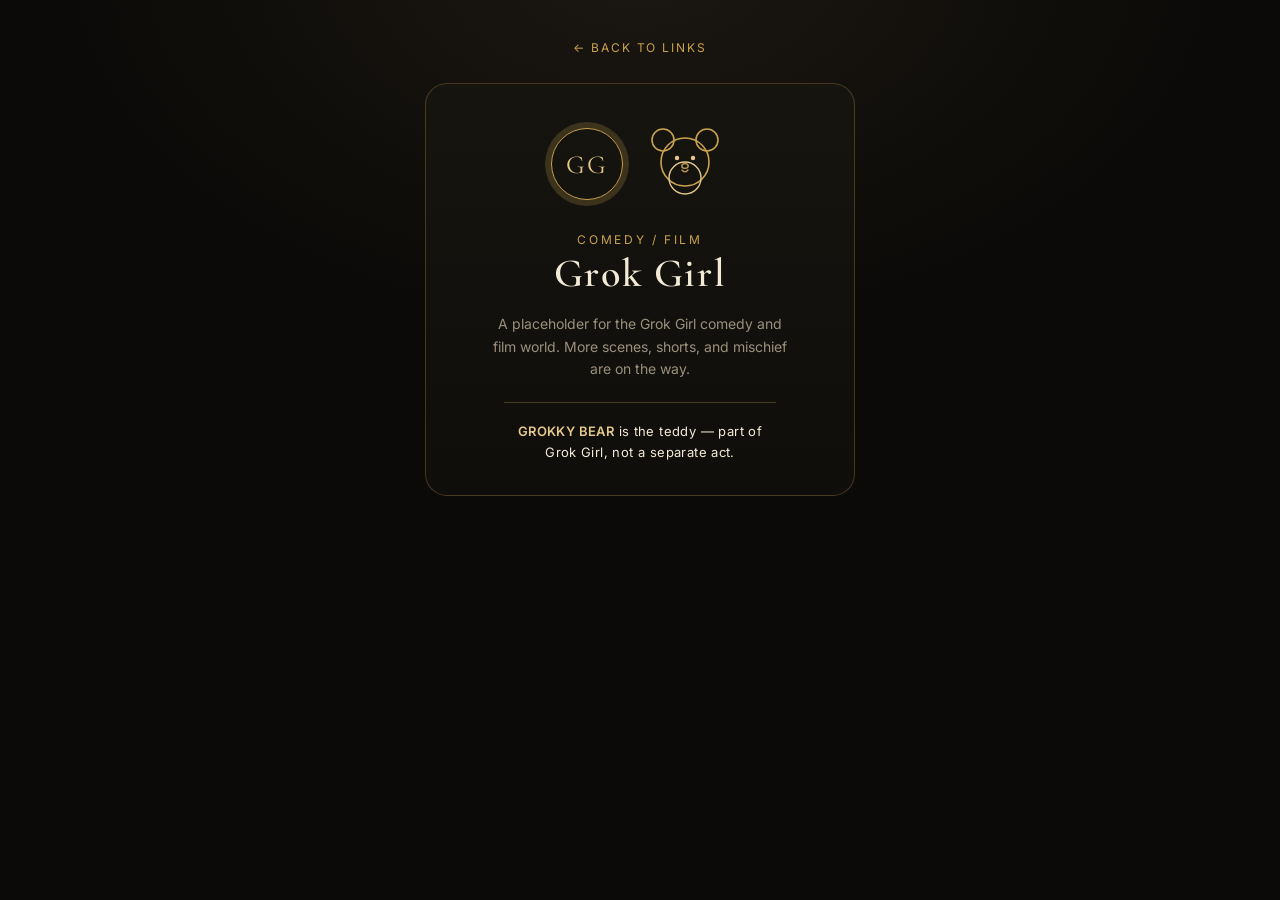
<file: grokgirl/index.html>
<!DOCTYPE html>
<html lang="en">
<head>
  <meta charset="UTF-8">
  <meta name="viewport" content="width=device-width, initial-scale=1.0, viewport-fit=cover">
  <meta name="theme-color" content="#0b0a08">
  <meta name="description" content="Grok Girl — comedy and film. GROKKY BEAR is the teddy, part of Grok Girl.">
  <title>Grok Girl · Comedy / Film</title>
  <link rel="preconnect" href="https://fonts.googleapis.com">
  <link rel="preconnect" href="https://fonts.gstatic.com" crossorigin>
  <link href="https://fonts.googleapis.com/css2?family=Cormorant+Garamond:wght@500;600;700&family=Inter:wght@400;500;600&display=swap" rel="stylesheet">
  <style>
    :root {
      --ink: #0b0a08;
      --gold: #c9a24d;
      --gold-soft: #e4c98a;
      --gold-dim: rgba(201, 162, 77, 0.22);
      --line: rgba(201, 162, 77, 0.28);
      --text: #f3ead6;
      --muted: #9a907c;
    }

    * { box-sizing: border-box; margin: 0; padding: 0; }

    html, body {
      min-height: 100%;
      background: radial-gradient(1000px 640px at 50% -8%, #1c1812 0%, var(--ink) 58%);
      color: var(--text);
      font-family: Inter, system-ui, sans-serif;
    }

    body {
      display: flex;
      justify-content: center;
      padding: 36px 16px 56px;
    }

    .wrap {
      width: 100%;
      max-width: 430px;
      text-align: center;
    }

    .back {
      display: inline-block;
      margin-bottom: 28px;
      color: var(--gold);
      text-decoration: none;
      font-size: 12px;
      letter-spacing: 0.16em;
      text-transform: uppercase;
    }

    .stage {
      border: 1px solid var(--line);
      background: linear-gradient(180deg, #16140f, #100e0b);
      border-radius: 22px;
      padding: 36px 22px 32px;
    }

    .marks {
      display: flex;
      align-items: center;
      justify-content: center;
      gap: 18px;
      margin-bottom: 22px;
    }

    .gg {
      width: 72px;
      height: 72px;
      border-radius: 50%;
      border: 1px solid var(--gold);
      box-shadow: 0 0 0 6px var(--gold-dim);
      display: grid;
      place-items: center;
      font-family: "Cormorant Garamond", Georgia, serif;
      font-size: 26px;
      letter-spacing: 0.08em;
      color: var(--gold-soft);
    }

    .teddy {
      width: 88px;
      height: 88px;
    }

    h1 {
      font-family: "Cormorant Garamond", Georgia, serif;
      font-size: 40px;
      font-weight: 600;
      letter-spacing: 0.04em;
    }

    .kicker {
      margin-top: 8px;
      color: var(--gold);
      font-size: 12px;
      letter-spacing: 0.22em;
      text-transform: uppercase;
    }

    p {
      margin: 16px auto 0;
      max-width: 34ch;
      color: var(--muted);
      font-size: 14px;
      line-height: 1.6;
    }

    .note {
      margin-top: 22px;
      padding-top: 18px;
      border-top: 1px solid var(--line);
      color: var(--text);
      font-size: 13px;
      letter-spacing: 0.03em;
    }

    .note strong {
      color: var(--gold-soft);
      font-weight: 600;
    }
  </style>
</head>
<body>
  <main class="wrap">
    <a class="back" href="/links/">← Back to links</a>
    <section class="stage">
      <div class="marks">
        <div class="gg" aria-hidden="true">GG</div>
        <svg class="teddy" viewBox="0 0 88 88" fill="none" xmlns="http://www.w3.org/2000/svg" role="img" aria-label="GROKKY BEAR, a simple teddy mark">
          <circle cx="22" cy="20" r="11" stroke="#c9a24d" stroke-width="1.6"/>
          <circle cx="66" cy="20" r="11" stroke="#c9a24d" stroke-width="1.6"/>
          <circle cx="44" cy="42" r="24" stroke="#c9a24d" stroke-width="1.6"/>
          <circle cx="44" cy="58" r="16" stroke="#e4c98a" stroke-width="1.4"/>
          <circle cx="36" cy="38" r="2.2" fill="#e4c98a"/>
          <circle cx="52" cy="38" r="2.2" fill="#e4c98a"/>
          <ellipse cx="44" cy="46" rx="3.2" ry="2.4" stroke="#c9a24d" stroke-width="1.3"/>
          <path d="M41 50c2 2.4 4 2.4 6 0" stroke="#c9a24d" stroke-width="1.3" stroke-linecap="round"/>
        </svg>
      </div>
      <p class="kicker">Comedy / Film</p>
      <h1>Grok Girl</h1>
      <p>A placeholder for the Grok Girl comedy and film world. More scenes, shorts, and mischief are on the way.</p>
      <p class="note"><strong>GROKKY BEAR</strong> is the teddy — part of Grok Girl, not a separate act.</p>
    </section>
  </main>
</body>
</html>
</file>
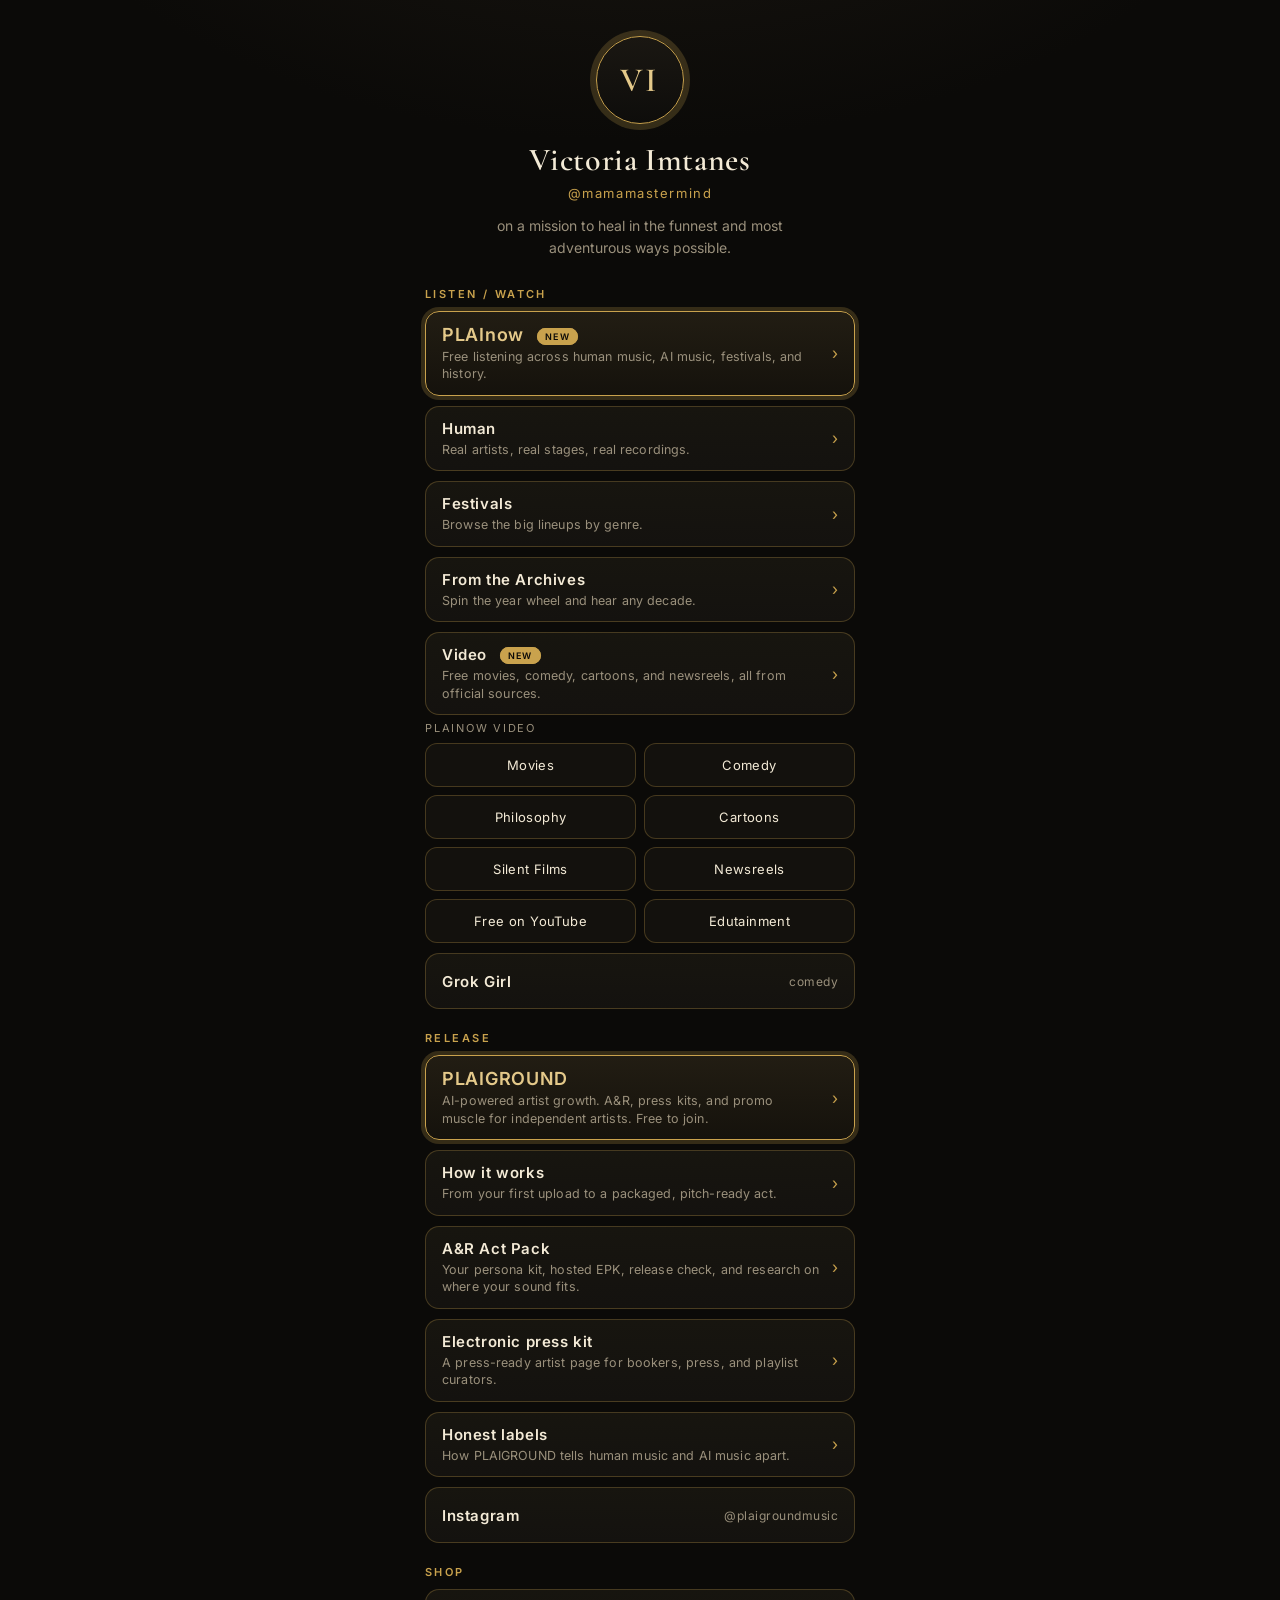
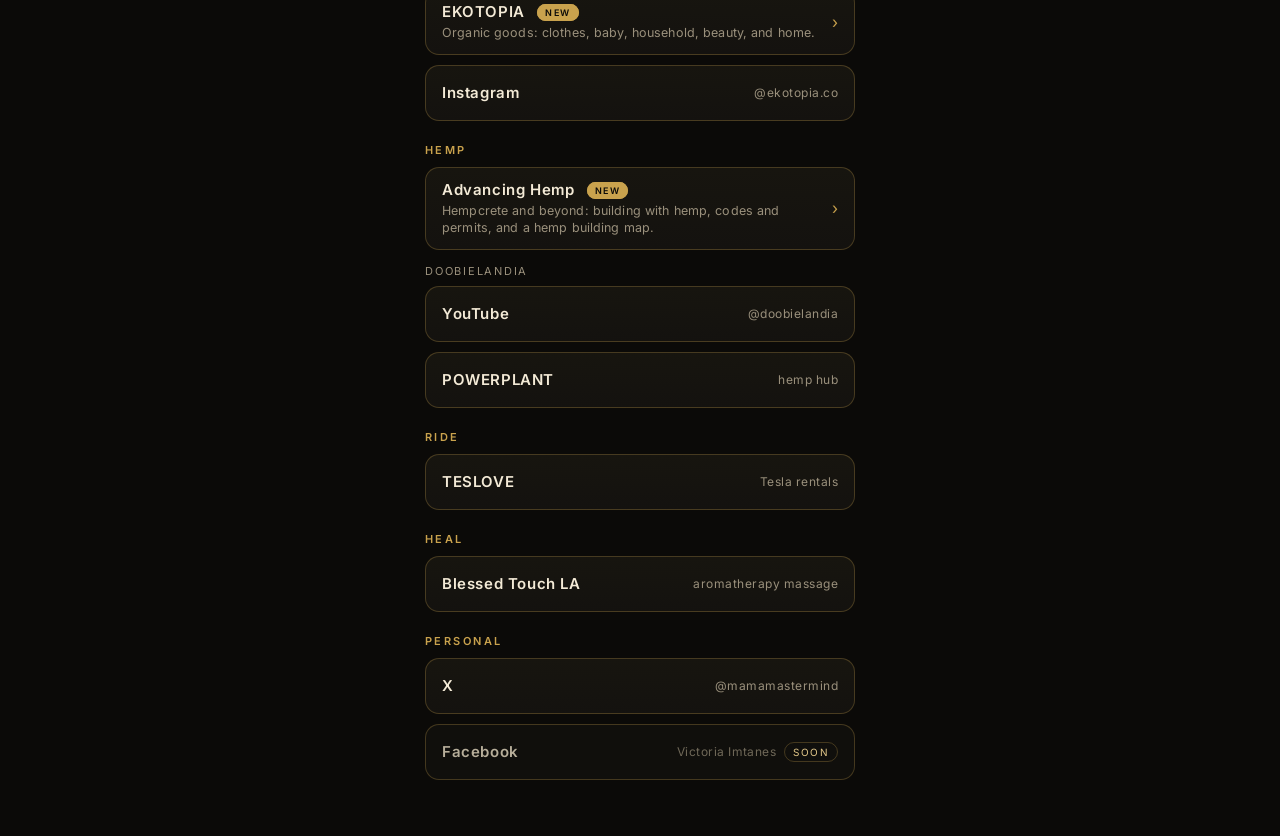
<file: links/index.html>
<!DOCTYPE html>
<html lang="en">
<head>
  <meta charset="UTF-8">
  <meta name="viewport" content="width=device-width, initial-scale=1.0, viewport-fit=cover">
  <meta name="theme-color" content="#0b0a08">
  <meta name="description" content="Victoria Imtanes — @mamamastermind. PLAInow, PLAIGROUND, EKOTOPIA organic goods, comedy, Tesla rentals, hemp, and healing.">
  <title>Victoria Imtanes · @mamamastermind</title>
  <link rel="preconnect" href="https://fonts.googleapis.com">
  <link rel="preconnect" href="https://fonts.gstatic.com" crossorigin>
  <link href="https://fonts.googleapis.com/css2?family=Cormorant+Garamond:wght@500;600;700&family=Inter:wght@400;500;600&display=swap" rel="stylesheet">
  <style>
    :root {
      --ink: #0b0a08;
      --ink-2: #14120f;
      --gold: #c9a24d;
      --gold-soft: #e4c98a;
      --gold-dim: rgba(201, 162, 77, 0.22);
      --line: rgba(201, 162, 77, 0.28);
      --text: #f3ead6;
      --muted: #9a907c;
      --soon: #6f6858;
    }

    * { box-sizing: border-box; margin: 0; padding: 0; }

    html, body {
      min-height: 100%;
      background: radial-gradient(1200px 700px at 50% -10%, #1c1812 0%, var(--ink) 55%);
      color: var(--text);
      font-family: Inter, system-ui, sans-serif;
    }

    body {
      display: flex;
      justify-content: center;
      padding: 36px 16px 56px;
    }

    .wrap {
      width: 100%;
      max-width: 430px;
    }

    header {
      text-align: center;
      margin-bottom: 28px;
    }

    .mono {
      width: 88px;
      height: 88px;
      margin: 0 auto 18px;
      border-radius: 50%;
      border: 1px solid var(--gold);
      box-shadow: 0 0 0 6px var(--gold-dim);
      display: grid;
      place-items: center;
      font-family: "Cormorant Garamond", Georgia, serif;
      font-size: 34px;
      font-weight: 600;
      letter-spacing: 0.08em;
      color: var(--gold-soft);
      background: linear-gradient(180deg, #1a1712, #0e0d0b);
    }

    h1 {
      font-family: "Cormorant Garamond", Georgia, serif;
      font-size: 32px;
      font-weight: 600;
      letter-spacing: 0.02em;
      line-height: 1.1;
    }

    .handle {
      margin-top: 8px;
      color: var(--gold);
      font-size: 13px;
      letter-spacing: 0.12em;
      text-transform: lowercase;
    }

    .bio {
      margin: 14px auto 0;
      max-width: 34ch;
      color: var(--muted);
      font-size: 14px;
      line-height: 1.55;
    }

    section + section { margin-top: 22px; }

    .label {
      display: block;
      margin-bottom: 10px;
      color: var(--gold);
      font-size: 11px;
      font-weight: 600;
      letter-spacing: 0.22em;
    }

    .stack { display: grid; gap: 10px; }

    a.btn, button.btn {
      min-height: 56px;
      width: 100%;
      display: flex;
      align-items: center;
      justify-content: space-between;
      gap: 12px;
      padding: 12px 16px;
      border-radius: 14px;
      border: 1px solid var(--line);
      background: linear-gradient(180deg, #17150f, var(--ink-2));
      color: var(--text);
      text-decoration: none;
      text-align: left;
      cursor: pointer;
      font: inherit;
      transition: border-color 0.2s ease, transform 0.2s ease, background 0.2s ease;
    }

    a.btn:hover, a.btn:focus-visible {
      border-color: var(--gold);
      transform: translateY(-1px);
    }

    .btn strong {
      display: block;
      font-size: 15px;
      font-weight: 600;
      letter-spacing: 0.04em;
    }

    .btn em, .meta {
      font-style: normal;
      color: var(--muted);
      font-size: 12px;
      letter-spacing: 0.04em;
    }

    .right {
      display: flex;
      align-items: center;
      gap: 8px;
      flex-shrink: 0;
    }

    .chip {
      border: 1px solid var(--line);
      color: var(--gold-soft);
      border-radius: 999px;
      padding: 3px 8px;
      font-size: 10px;
      letter-spacing: 0.14em;
      text-transform: uppercase;
    }

    .btn.soon {
      color: var(--soon);
      background: #100f0c;
      cursor: default;
    }

    .btn.soon strong { color: #b7ae9a; }
    .btn.soon .meta { color: var(--soon); }

    .toast {
      position: fixed;
      left: 50%;
      bottom: 24px;
      transform: translateX(-50%) translateY(12px);
      opacity: 0;
      pointer-events: none;
      background: #1b1812;
      color: var(--gold-soft);
      border: 1px solid var(--line);
      border-radius: 999px;
      padding: 10px 16px;
      font-size: 13px;
      letter-spacing: 0.04em;
      transition: opacity 0.2s ease, transform 0.2s ease;
      z-index: 20;
    }

    .toast.show {
      opacity: 1;
      transform: translateX(-50%) translateY(0);
    }

    .new {
      margin-left: 8px;
      border: 1px solid var(--gold);
      color: var(--ink);
      background: var(--gold);
      border-radius: 999px;
      padding: 2px 7px;
      font-size: 9px;
      letter-spacing: 0.16em;
      vertical-align: 1px;
    }

    a.btn.feature {
      min-height: 76px;
      border-color: var(--gold);
      background: linear-gradient(180deg, #221d13, #15120c);
      box-shadow: 0 0 0 4px var(--gold-dim);
    }

    a.btn.feature strong { font-size: 18px; color: var(--gold-soft); }

    .btn .blurb {
      display: block;
      margin-top: 3px;
      color: var(--muted);
      font-size: 12.5px;
      line-height: 1.4;
      letter-spacing: 0.01em;
    }

    .btn .arrow {
      color: var(--gold);
      font-size: 16px;
      flex-shrink: 0;
    }

    .sub {
      display: block;
      margin: 6px 0 8px;
      color: var(--muted);
      font-size: 11px;
      letter-spacing: 0.16em;
    }

    .chips {
      display: grid;
      grid-template-columns: repeat(2, minmax(0, 1fr));
      gap: 8px;
    }

    a.pill {
      min-height: 44px;
      display: flex;
      align-items: center;
      justify-content: center;
      padding: 8px 10px;
      border-radius: 12px;
      border: 1px solid var(--line);
      background: #13110d;
      color: var(--text);
      text-decoration: none;
      font-size: 13px;
      letter-spacing: 0.03em;
      text-align: center;
      transition: border-color 0.2s ease;
    }

    a.pill:hover, a.pill:focus-visible { border-color: var(--gold); }
  </style>
</head>
<body>
  <main class="wrap">
    <header>
      <div class="mono" aria-hidden="true">VI</div>
      <h1>Victoria Imtanes</h1>
      <p class="handle">@mamamastermind</p>
      <p class="bio">on a mission to heal in the funnest and most adventurous ways possible.</p>
    </header>

    <section>
      <span class="label">LISTEN / WATCH</span>
      <div class="stack">
        <a class="btn feature" href="https://www.plainow.com/" target="_blank" rel="noopener noreferrer">
          <span><strong>PLAInow <span class="new">NEW</span></strong><span class="blurb">Free listening across human music, AI music, festivals, and history.</span></span>
          <span class="arrow" aria-hidden="true">&rsaquo;</span>
        </a>
        <a class="btn" href="https://www.plainow.com/human" target="_blank" rel="noopener noreferrer">
          <span><strong>Human</strong><span class="blurb">Real artists, real stages, real recordings.</span></span>
          <span class="arrow" aria-hidden="true">&rsaquo;</span>
        </a>
        <a class="btn" href="https://www.plainow.com/festivals/major" target="_blank" rel="noopener noreferrer">
          <span><strong>Festivals</strong><span class="blurb">Browse the big lineups by genre.</span></span>
          <span class="arrow" aria-hidden="true">&rsaquo;</span>
        </a>
        <a class="btn" href="https://www.plainow.com/archive/explore" target="_blank" rel="noopener noreferrer">
          <span><strong>From the Archives</strong><span class="blurb">Spin the year wheel and hear any decade.</span></span>
          <span class="arrow" aria-hidden="true">&rsaquo;</span>
        </a>
        <a class="btn" href="https://www.plainow.com/video" target="_blank" rel="noopener noreferrer">
          <span><strong>Video <span class="new">NEW</span></strong><span class="blurb">Free movies, comedy, cartoons, and newsreels, all from official sources.</span></span>
          <span class="arrow" aria-hidden="true">&rsaquo;</span>
        </a>
      </div>
      <span class="sub">PLAINOW VIDEO</span>
      <div class="chips">
          <a class="pill" href="https://www.plainow.com/video/movies" target="_blank" rel="noopener noreferrer">Movies</a>
          <a class="pill" href="https://www.plainow.com/video/comedy" target="_blank" rel="noopener noreferrer">Comedy</a>
          <a class="pill" href="https://www.plainow.com/video/philosophy" target="_blank" rel="noopener noreferrer">Philosophy</a>
          <a class="pill" href="https://www.plainow.com/video/cartoons" target="_blank" rel="noopener noreferrer">Cartoons</a>
          <a class="pill" href="https://www.plainow.com/video/silent-films" target="_blank" rel="noopener noreferrer">Silent Films</a>
          <a class="pill" href="https://www.plainow.com/video/newsreels" target="_blank" rel="noopener noreferrer">Newsreels</a>
          <a class="pill" href="https://www.plainow.com/video/free-youtube" target="_blank" rel="noopener noreferrer">Free on YouTube</a>
          <a class="pill" href="https://www.plainow.com/video/edutainment" target="_blank" rel="noopener noreferrer">Edutainment</a>
      </div>
      <div class="stack" style="margin-top: 10px;">
        <a class="btn" href="/grokgirl/">
          <span><strong>Grok Girl</strong></span>
          <span class="right"><span class="meta">comedy</span></span>
        </a>
      </div>
    </section>

    <section>
      <span class="label">RELEASE</span>
      <div class="stack">
        <a class="btn feature" href="https://www.wannaplai.com/" target="_blank" rel="noopener noreferrer">
          <span><strong>PLAIGROUND</strong><span class="blurb">AI-powered artist growth. A&R, press kits, and promo muscle for independent artists. Free to join.</span></span>
          <span class="arrow" aria-hidden="true">&rsaquo;</span>
        </a>
        <a class="btn" href="https://www.wannaplai.com/how-it-works.html" target="_blank" rel="noopener noreferrer">
          <span><strong>How it works</strong><span class="blurb">From your first upload to a packaged, pitch-ready act.</span></span>
          <span class="arrow" aria-hidden="true">&rsaquo;</span>
        </a>
        <a class="btn" href="https://www.wannaplai.com/ar.html" target="_blank" rel="noopener noreferrer">
          <span><strong>A&R Act Pack</strong><span class="blurb">Your persona kit, hosted EPK, release check, and research on where your sound fits.</span></span>
          <span class="arrow" aria-hidden="true">&rsaquo;</span>
        </a>
        <a class="btn" href="https://www.wannaplai.com/epk.html" target="_blank" rel="noopener noreferrer">
          <span><strong>Electronic press kit</strong><span class="blurb">A press-ready artist page for bookers, press, and playlist curators.</span></span>
          <span class="arrow" aria-hidden="true">&rsaquo;</span>
        </a>
        <a class="btn" href="https://www.wannaplai.com/transparency.html" target="_blank" rel="noopener noreferrer">
          <span><strong>Honest labels</strong><span class="blurb">How PLAIGROUND tells human music and AI music apart.</span></span>
          <span class="arrow" aria-hidden="true">&rsaquo;</span>
        </a>
        <a class="btn" href="https://www.instagram.com/plaigroundmusic" target="_blank" rel="noopener noreferrer">
          <span><strong>Instagram</strong></span>
          <span class="right"><span class="meta">@plaigroundmusic</span></span>
        </a>
      </div>
    </section>

    <section>
      <span class="label">SHOP</span>
      <div class="stack">
        <a class="btn" href="https://ekotopia.co/" target="_blank" rel="noopener noreferrer">
          <span><strong>EKOTOPIA <span class="new">NEW</span></strong><span class="blurb">Organic goods: clothes, baby, household, beauty, and home.</span></span>
          <span class="arrow" aria-hidden="true">&rsaquo;</span>
        </a>
        <a class="btn" href="https://www.instagram.com/ekotopia.co/" target="_blank" rel="noopener noreferrer">
          <span><strong>Instagram</strong></span>
          <span class="right"><span class="meta">@ekotopia.co</span></span>
        </a>
      </div>
    </section>

    <section>
      <span class="label">HEMP</span>
      <div class="stack">
        <a class="btn" href="https://advancinghemp.wordpress.com/" target="_blank" rel="noopener noreferrer">
          <span><strong>Advancing Hemp <span class="new">NEW</span></strong><span class="blurb">Hempcrete and beyond: building with hemp, codes and permits, and a hemp building map.</span></span>
          <span class="arrow" aria-hidden="true">&rsaquo;</span>
        </a>
      </div>
      <span class="sub" style="margin-top: 14px;">DOOBIELANDIA</span>
      <div class="stack">
        <a class="btn" href="https://www.youtube.com/@doobielandia" target="_blank" rel="noopener noreferrer">
          <span><strong>YouTube</strong></span>
          <span class="right"><span class="meta">@doobielandia</span></span>
        </a>
        <a class="btn" href="/powerplant/">
          <span><strong>POWERPLANT</strong></span>
          <span class="right"><span class="meta">hemp hub</span></span>
        </a>
      </div>
    </section>

    <section>
      <span class="label">RIDE</span>
      <div class="stack">
        <a class="btn" href="/teslove/">
          <span><strong>TESLOVE</strong></span>
          <span class="right"><span class="meta">Tesla rentals</span></span>
        </a>
      </div>
    </section>

    <section>
      <span class="label">HEAL</span>
      <div class="stack">
        <a class="btn" href="https://blessedtouchla.com" target="_blank" rel="noopener noreferrer">
          <span><strong>Blessed Touch LA</strong></span>
          <span class="right"><span class="meta">aromatherapy massage</span></span>
        </a>
      </div>
    </section>

    <section>
      <span class="label">PERSONAL</span>
      <div class="stack">
        <a class="btn" href="https://x.com/mamamastermind" target="_blank" rel="noopener noreferrer">
          <span><strong>X</strong></span>
          <span class="right"><span class="meta">@mamamastermind</span></span>
        </a>
        <button class="btn soon" type="button" data-toast="Facebook is coming soon.">
          <span><strong>Facebook</strong></span>
          <span class="right">
            <span class="meta">Victoria Imtanes</span>
            <span class="chip">soon</span>
          </span>
        </button>
      </div>
    </section>
  </main>

  <div class="toast" id="toast" role="status" aria-live="polite"></div>

  <script>
    const toast = document.getElementById("toast");
    let hideTimer;

    function showToast(message) {
      toast.textContent = message;
      toast.classList.add("show");
      clearTimeout(hideTimer);
      hideTimer = setTimeout(() => toast.classList.remove("show"), 2200);
    }

    document.querySelectorAll("[data-toast]").forEach((el) => {
      el.addEventListener("click", () => showToast(el.dataset.toast));
    });
  </script>
</body>
</html>
</file>
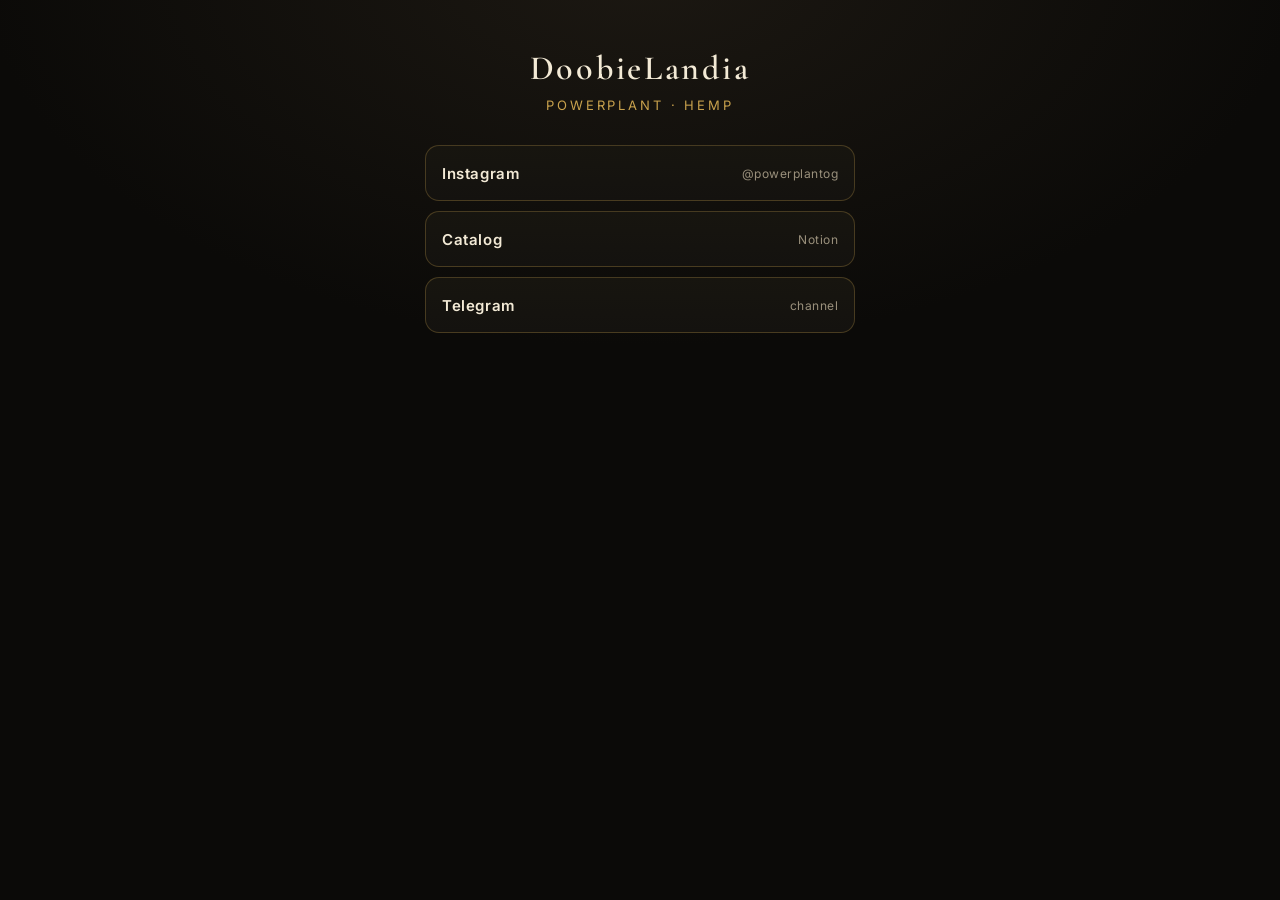
<file: powerplant/index.html>
<!DOCTYPE html>
<html lang="en">
<head>
  <meta charset="UTF-8">
  <meta name="viewport" content="width=device-width, initial-scale=1.0, viewport-fit=cover">
  <meta name="theme-color" content="#0b0a08">
  <meta name="description" content="DoobieLandia — POWERPLANT hemp. Instagram, catalog, and Telegram.">
  <title>DoobieLandia · POWERPLANT hemp</title>
  <link rel="preconnect" href="https://fonts.googleapis.com">
  <link rel="preconnect" href="https://fonts.gstatic.com" crossorigin>
  <link href="https://fonts.googleapis.com/css2?family=Cormorant+Garamond:wght@500;600;700&family=Inter:wght@400;500;600&display=swap" rel="stylesheet">
  <style>
    :root {
      --ink: #0b0a08;
      --ink-2: #14120f;
      --gold: #c9a24d;
      --gold-soft: #e4c98a;
      --gold-dim: rgba(201, 162, 77, 0.22);
      --line: rgba(201, 162, 77, 0.28);
      --text: #f3ead6;
      --muted: #9a907c;
    }

    * { box-sizing: border-box; margin: 0; padding: 0; }

    html, body {
      min-height: 100%;
      background: radial-gradient(1200px 700px at 50% -10%, #1c1812 0%, var(--ink) 55%);
      color: var(--text);
      font-family: Inter, system-ui, sans-serif;
    }

    body {
      display: flex;
      justify-content: center;
      padding: 48px 16px 56px;
    }

    .wrap {
      width: 100%;
      max-width: 430px;
    }

    header {
      text-align: center;
      margin-bottom: 32px;
    }

    h1 {
      font-family: "Cormorant Garamond", Georgia, serif;
      font-size: 34px;
      font-weight: 600;
      letter-spacing: 0.08em;
    }

    .sub {
      margin-top: 8px;
      color: var(--gold);
      font-size: 13px;
      letter-spacing: 0.22em;
      text-transform: uppercase;
    }

    .stack { display: grid; gap: 10px; }

    a.btn {
      min-height: 56px;
      width: 100%;
      display: flex;
      align-items: center;
      justify-content: space-between;
      gap: 12px;
      padding: 12px 16px;
      border-radius: 14px;
      border: 1px solid var(--line);
      background: linear-gradient(180deg, #17150f, var(--ink-2));
      color: var(--text);
      text-decoration: none;
    }

    a.btn:hover,
    a.btn:focus-visible {
      border-color: var(--gold);
    }

    .btn strong {
      display: block;
      font-size: 15px;
      font-weight: 600;
      letter-spacing: 0.04em;
    }

    .meta {
      color: var(--muted);
      font-size: 12px;
      letter-spacing: 0.04em;
    }
  </style>
</head>
<body>
  <main class="wrap">
    <header>
      <h1>DoobieLandia</h1>
      <p class="sub">POWERPLANT · hemp</p>
    </header>

    <div class="stack">
      <a class="btn" href="https://www.instagram.com/powerplantog/" target="_blank" rel="noopener noreferrer">
        <strong>Instagram</strong>
        <span class="meta">@powerplantog</span>
      </a>
      <a class="btn" href="https://windy-apple-20f.notion.site/DOOBIELANDIA-3ad837bd73a98035abbbc29ae2894653" target="_blank" rel="noopener noreferrer">
        <strong>Catalog</strong>
        <span class="meta">Notion</span>
      </a>
      <a class="btn" href="https://t.me/+gdidBSM9muRkN2Rh" target="_blank" rel="noopener noreferrer">
        <strong>Telegram</strong>
        <span class="meta">channel</span>
      </a>
    </div>
  </main>
</body>
</html>
</file>
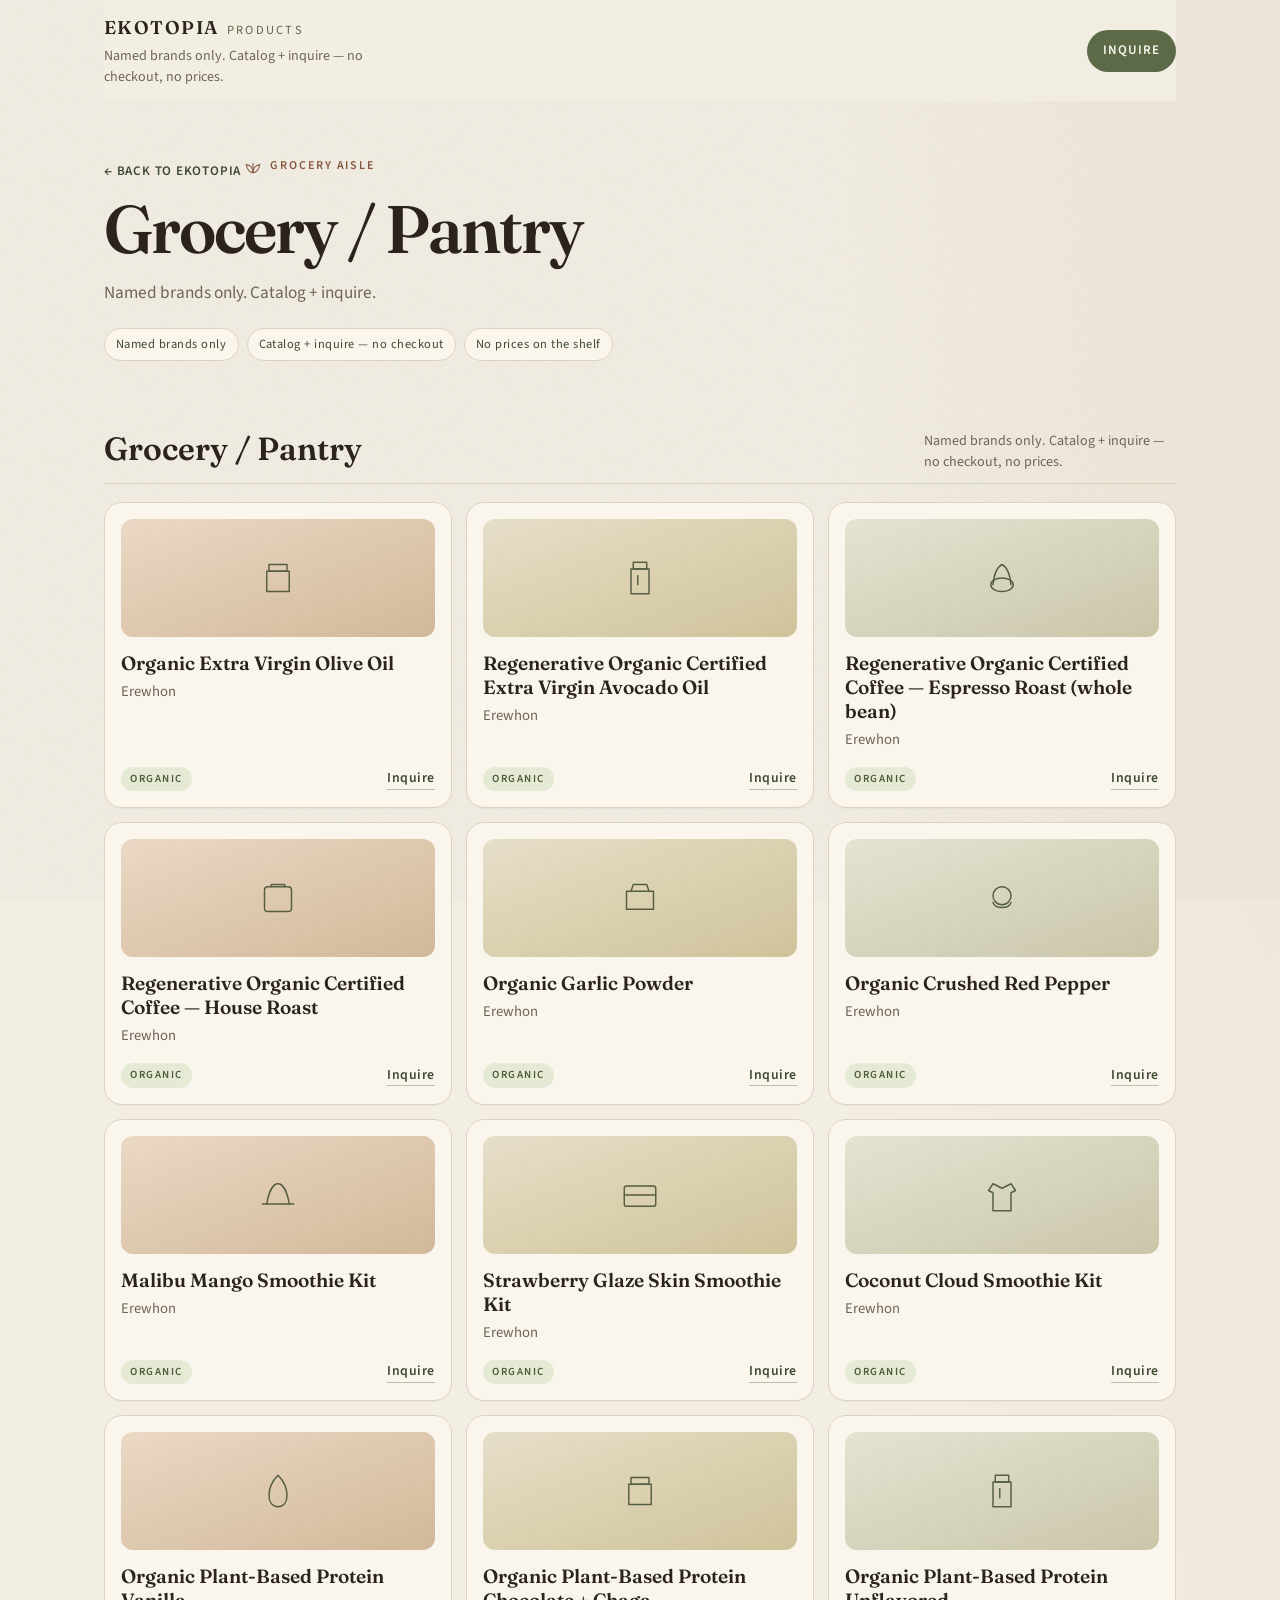
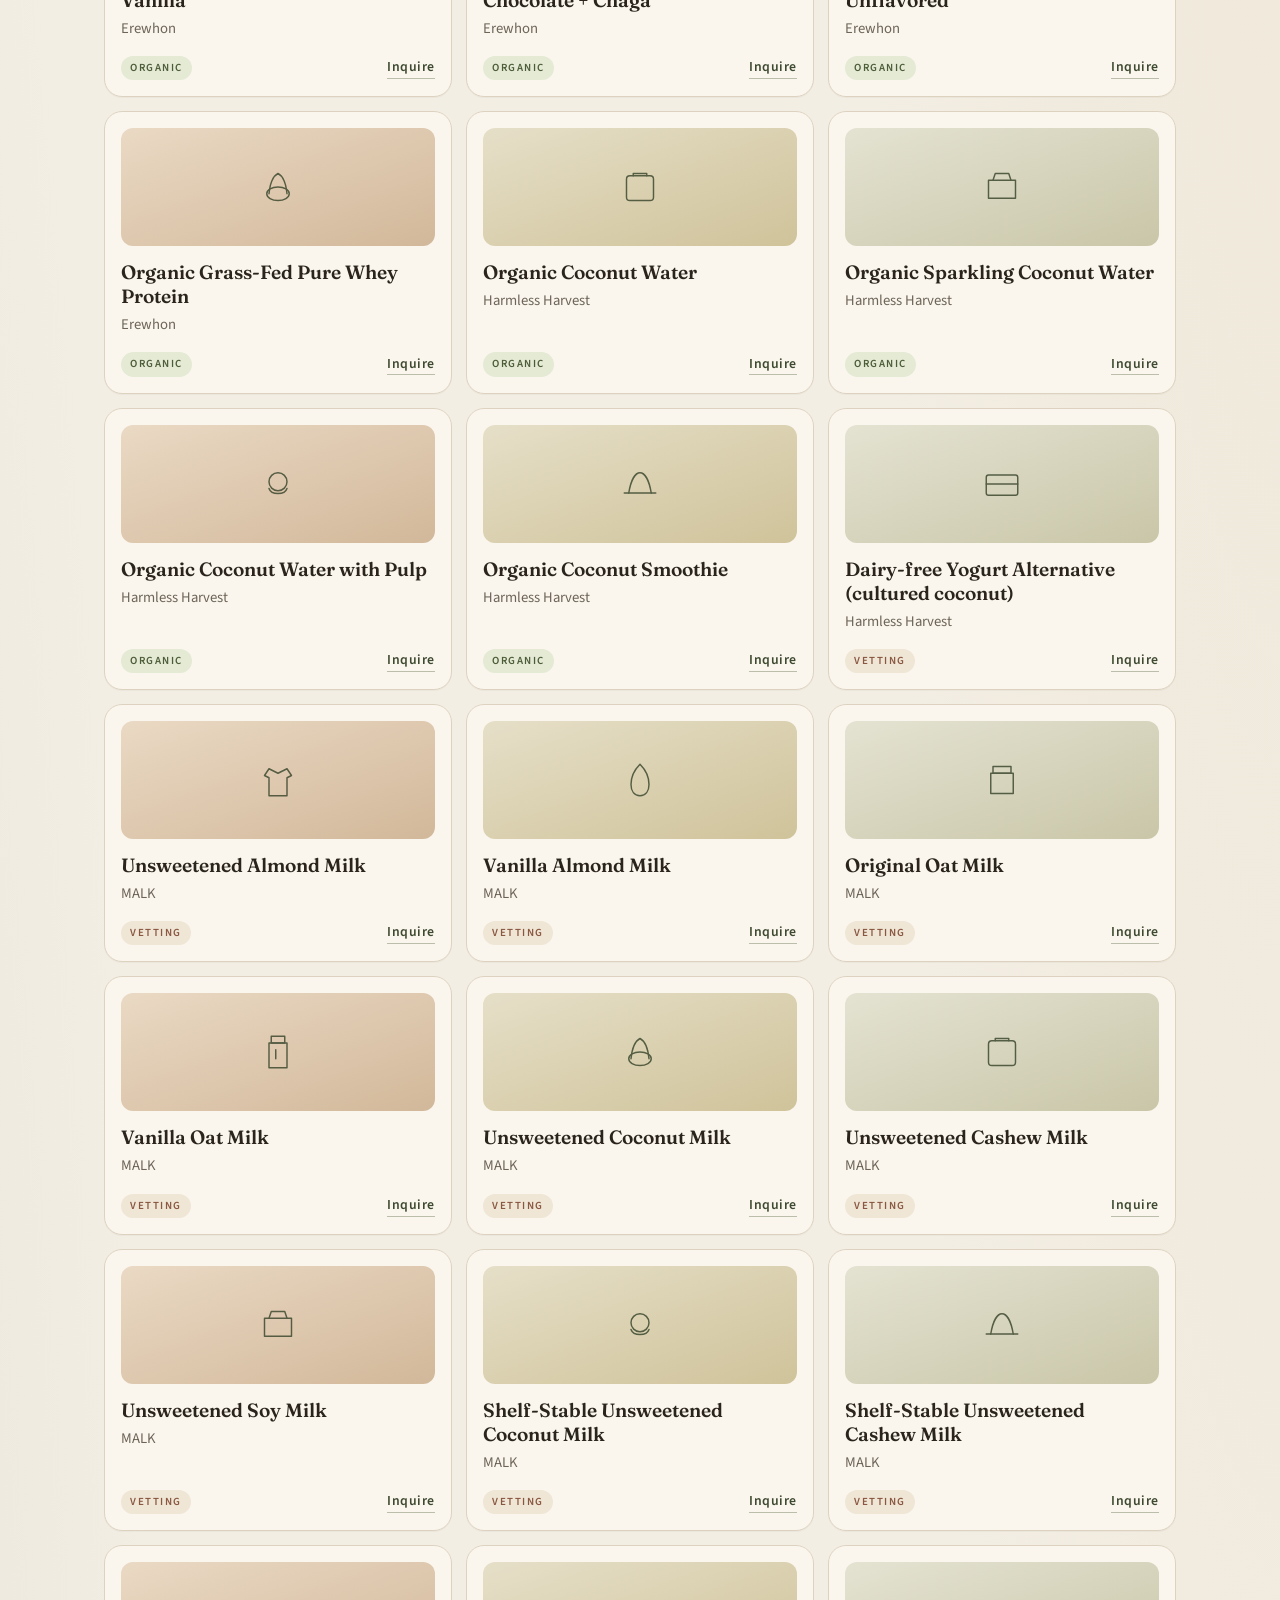
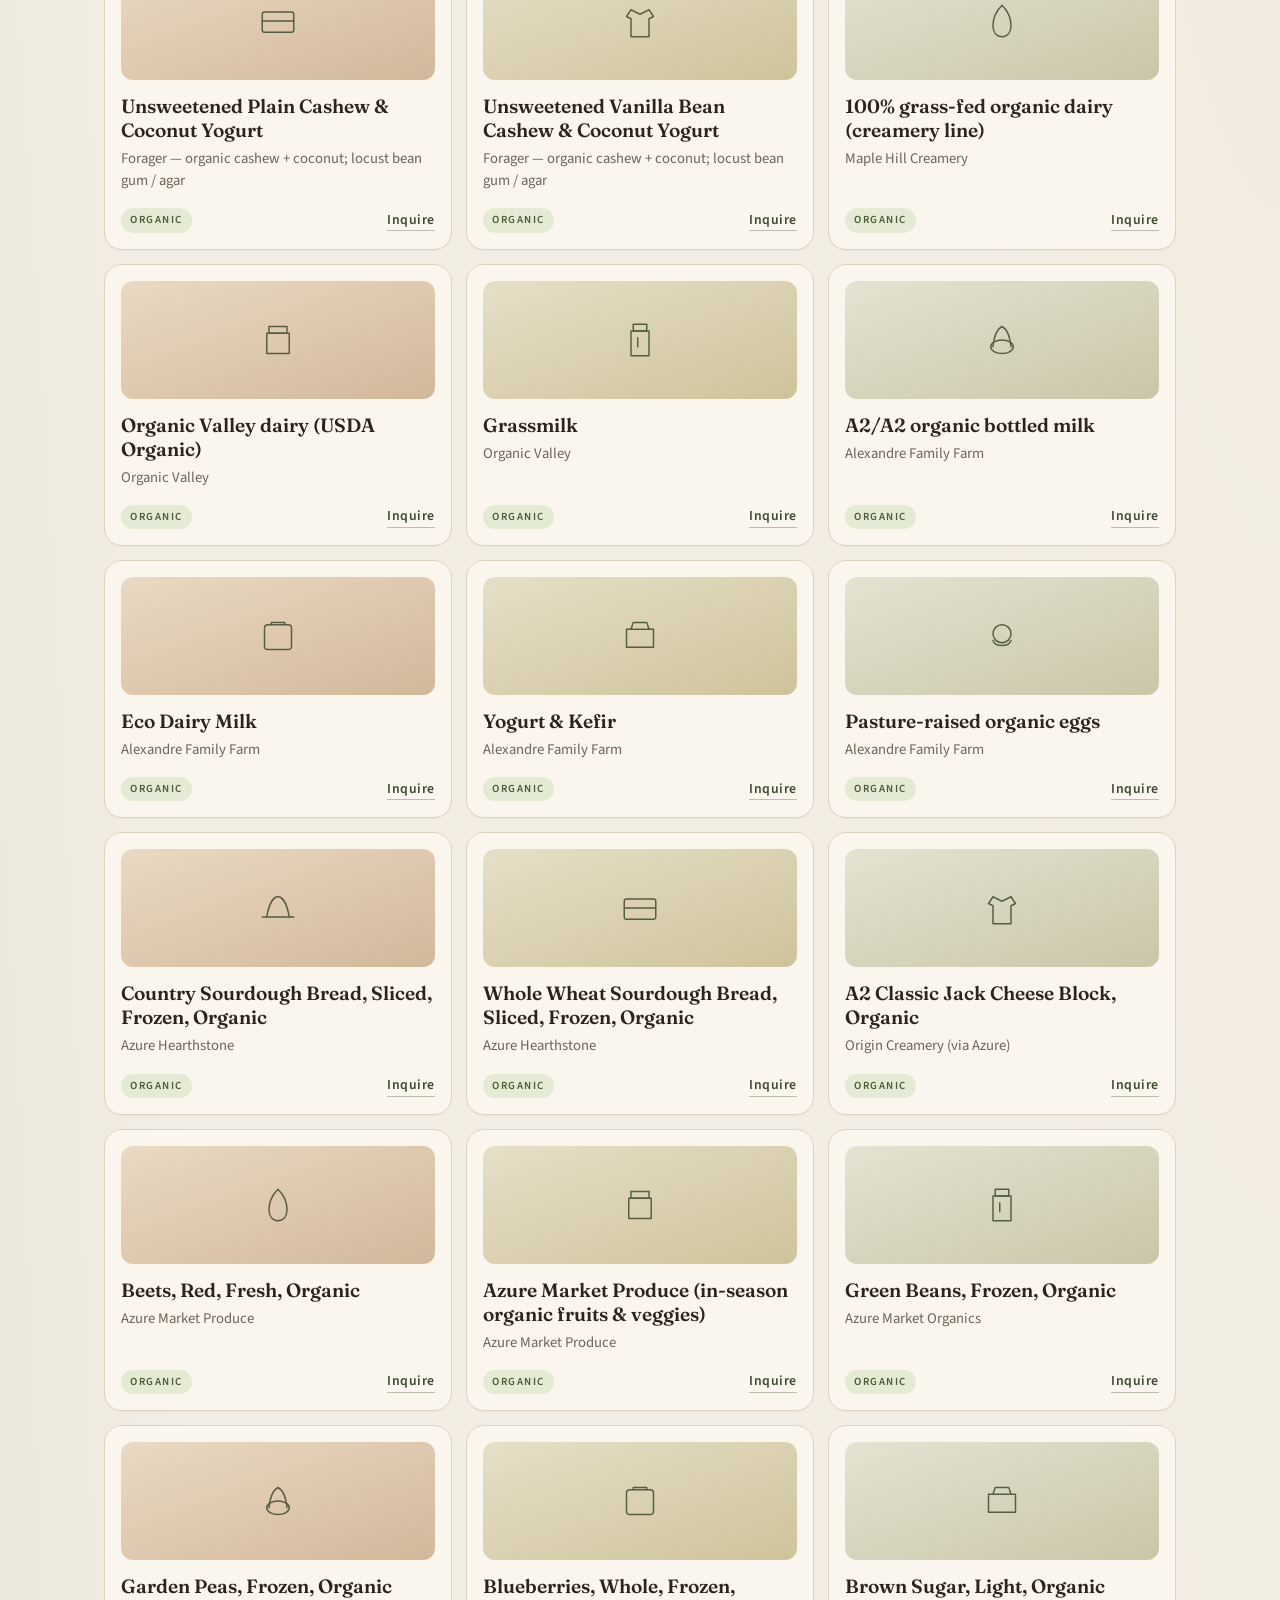
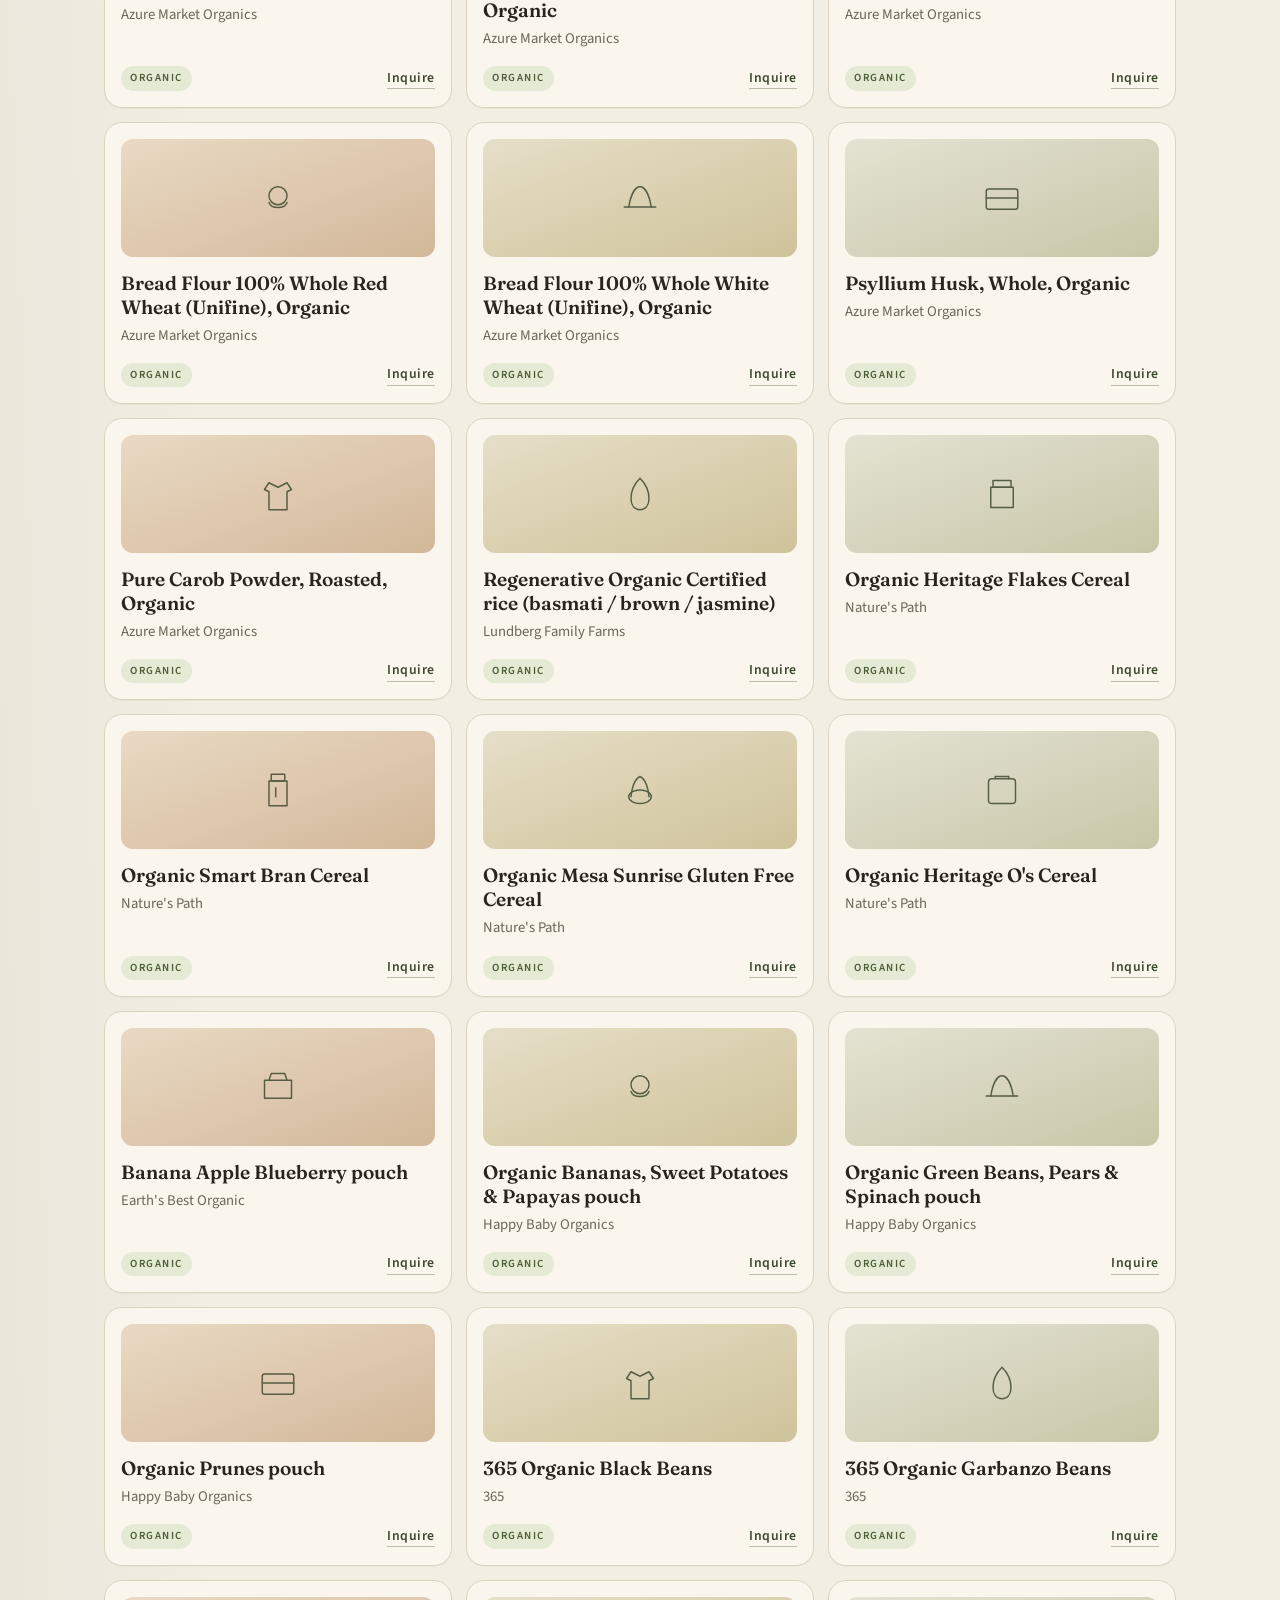
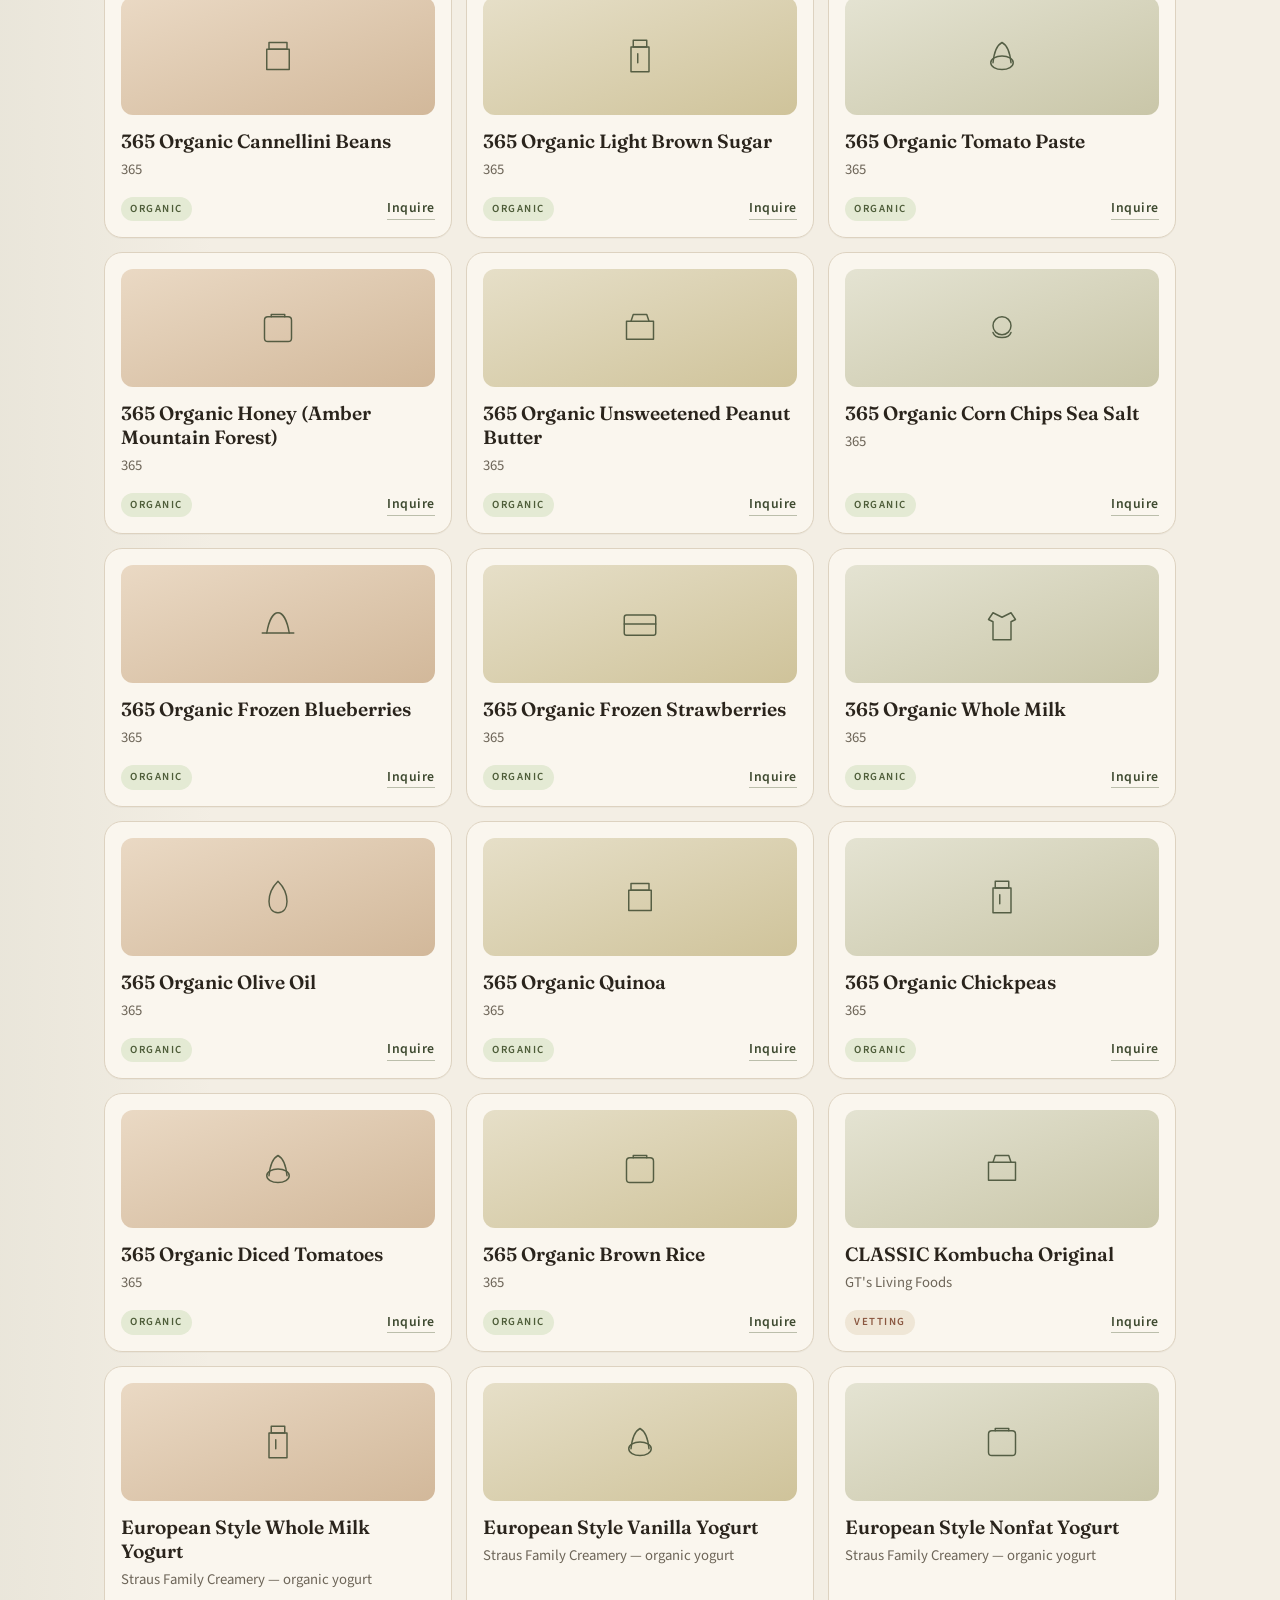
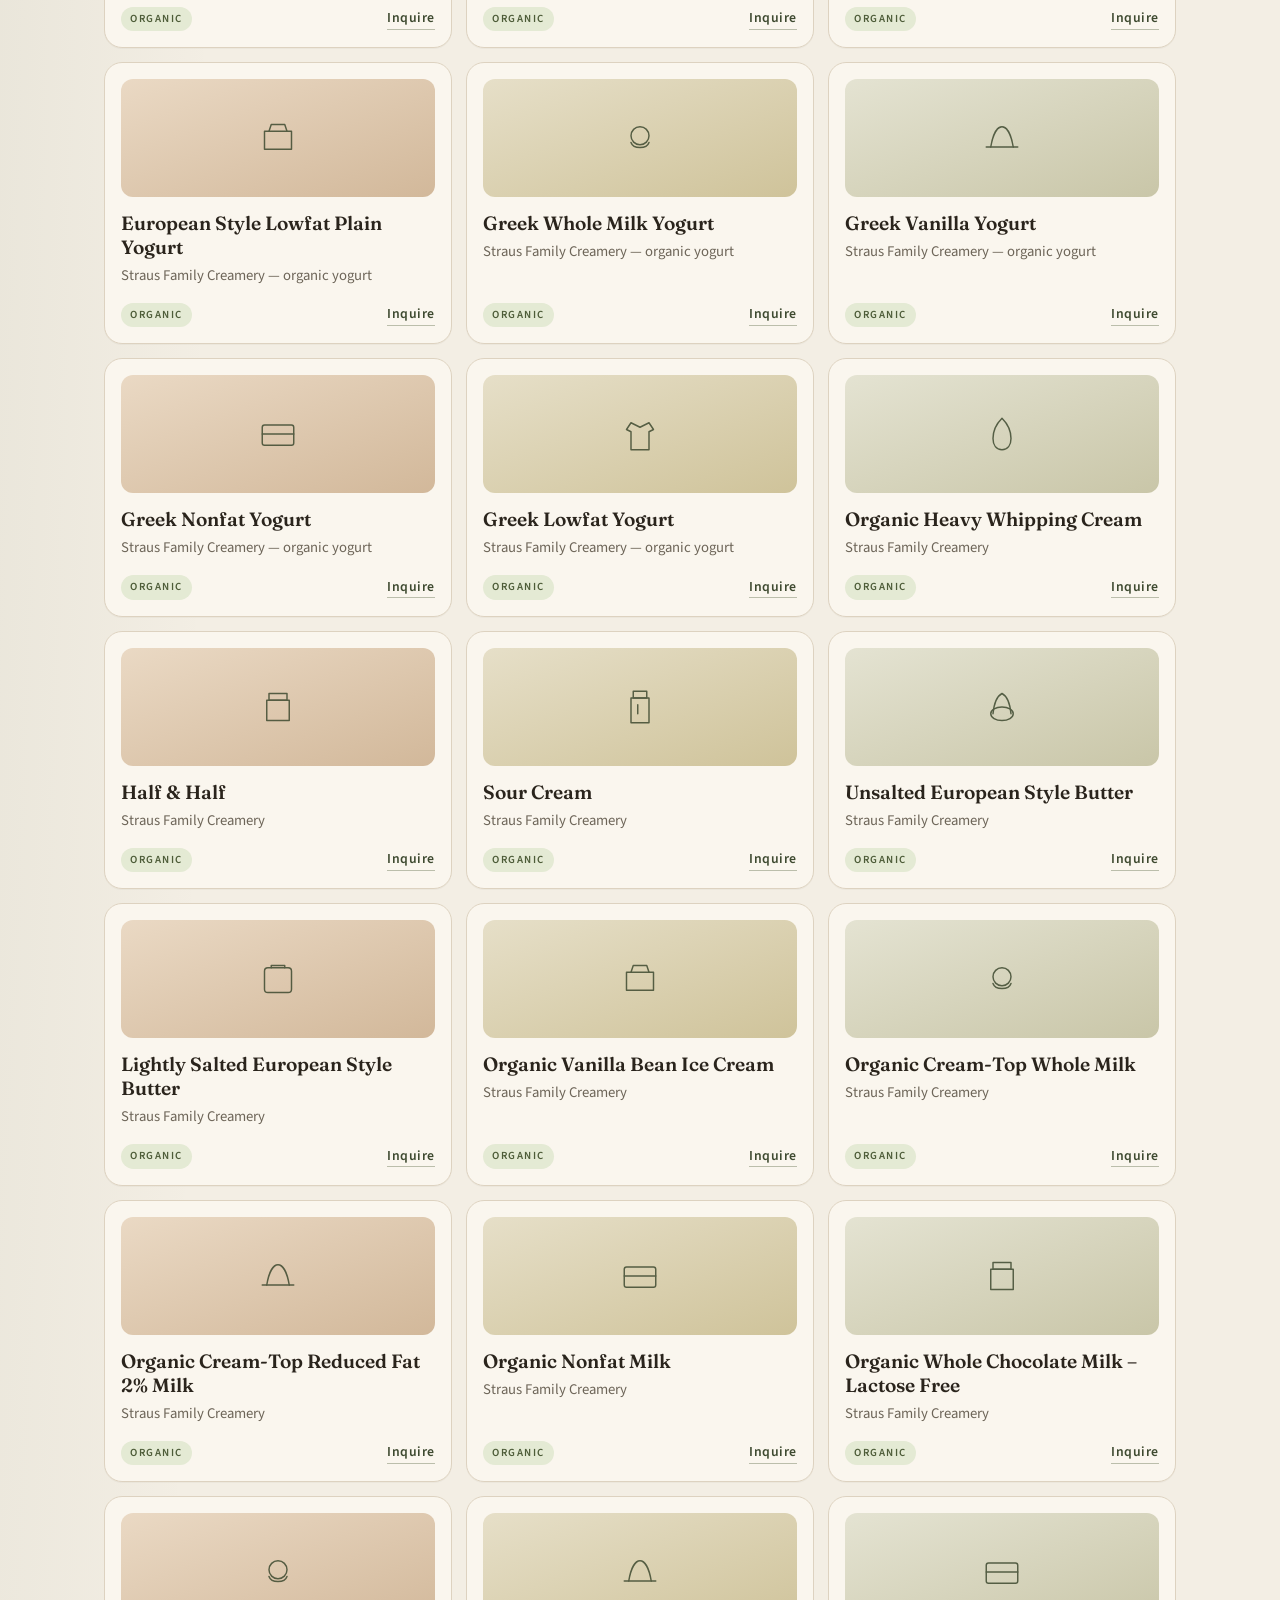
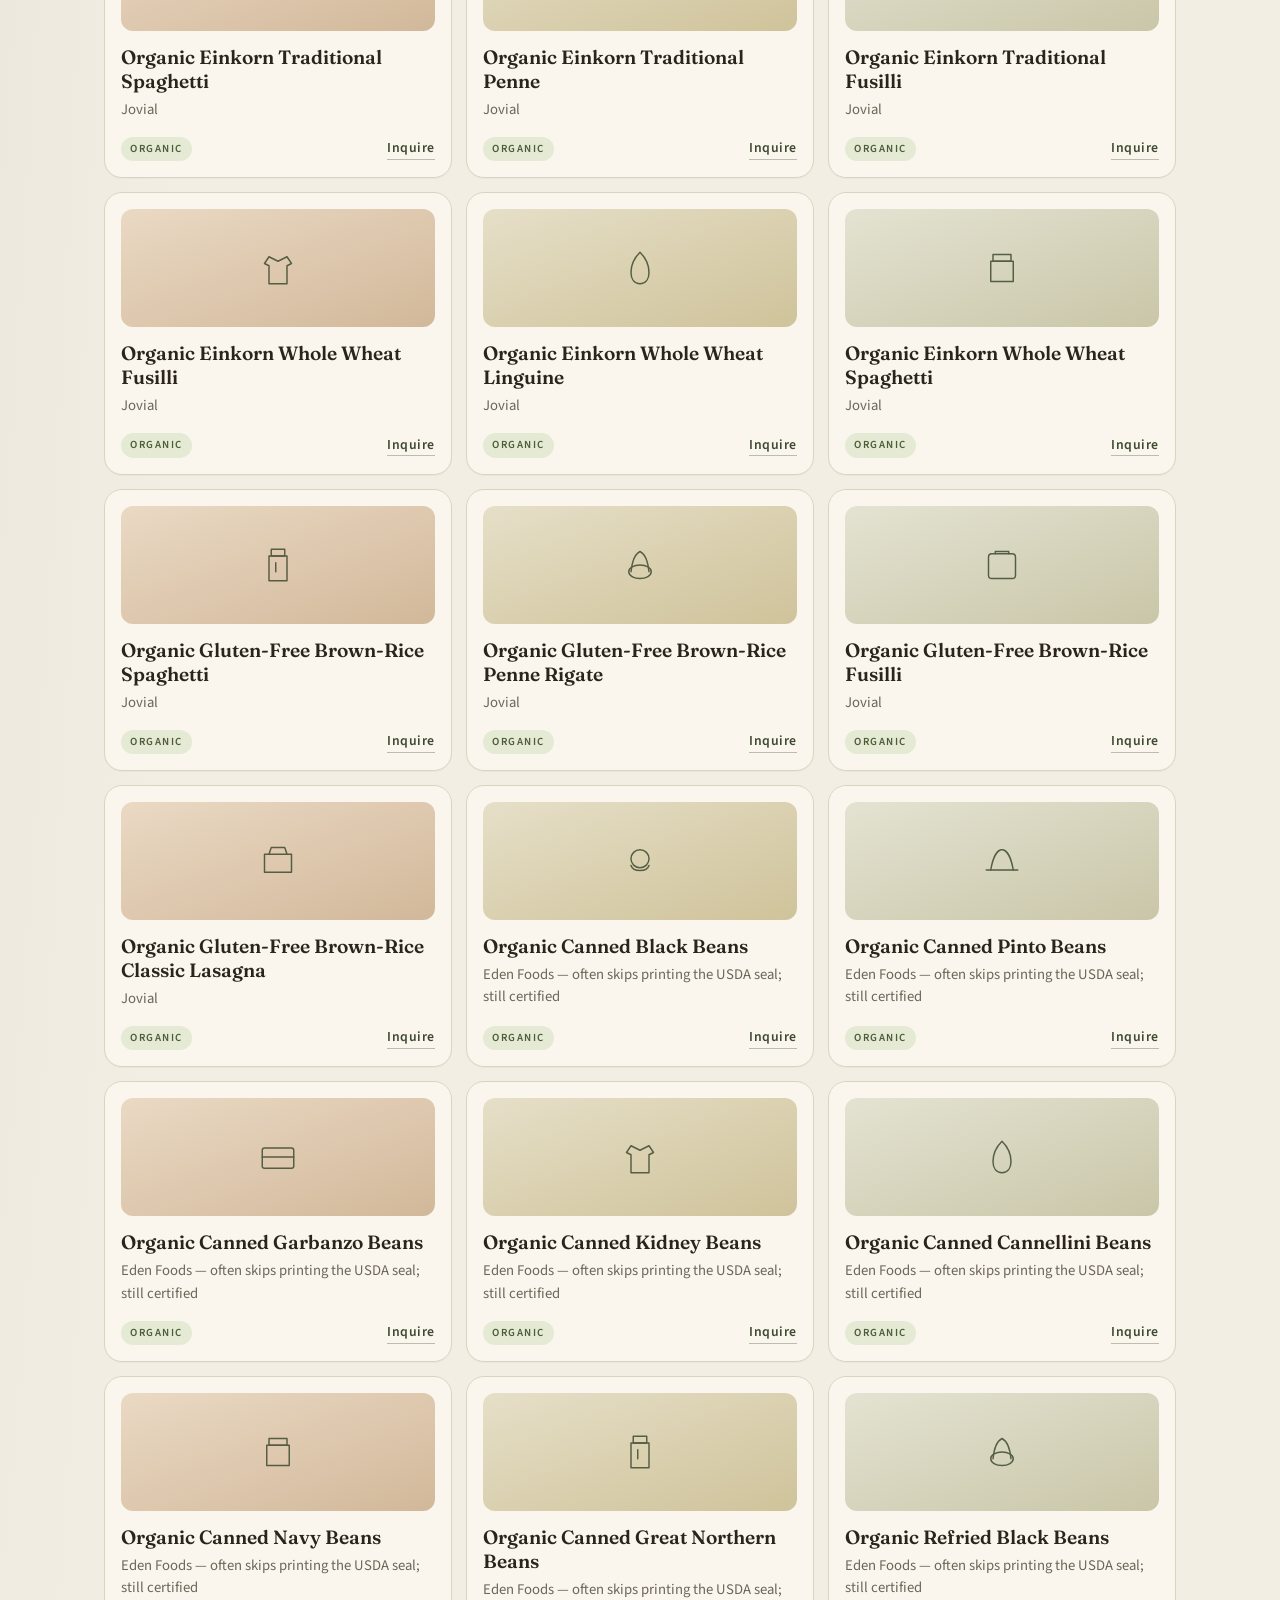
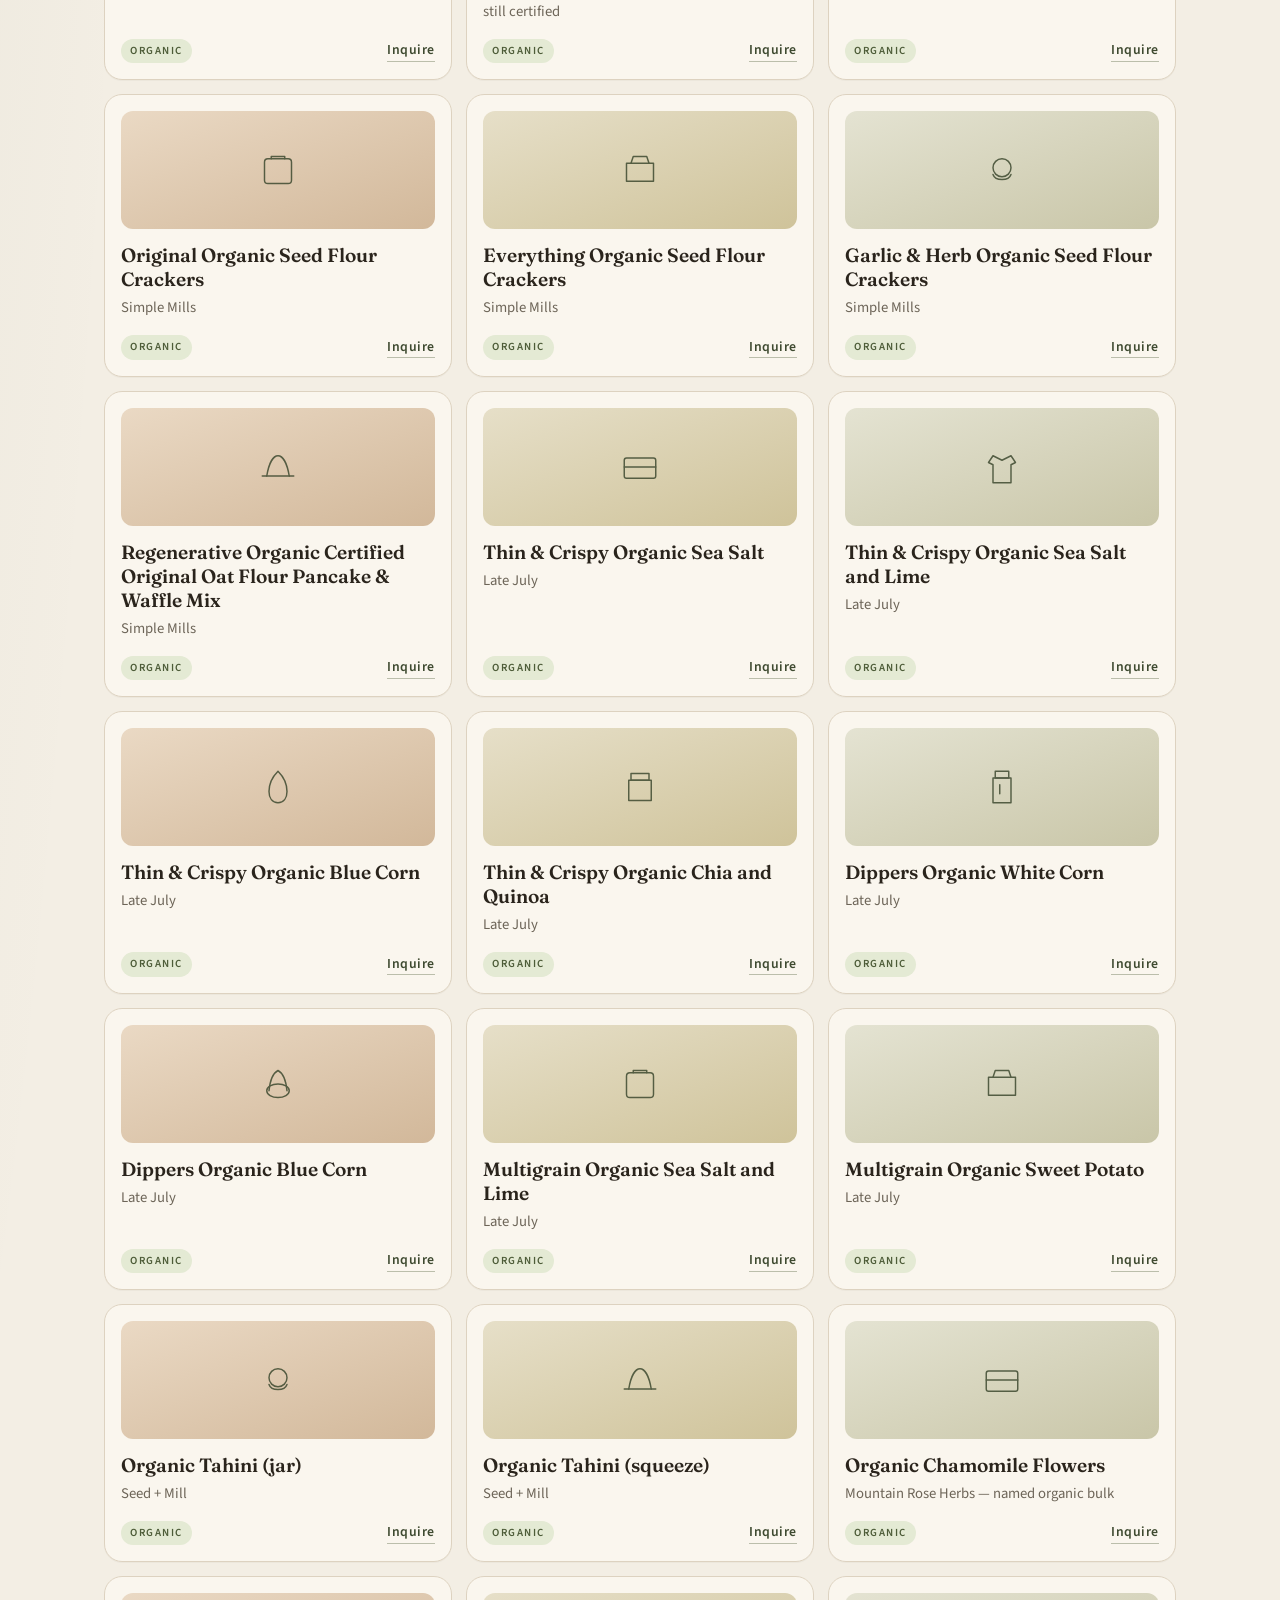
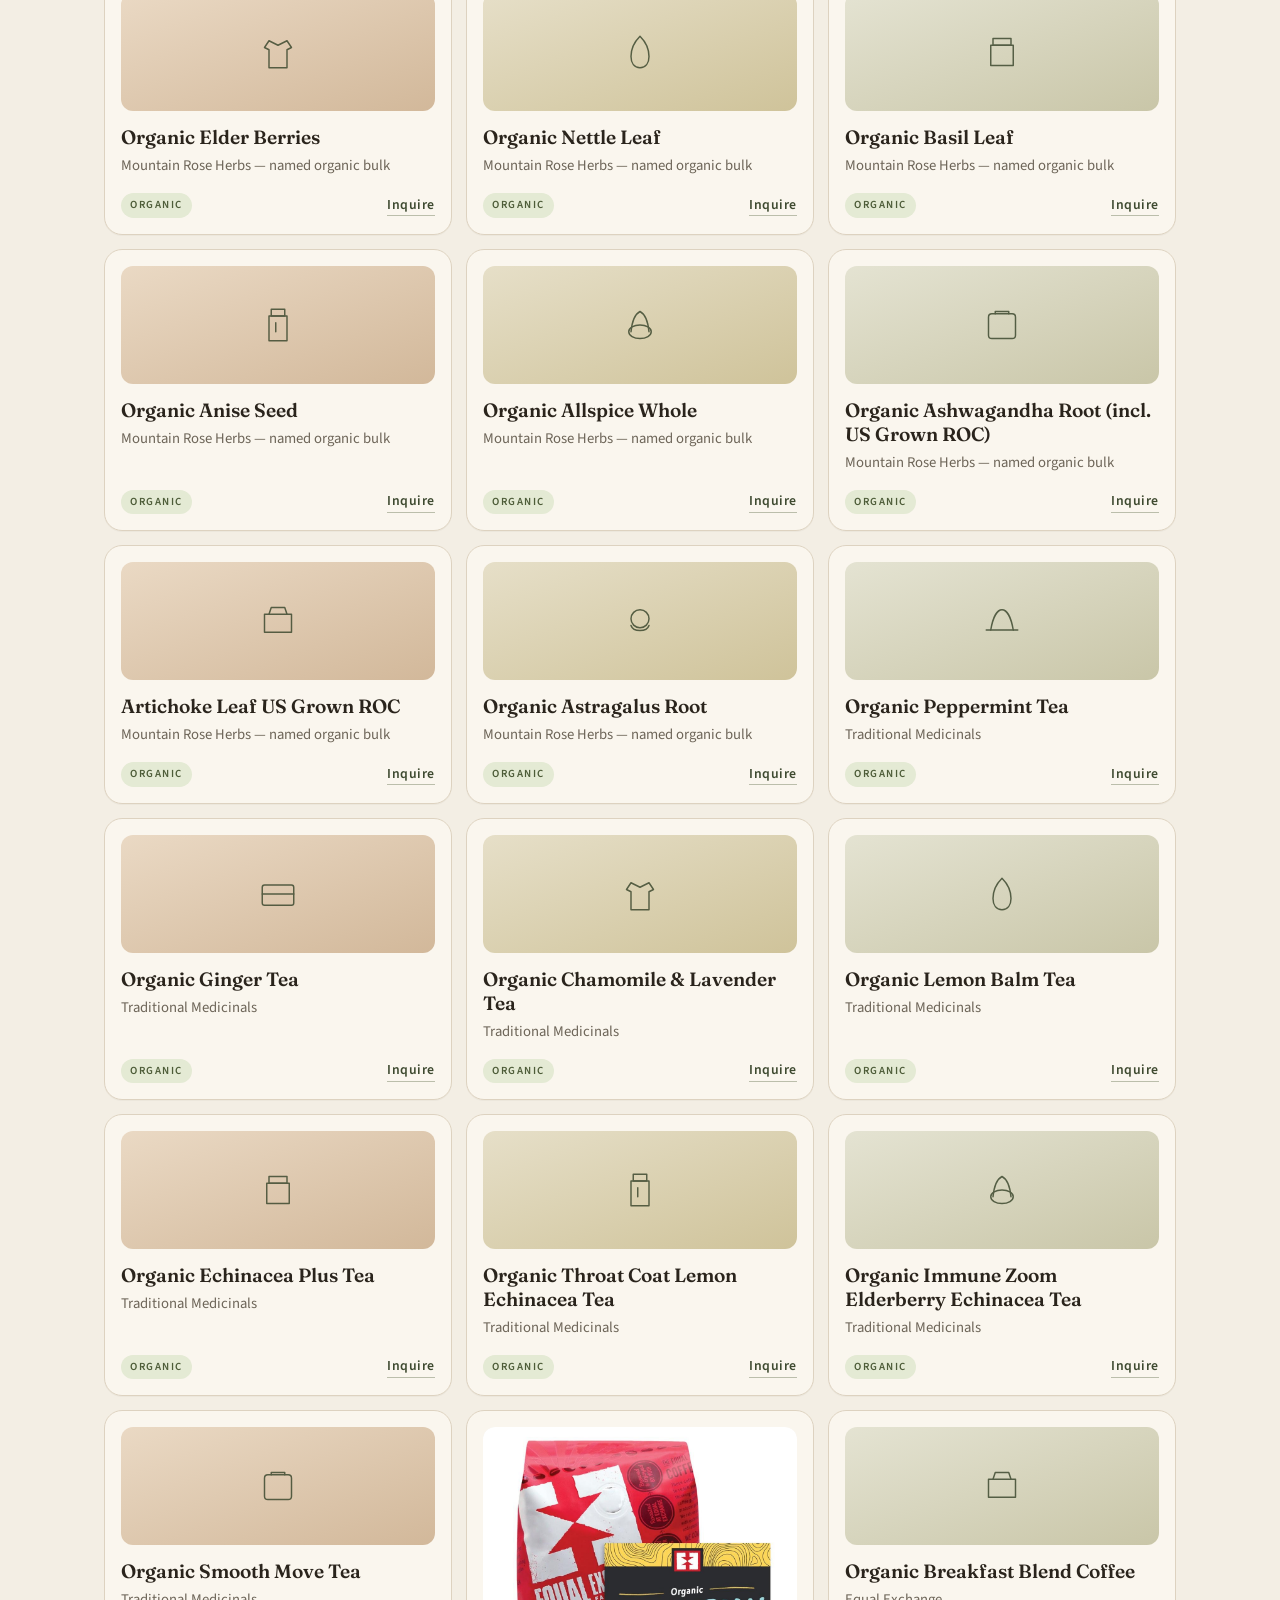
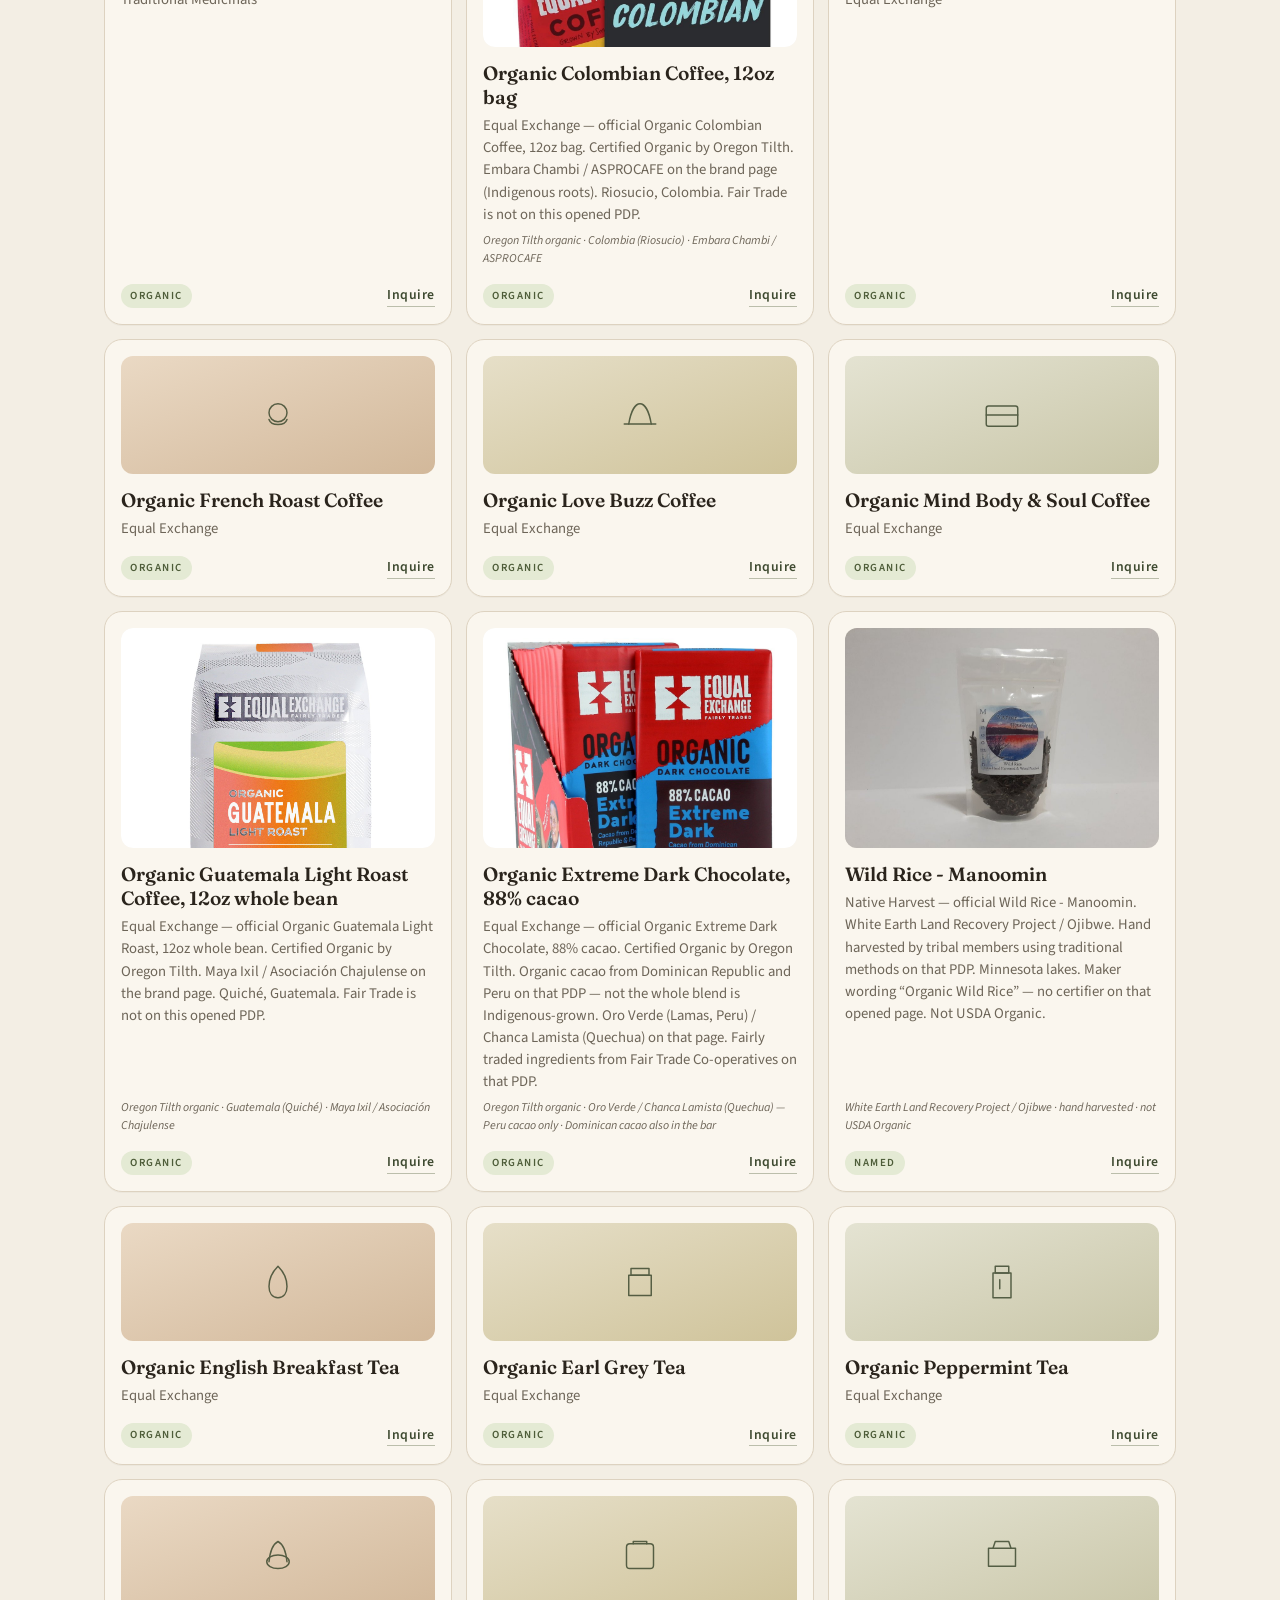
<file: priceless/grocery/index.html>
<!DOCTYPE html>
<html lang="en">
<head>
  <meta charset="UTF-8">
  <meta name="viewport" content="width=device-width, initial-scale=1.0, viewport-fit=cover">
  <meta name="theme-color" content="#f3eee4">
  <meta name="description" content="EKOTOPIA Grocery / Pantry — named organic and regenerative foods. Catalog and inquire only.">
  <title>Grocery / Pantry · EKOTOPIA</title>
  <link rel="preconnect" href="https://fonts.googleapis.com">
  <link rel="preconnect" href="https://fonts.gstatic.com" crossorigin>
  <link href="https://fonts.googleapis.com/css2?family=Fraunces:opsz,wght@9..144,500;9..144,600;9..144,700&family=Source+Sans+3:ital,wght@0,400;0,500;0,600;1,400&display=swap" rel="stylesheet">
<style>
    :root {
      --cream: #f3eee4;
      --paper: #faf6ee;
      --clay: #b07a5c;
      --clay-deep: #8a5740;
      --olive: #5c6a47;
      --olive-deep: #3e4a30;
      --gold: #c4a46c;
      --gold-soft: #e4d2a6;
      --ink: #2a241c;
      --muted: #6d6558;
      --line: #ddd2c0;
      --chip: #efe6d6;
      --live: #4d5c38;
    }

    * { box-sizing: border-box; margin: 0; padding: 0; }

    html {
      scroll-behavior: smooth;
    }

    body {
      min-height: 100%;
      background:
        radial-gradient(ellipse 80% 50% at 100% -10%, rgba(196, 164, 108, 0.16), transparent 50%),
        radial-gradient(ellipse 60% 40% at -10% 20%, rgba(92, 106, 71, 0.1), transparent 45%),
        var(--cream);
      color: var(--ink);
      font-family: "Source Sans 3", system-ui, sans-serif;
      line-height: 1.5;
    }

    body::before {
      content: "";
      position: fixed;
      inset: 0;
      pointer-events: none;
      opacity: 0.35;
      background-image: url("data:image/svg+xml,%3Csvg xmlns='http://www.w3.org/2000/svg' width='140' height='140'%3E%3Cfilter id='n'%3E%3CfeTurbulence type='fractalNoise' baseFrequency='.85' numOctaves='4' stitchTiles='stitch'/%3E%3C/filter%3E%3Crect width='140' height='140' filter='url(%23n)' opacity='.35'/%3E%3C/svg%3E");
      z-index: 0;
    }

    a { color: inherit; }

    .page {
      position: relative;
      z-index: 1;
      max-width: 1120px;
      margin: 0 auto;
      padding: 0 16px 64px;
    }

    .site-header {
      position: sticky;
      top: 0;
      z-index: 30;
      display: flex;
      align-items: center;
      justify-content: space-between;
      gap: 12px;
      padding: 14px 0 12px;
      background: color-mix(in srgb, var(--cream) 88%, transparent);
      backdrop-filter: blur(12px);
      border-bottom: 1px solid transparent;
    }

    .site-header.is-stuck {
      border-bottom-color: var(--line);
    }

    .brand {
      min-width: 0;
    }

    .brand-mark {
      display: flex;
      align-items: baseline;
      gap: 8px;
      flex-wrap: wrap;
    }

    .brand-mark strong {
      font-family: Fraunces, Georgia, serif;
      font-size: 1.15rem;
      font-weight: 600;
      letter-spacing: 0.08em;
    }

    .brand-mark span {
      color: var(--olive);
      font-size: 0.78rem;
      letter-spacing: 0.18em;
      text-transform: uppercase;
    }

    .brand p {
      margin-top: 4px;
      color: var(--muted);
      font-size: 0.82rem;
      max-width: 42ch;
    }

    .inquire-cta {
      flex-shrink: 0;
      display: inline-flex;
      align-items: center;
      justify-content: center;
      min-height: 42px;
      padding: 8px 16px;
      border-radius: 999px;
      background: var(--olive);
      color: var(--paper);
      text-decoration: none;
      font-size: 0.82rem;
      font-weight: 600;
      letter-spacing: 0.08em;
      text-transform: uppercase;
    }

    .inquire-cta:hover,
    .inquire-cta:focus-visible {
      background: var(--olive-deep);
    }

    .hero {
      padding: 36px 0 28px;
      max-width: 38rem;
    }

    .kicker {
      display: inline-flex;
      align-items: center;
      gap: 8px;
      margin-bottom: 14px;
      color: var(--clay-deep);
      font-size: 0.75rem;
      font-weight: 600;
      letter-spacing: 0.16em;
      text-transform: uppercase;
    }

    .kicker::before {
      content: "";
      width: 18px;
      height: 18px;
      background: url("data:image/svg+xml,%3Csvg xmlns='http://www.w3.org/2000/svg' viewBox='0 0 24 24' fill='none' stroke='%238a5740' stroke-width='1.4'%3E%3Cpath d='M12 21c0-6 4-10 9-11-1 8-6 11-9 11z'/%3E%3Cpath d='M12 21c0-6-4-10-9-11 1 8 6 11 9 11z'/%3E%3Cpath d='M12 21V8'/%3E%3C/svg%3E") center / contain no-repeat;
    }

    .hero h1 {
      font-family: Fraunces, Georgia, serif;
      font-size: clamp(2.4rem, 8vw, 4.2rem);
      font-weight: 600;
      line-height: 1.05;
      letter-spacing: -0.03em;
    }

    .hero .lede {
      margin-top: 16px;
      color: var(--muted);
      font-size: 1.08rem;
      max-width: 36ch;
    }

    .promises {
      display: flex;
      flex-wrap: wrap;
      gap: 8px;
      margin-top: 22px;
    }

    .promises span {
      padding: 6px 11px;
      border: 1px solid var(--line);
      border-radius: 999px;
      background: var(--paper);
      color: var(--olive-deep);
      font-size: 0.78rem;
      letter-spacing: 0.04em;
    }

    .cats {
      position: sticky;
      top: 72px;
      z-index: 20;
      display: flex;
      gap: 8px;
      overflow-x: auto;
      padding: 10px 0 14px;
      margin: 0 -16px;
      padding-left: 16px;
      padding-right: 16px;
      background: color-mix(in srgb, var(--cream) 92%, transparent);
      backdrop-filter: blur(10px);
      scrollbar-width: none;
    }

    .cats::-webkit-scrollbar { display: none; }

    .cats a {
      flex: 0 0 auto;
      padding: 8px 14px;
      border: 1px solid var(--line);
      border-radius: 999px;
      background: var(--paper);
      color: var(--ink);
      text-decoration: none;
      font-size: 0.82rem;
      font-weight: 500;
      white-space: nowrap;
    }

    .cats a:hover,
    .cats a:focus-visible,
    .cats a.is-active {
      border-color: var(--olive);
      background: #e8eadc;
      color: var(--olive-deep);
    }

    section.aisle {
      padding: 36px 0 8px;
      scroll-margin-top: 132px;
    }

    .aisle-head {
      display: flex;
      align-items: end;
      justify-content: space-between;
      gap: 12px;
      margin-bottom: 18px;
      padding-bottom: 10px;
      border-bottom: 1px solid var(--line);
    }

    .aisle-head h2 {
      font-family: Fraunces, Georgia, serif;
      font-size: clamp(1.5rem, 4vw, 2rem);
      font-weight: 600;
    }

    .aisle-head p {
      color: var(--muted);
      font-size: 0.88rem;
      max-width: 36ch;
    }

    .grid {
      display: grid;
      grid-template-columns: 1fr;
      gap: 14px;
    }

    .card {
      display: flex;
      flex-direction: column;
      min-height: 100%;
      padding: 16px;
      border: 1px solid var(--line);
      border-radius: 18px;
      background: var(--paper);
      box-shadow: 0 1px 0 rgba(42, 36, 28, 0.03);
    }

    .card.live {
      border-color: color-mix(in srgb, var(--olive) 45%, var(--line));
      background:
        linear-gradient(180deg, #f4f3e8, var(--paper));
    }

    .mark {
      width: 100%;
      height: 118px;
      margin-bottom: 14px;
      border-radius: 12px;
      display: grid;
      place-items: center;
      background:
        radial-gradient(circle at 30% 20%, rgba(255,255,255,.55), transparent 40%),
        linear-gradient(160deg, #e7d8c2, #d7c4a6);
    }

    .card:nth-child(3n) .mark { background: linear-gradient(160deg, #e4e3d2, #c9c6a8); }
    .card:nth-child(3n+1) .mark { background: linear-gradient(160deg, #ead9c4, #d2b89a); }
    .card:nth-child(3n+2) .mark { background: linear-gradient(160deg, #e6dfc8, #cfc39a); }
    .card.live .mark { background: linear-gradient(160deg, #dfe4c8, #b7c08c); }

    .mark svg {
      width: 54px;
      height: 54px;
      stroke: var(--olive-deep);
      fill: none;
      stroke-width: 1.3;
      stroke-linecap: round;
      stroke-linejoin: round;
      opacity: 0.85;
    }

    .card h3 {
      font-family: Fraunces, Georgia, serif;
      font-size: 1.2rem;
      font-weight: 600;
      line-height: 1.25;
    }

    .card .what {
      margin-top: 6px;
      color: var(--muted);
      font-size: 0.92rem;
      flex: 1;
    }

    .row {
      display: flex;
      align-items: center;
      justify-content: space-between;
      gap: 10px;
      margin-top: 16px;
    }

    .chip {
      display: inline-flex;
      align-items: center;
      padding: 4px 9px;
      border-radius: 999px;
      background: var(--chip);
      color: var(--clay-deep);
      font-size: 0.68rem;
      font-weight: 600;
      letter-spacing: 0.14em;
      text-transform: uppercase;
    }

    .chip.live {
      background: #e4ead4;
      color: var(--live);
    }

    .card-link {
      color: var(--olive-deep);
      font-size: 0.86rem;
      font-weight: 600;
      letter-spacing: 0.04em;
      text-decoration: none;
      border-bottom: 1px solid color-mix(in srgb, var(--olive) 40%, transparent);
    }

    .card-link:hover,
    .card-link:focus-visible {
      color: var(--olive);
    }

    footer {
      margin-top: 56px;
      padding-top: 22px;
      border-top: 1px solid var(--line);
      color: var(--muted);
      font-size: 0.9rem;
    }

    footer .foot-brand {
      font-family: Fraunces, Georgia, serif;
      color: var(--ink);
      font-size: 1.1rem;
      margin-bottom: 8px;
    }

    footer a {
      color: var(--olive-deep);
    }

    footer ul {
      display: flex;
      flex-wrap: wrap;
      gap: 8px 18px;
      list-style: none;
      margin-top: 10px;
    }

    @media (min-width: 640px) {
      .page { padding-left: 24px; padding-right: 24px; }
      .cats { margin-left: -24px; margin-right: -24px; padding-left: 24px; padding-right: 24px; }
      .grid { grid-template-columns: repeat(2, 1fr); }
      .brand p { font-size: 0.88rem; }
    }

    @media (min-width: 960px) {
      .grid { grid-template-columns: repeat(3, 1fr); }
      .hero { padding-top: 56px; }
    }
  
    .back-link {
      display: inline-flex;
      align-items: center;
      gap: 6px;
      margin-bottom: 12px;
      color: var(--olive-deep);
      font-size: 0.82rem;
      font-weight: 600;
      letter-spacing: 0.06em;
      text-transform: uppercase;
      text-decoration: none;
    }

    .back-link:hover,
    .back-link:focus-visible {
      color: var(--olive);
    }

    .shop-by {
      padding: 8px 0 4px;
    }

    .shop-by h2 {
      font-family: Fraunces, Georgia, serif;
      font-size: clamp(1.4rem, 3.5vw, 1.85rem);
      font-weight: 600;
      margin-bottom: 14px;
    }

    .aisle-tiles {
      display: grid;
      grid-template-columns: 1fr;
      gap: 12px;
      margin-bottom: 10px;
    }

    .aisle-tile {
      display: flex;
      flex-direction: column;
      justify-content: flex-end;
      min-height: 148px;
      padding: 20px 18px;
      border: 1px solid var(--line);
      border-radius: 18px;
      background:
        linear-gradient(180deg, rgba(250, 246, 238, 0.2), var(--paper) 55%),
        var(--paper);
      text-decoration: none;
      box-shadow: 0 1px 0 rgba(42, 36, 28, 0.03);
    }

    .aisle-tile.grocery {
      background:
        linear-gradient(160deg, #e8eadc, var(--paper));
      border-color: color-mix(in srgb, var(--olive) 40%, var(--line));
    }

    .aisle-tile.cleaning {
      background: linear-gradient(160deg, #efe4d4, var(--paper));
    }

    .aisle-tile.wear {
      background: linear-gradient(160deg, #e7ddd0, var(--paper));
    }

    .aisle-tile.sleep {
      background: linear-gradient(160deg, #e4e6d8, var(--paper));
    }

    .aisle-tile.home {
      background: linear-gradient(160deg, #eadfd0, var(--paper));
    }

    .aisle-tile strong {
      font-family: Fraunces, Georgia, serif;
      font-size: 1.35rem;
      font-weight: 600;
    }

    .aisle-tile span {
      margin-top: 6px;
      color: var(--muted);
      font-size: 0.88rem;
      max-width: 28ch;
    }

    .aisle-tile:hover,
    .aisle-tile:focus-visible {
      border-color: var(--olive);
    }

    .cat-tiles {
      display: grid;
      grid-template-columns: 1fr 1fr;
      gap: 10px;
      margin: 0 0 22px;
    }

    .cat-tile {
      display: flex;
      flex-direction: column;
      min-height: 92px;
      padding: 14px;
      border: 1px solid var(--line);
      border-radius: 14px;
      background: var(--paper);
      text-decoration: none;
    }

    .cat-tile strong {
      font-family: Fraunces, Georgia, serif;
      font-size: 1.05rem;
    }

    .cat-tile span {
      margin-top: 4px;
      color: var(--muted);
      font-size: 0.8rem;
    }

    .cat-tile:hover,
    .cat-tile:focus-visible {
      border-color: var(--olive);
      background: #e8eadc;
    }

    .brand-line {
      margin: 28px 0 14px;
      padding-bottom: 10px;
      border-bottom: 1px solid var(--line);
    }

    .brand-line h3 {
      font-family: Fraunces, Georgia, serif;
      font-size: clamp(1.2rem, 3vw, 1.55rem);
      font-weight: 600;
    }

    .brand-line p {
      margin-top: 6px;
      color: var(--muted);
      font-size: 0.88rem;
      max-width: 62ch;
    }

    .photo {
      width: 100%;
      height: 220px;
      margin-bottom: 14px;
      border-radius: 12px;
      display: grid;
      place-items: center;
      overflow: hidden;
      background: #f4eee3;
    }

    .photo img {
      width: 100%;
      height: 100%;
      object-fit: contain;
    }

    .card .fiber {
      margin-top: 6px;
      color: var(--muted);
      font-size: 0.75rem;
      font-style: italic;
    }

    .card.featured .photo {
      height: 240px;
    }

    .aisle-note {
      margin: 16px 0 0;
      color: var(--muted);
      font-size: 0.88rem;
    }

    .subhead {
      scroll-margin-top: 132px;
    }

    @media (min-width: 640px) {
      .aisle-tiles { grid-template-columns: repeat(2, 1fr); }
      .aisle-tile.grocery { grid-column: 1 / -1; min-height: 168px; }
      .cat-tiles { grid-template-columns: repeat(4, 1fr); }
    }

    @media (min-width: 960px) {
      .aisle-tiles { grid-template-columns: repeat(6, 1fr); }
      .aisle-tile.grocery { grid-column: span 2; }
      .aisle-tile { min-height: 176px; }
    }
  </style>
</head>
<body>
  <div class="page">
    <header class="site-header">
      <div class="brand">
        <div class="brand-mark">
          <strong>EKOTOPIA</strong>
          <span>Products</span>
        </div>
        <p>Named brands only. Catalog + inquire — no checkout, no prices.</p>
      </div>
      <a class="inquire-cta" href="mailto:powerplantog@gmail.com">Inquire</a>
    </header>
    <section class="hero">
      <a class="back-link" href="/priceless/">← Back to EKOTOPIA</a>
      <p class="kicker">Grocery aisle</p>
      <h1>Grocery / Pantry</h1>
      <p class="lede">Named brands only. Catalog + inquire.</p>
      <div class="promises">
        <span>Named brands only</span>
        <span>Catalog + inquire — no checkout</span>
        <span>No prices on the shelf</span>
      </div>
    </section>

    <section class="aisle" id="grocery">
      <div class="aisle-head">
        <h2>Grocery / Pantry</h2>
        <p>Named brands only. Catalog + inquire — no checkout, no prices.</p>
      </div>
      <div class="grid">
        <article class="card">
          <div class="mark" aria-hidden="true">
            <svg viewBox="0 0 48 48"><path d="M16 12h16v6H16z"/><path d="M14 18h20v18H14z"/></svg>
          </div>
          <h3>Organic Extra Virgin Olive Oil</h3>
          <p class="what">Erewhon</p>
          <div class="row">
            <span class="chip live">organic</span>
            <a class="card-link" href="mailto:powerplantog@gmail.com?subject=EKOTOPIA%20inquiry%20%E2%80%94%20Organic%20Extra%20Virgin%20Olive%20Oil">Inquire</a>
          </div>
        </article>
        <article class="card">
          <div class="mark" aria-hidden="true">
            <svg viewBox="0 0 48 48"><path d="M18 10h12v6H18z"/><path d="M16 16h16v22H16z"/><path d="M22 22v8"/></svg>
          </div>
          <h3>Regenerative Organic Certified Extra Virgin Avocado Oil</h3>
          <p class="what">Erewhon</p>
          <div class="row">
            <span class="chip live">organic</span>
            <a class="card-link" href="mailto:powerplantog@gmail.com?subject=EKOTOPIA%20inquiry%20%E2%80%94%20Regenerative%20Organic%20Certified%20Extra%20Virgin%20Avocado%20Oil">Inquire</a>
          </div>
        </article>
        <article class="card">
          <div class="mark" aria-hidden="true">
            <svg viewBox="0 0 48 48"><ellipse cx="24" cy="30" rx="10" ry="6"/><path d="M16 30c1-10 4-16 8-18 4 2 7 8 8 18"/></svg>
          </div>
          <h3>Regenerative Organic Certified Coffee — Espresso Roast (whole bean)</h3>
          <p class="what">Erewhon</p>
          <div class="row">
            <span class="chip live">organic</span>
            <a class="card-link" href="mailto:powerplantog@gmail.com?subject=EKOTOPIA%20inquiry%20%E2%80%94%20Regenerative%20Organic%20Certified%20Coffee%20%E2%80%94%20Espresso%20Roast%20%28whole%20bean%29">Inquire</a>
          </div>
        </article>
        <article class="card">
          <div class="mark" aria-hidden="true">
            <svg viewBox="0 0 48 48"><rect x="12" y="14" width="24" height="22" rx="3"/><path d="M18 14V12h12v2"/></svg>
          </div>
          <h3>Regenerative Organic Certified Coffee — House Roast</h3>
          <p class="what">Erewhon</p>
          <div class="row">
            <span class="chip live">organic</span>
            <a class="card-link" href="mailto:powerplantog@gmail.com?subject=EKOTOPIA%20inquiry%20%E2%80%94%20Regenerative%20Organic%20Certified%20Coffee%20%E2%80%94%20House%20Roast">Inquire</a>
          </div>
        </article>
        <article class="card">
          <div class="mark" aria-hidden="true">
            <svg viewBox="0 0 48 48"><path d="M12 18h24v16H12z"/><path d="M16 18l2-6h12l2 6"/></svg>
          </div>
          <h3>Organic Garlic Powder</h3>
          <p class="what">Erewhon</p>
          <div class="row">
            <span class="chip live">organic</span>
            <a class="card-link" href="mailto:powerplantog@gmail.com?subject=EKOTOPIA%20inquiry%20%E2%80%94%20Organic%20Garlic%20Powder">Inquire</a>
          </div>
        </article>
        <article class="card">
          <div class="mark" aria-hidden="true">
            <svg viewBox="0 0 48 48"><circle cx="24" cy="22" r="8"/><path d="M16 28c2 6 14 6 16 0"/></svg>
          </div>
          <h3>Organic Crushed Red Pepper</h3>
          <p class="what">Erewhon</p>
          <div class="row">
            <span class="chip live">organic</span>
            <a class="card-link" href="mailto:powerplantog@gmail.com?subject=EKOTOPIA%20inquiry%20%E2%80%94%20Organic%20Crushed%20Red%20Pepper">Inquire</a>
          </div>
        </article>
        <article class="card">
          <div class="mark" aria-hidden="true">
            <svg viewBox="0 0 48 48"><path d="M10 32h28"/><path d="M14 32c2-12 6-18 10-18s8 6 10 18"/></svg>
          </div>
          <h3>Malibu Mango Smoothie Kit</h3>
          <p class="what">Erewhon</p>
          <div class="row">
            <span class="chip live">organic</span>
            <a class="card-link" href="mailto:powerplantog@gmail.com?subject=EKOTOPIA%20inquiry%20%E2%80%94%20Malibu%20Mango%20Smoothie%20Kit">Inquire</a>
          </div>
        </article>
        <article class="card">
          <div class="mark" aria-hidden="true">
            <svg viewBox="0 0 48 48"><rect x="10" y="16" width="28" height="18" rx="2"/><path d="M10 24h28"/></svg>
          </div>
          <h3>Strawberry Glaze Skin Smoothie Kit</h3>
          <p class="what">Erewhon</p>
          <div class="row">
            <span class="chip live">organic</span>
            <a class="card-link" href="mailto:powerplantog@gmail.com?subject=EKOTOPIA%20inquiry%20%E2%80%94%20Strawberry%20Glaze%20Skin%20Smoothie%20Kit">Inquire</a>
          </div>
        </article>
        <article class="card">
          <div class="mark" aria-hidden="true">
            <svg viewBox="0 0 48 48"><path d="M16 14l8 4 8-4 4 6-4 2v16H16V22l-4-2z"/></svg>
          </div>
          <h3>Coconut Cloud Smoothie Kit</h3>
          <p class="what">Erewhon</p>
          <div class="row">
            <span class="chip live">organic</span>
            <a class="card-link" href="mailto:powerplantog@gmail.com?subject=EKOTOPIA%20inquiry%20%E2%80%94%20Coconut%20Cloud%20Smoothie%20Kit">Inquire</a>
          </div>
        </article>
        <article class="card">
          <div class="mark" aria-hidden="true">
            <svg viewBox="0 0 48 48"><path d="M24 10c6 6 8 12 8 18s-3 10-8 10-8-4-8-10 2-12 8-18z"/></svg>
          </div>
          <h3>Organic Plant-Based Protein Vanilla</h3>
          <p class="what">Erewhon</p>
          <div class="row">
            <span class="chip live">organic</span>
            <a class="card-link" href="mailto:powerplantog@gmail.com?subject=EKOTOPIA%20inquiry%20%E2%80%94%20Organic%20Plant-Based%20Protein%20Vanilla">Inquire</a>
          </div>
        </article>
        <article class="card">
          <div class="mark" aria-hidden="true">
            <svg viewBox="0 0 48 48"><path d="M16 12h16v6H16z"/><path d="M14 18h20v18H14z"/></svg>
          </div>
          <h3>Organic Plant-Based Protein Chocolate + Chaga</h3>
          <p class="what">Erewhon</p>
          <div class="row">
            <span class="chip live">organic</span>
            <a class="card-link" href="mailto:powerplantog@gmail.com?subject=EKOTOPIA%20inquiry%20%E2%80%94%20Organic%20Plant-Based%20Protein%20Chocolate%20%2B%20Chaga">Inquire</a>
          </div>
        </article>
        <article class="card">
          <div class="mark" aria-hidden="true">
            <svg viewBox="0 0 48 48"><path d="M18 10h12v6H18z"/><path d="M16 16h16v22H16z"/><path d="M22 22v8"/></svg>
          </div>
          <h3>Organic Plant-Based Protein Unflavored</h3>
          <p class="what">Erewhon</p>
          <div class="row">
            <span class="chip live">organic</span>
            <a class="card-link" href="mailto:powerplantog@gmail.com?subject=EKOTOPIA%20inquiry%20%E2%80%94%20Organic%20Plant-Based%20Protein%20Unflavored">Inquire</a>
          </div>
        </article>
        <article class="card">
          <div class="mark" aria-hidden="true">
            <svg viewBox="0 0 48 48"><ellipse cx="24" cy="30" rx="10" ry="6"/><path d="M16 30c1-10 4-16 8-18 4 2 7 8 8 18"/></svg>
          </div>
          <h3>Organic Grass-Fed Pure Whey Protein</h3>
          <p class="what">Erewhon</p>
          <div class="row">
            <span class="chip live">organic</span>
            <a class="card-link" href="mailto:powerplantog@gmail.com?subject=EKOTOPIA%20inquiry%20%E2%80%94%20Organic%20Grass-Fed%20Pure%20Whey%20Protein">Inquire</a>
          </div>
        </article>
        <article class="card">
          <div class="mark" aria-hidden="true">
            <svg viewBox="0 0 48 48"><rect x="12" y="14" width="24" height="22" rx="3"/><path d="M18 14V12h12v2"/></svg>
          </div>
          <h3>Organic Coconut Water</h3>
          <p class="what">Harmless Harvest</p>
          <div class="row">
            <span class="chip live">organic</span>
            <a class="card-link" href="mailto:powerplantog@gmail.com?subject=EKOTOPIA%20inquiry%20%E2%80%94%20Organic%20Coconut%20Water">Inquire</a>
          </div>
        </article>
        <article class="card">
          <div class="mark" aria-hidden="true">
            <svg viewBox="0 0 48 48"><path d="M12 18h24v16H12z"/><path d="M16 18l2-6h12l2 6"/></svg>
          </div>
          <h3>Organic Sparkling Coconut Water</h3>
          <p class="what">Harmless Harvest</p>
          <div class="row">
            <span class="chip live">organic</span>
            <a class="card-link" href="mailto:powerplantog@gmail.com?subject=EKOTOPIA%20inquiry%20%E2%80%94%20Organic%20Sparkling%20Coconut%20Water">Inquire</a>
          </div>
        </article>
        <article class="card">
          <div class="mark" aria-hidden="true">
            <svg viewBox="0 0 48 48"><circle cx="24" cy="22" r="8"/><path d="M16 28c2 6 14 6 16 0"/></svg>
          </div>
          <h3>Organic Coconut Water with Pulp</h3>
          <p class="what">Harmless Harvest</p>
          <div class="row">
            <span class="chip live">organic</span>
            <a class="card-link" href="mailto:powerplantog@gmail.com?subject=EKOTOPIA%20inquiry%20%E2%80%94%20Organic%20Coconut%20Water%20with%20Pulp">Inquire</a>
          </div>
        </article>
        <article class="card">
          <div class="mark" aria-hidden="true">
            <svg viewBox="0 0 48 48"><path d="M10 32h28"/><path d="M14 32c2-12 6-18 10-18s8 6 10 18"/></svg>
          </div>
          <h3>Organic Coconut Smoothie</h3>
          <p class="what">Harmless Harvest</p>
          <div class="row">
            <span class="chip live">organic</span>
            <a class="card-link" href="mailto:powerplantog@gmail.com?subject=EKOTOPIA%20inquiry%20%E2%80%94%20Organic%20Coconut%20Smoothie">Inquire</a>
          </div>
        </article>
        <article class="card">
          <div class="mark" aria-hidden="true">
            <svg viewBox="0 0 48 48"><rect x="10" y="16" width="28" height="18" rx="2"/><path d="M10 24h28"/></svg>
          </div>
          <h3>Dairy-free Yogurt Alternative (cultured coconut)</h3>
          <p class="what">Harmless Harvest</p>
          <div class="row">
            <span class="chip">vetting</span>
            <a class="card-link" href="mailto:powerplantog@gmail.com?subject=EKOTOPIA%20inquiry%20%E2%80%94%20Dairy-free%20Yogurt%20Alternative%20%28cultured%20coconut%29">Inquire</a>
          </div>
        </article>
        <article class="card">
          <div class="mark" aria-hidden="true">
            <svg viewBox="0 0 48 48"><path d="M16 14l8 4 8-4 4 6-4 2v16H16V22l-4-2z"/></svg>
          </div>
          <h3>Unsweetened Almond Milk</h3>
          <p class="what">MALK</p>
          <div class="row">
            <span class="chip">vetting</span>
            <a class="card-link" href="mailto:powerplantog@gmail.com?subject=EKOTOPIA%20inquiry%20%E2%80%94%20Unsweetened%20Almond%20Milk">Inquire</a>
          </div>
        </article>
        <article class="card">
          <div class="mark" aria-hidden="true">
            <svg viewBox="0 0 48 48"><path d="M24 10c6 6 8 12 8 18s-3 10-8 10-8-4-8-10 2-12 8-18z"/></svg>
          </div>
          <h3>Vanilla Almond Milk</h3>
          <p class="what">MALK</p>
          <div class="row">
            <span class="chip">vetting</span>
            <a class="card-link" href="mailto:powerplantog@gmail.com?subject=EKOTOPIA%20inquiry%20%E2%80%94%20Vanilla%20Almond%20Milk">Inquire</a>
          </div>
        </article>
        <article class="card">
          <div class="mark" aria-hidden="true">
            <svg viewBox="0 0 48 48"><path d="M16 12h16v6H16z"/><path d="M14 18h20v18H14z"/></svg>
          </div>
          <h3>Original Oat Milk</h3>
          <p class="what">MALK</p>
          <div class="row">
            <span class="chip">vetting</span>
            <a class="card-link" href="mailto:powerplantog@gmail.com?subject=EKOTOPIA%20inquiry%20%E2%80%94%20Original%20Oat%20Milk">Inquire</a>
          </div>
        </article>
        <article class="card">
          <div class="mark" aria-hidden="true">
            <svg viewBox="0 0 48 48"><path d="M18 10h12v6H18z"/><path d="M16 16h16v22H16z"/><path d="M22 22v8"/></svg>
          </div>
          <h3>Vanilla Oat Milk</h3>
          <p class="what">MALK</p>
          <div class="row">
            <span class="chip">vetting</span>
            <a class="card-link" href="mailto:powerplantog@gmail.com?subject=EKOTOPIA%20inquiry%20%E2%80%94%20Vanilla%20Oat%20Milk">Inquire</a>
          </div>
        </article>
        <article class="card">
          <div class="mark" aria-hidden="true">
            <svg viewBox="0 0 48 48"><ellipse cx="24" cy="30" rx="10" ry="6"/><path d="M16 30c1-10 4-16 8-18 4 2 7 8 8 18"/></svg>
          </div>
          <h3>Unsweetened Coconut Milk</h3>
          <p class="what">MALK</p>
          <div class="row">
            <span class="chip">vetting</span>
            <a class="card-link" href="mailto:powerplantog@gmail.com?subject=EKOTOPIA%20inquiry%20%E2%80%94%20Unsweetened%20Coconut%20Milk">Inquire</a>
          </div>
        </article>
        <article class="card">
          <div class="mark" aria-hidden="true">
            <svg viewBox="0 0 48 48"><rect x="12" y="14" width="24" height="22" rx="3"/><path d="M18 14V12h12v2"/></svg>
          </div>
          <h3>Unsweetened Cashew Milk</h3>
          <p class="what">MALK</p>
          <div class="row">
            <span class="chip">vetting</span>
            <a class="card-link" href="mailto:powerplantog@gmail.com?subject=EKOTOPIA%20inquiry%20%E2%80%94%20Unsweetened%20Cashew%20Milk">Inquire</a>
          </div>
        </article>
        <article class="card">
          <div class="mark" aria-hidden="true">
            <svg viewBox="0 0 48 48"><path d="M12 18h24v16H12z"/><path d="M16 18l2-6h12l2 6"/></svg>
          </div>
          <h3>Unsweetened Soy Milk</h3>
          <p class="what">MALK</p>
          <div class="row">
            <span class="chip">vetting</span>
            <a class="card-link" href="mailto:powerplantog@gmail.com?subject=EKOTOPIA%20inquiry%20%E2%80%94%20Unsweetened%20Soy%20Milk">Inquire</a>
          </div>
        </article>
        <article class="card">
          <div class="mark" aria-hidden="true">
            <svg viewBox="0 0 48 48"><circle cx="24" cy="22" r="8"/><path d="M16 28c2 6 14 6 16 0"/></svg>
          </div>
          <h3>Shelf-Stable Unsweetened Coconut Milk</h3>
          <p class="what">MALK</p>
          <div class="row">
            <span class="chip">vetting</span>
            <a class="card-link" href="mailto:powerplantog@gmail.com?subject=EKOTOPIA%20inquiry%20%E2%80%94%20Shelf-Stable%20Unsweetened%20Coconut%20Milk">Inquire</a>
          </div>
        </article>
        <article class="card">
          <div class="mark" aria-hidden="true">
            <svg viewBox="0 0 48 48"><path d="M10 32h28"/><path d="M14 32c2-12 6-18 10-18s8 6 10 18"/></svg>
          </div>
          <h3>Shelf-Stable Unsweetened Cashew Milk</h3>
          <p class="what">MALK</p>
          <div class="row">
            <span class="chip">vetting</span>
            <a class="card-link" href="mailto:powerplantog@gmail.com?subject=EKOTOPIA%20inquiry%20%E2%80%94%20Shelf-Stable%20Unsweetened%20Cashew%20Milk">Inquire</a>
          </div>
        </article>
        <article class="card">
          <div class="mark" aria-hidden="true">
            <svg viewBox="0 0 48 48"><rect x="10" y="16" width="28" height="18" rx="2"/><path d="M10 24h28"/></svg>
          </div>
          <h3>Unsweetened Plain Cashew &amp; Coconut Yogurt</h3>
          <p class="what">Forager — organic cashew + coconut; locust bean gum / agar</p>
          <div class="row">
            <span class="chip live">organic</span>
            <a class="card-link" href="mailto:powerplantog@gmail.com?subject=EKOTOPIA%20inquiry%20%E2%80%94%20Unsweetened%20Plain%20Cashew%20%26%20Coconut%20Yogurt">Inquire</a>
          </div>
        </article>
        <article class="card">
          <div class="mark" aria-hidden="true">
            <svg viewBox="0 0 48 48"><path d="M16 14l8 4 8-4 4 6-4 2v16H16V22l-4-2z"/></svg>
          </div>
          <h3>Unsweetened Vanilla Bean Cashew &amp; Coconut Yogurt</h3>
          <p class="what">Forager — organic cashew + coconut; locust bean gum / agar</p>
          <div class="row">
            <span class="chip live">organic</span>
            <a class="card-link" href="mailto:powerplantog@gmail.com?subject=EKOTOPIA%20inquiry%20%E2%80%94%20Unsweetened%20Vanilla%20Bean%20Cashew%20%26%20Coconut%20Yogurt">Inquire</a>
          </div>
        </article>
        <article class="card">
          <div class="mark" aria-hidden="true">
            <svg viewBox="0 0 48 48"><path d="M24 10c6 6 8 12 8 18s-3 10-8 10-8-4-8-10 2-12 8-18z"/></svg>
          </div>
          <h3>100% grass-fed organic dairy (creamery line)</h3>
          <p class="what">Maple Hill Creamery</p>
          <div class="row">
            <span class="chip live">organic</span>
            <a class="card-link" href="mailto:powerplantog@gmail.com?subject=EKOTOPIA%20inquiry%20%E2%80%94%20100%25%20grass-fed%20organic%20dairy%20%28creamery%20line%29">Inquire</a>
          </div>
        </article>
        <article class="card">
          <div class="mark" aria-hidden="true">
            <svg viewBox="0 0 48 48"><path d="M16 12h16v6H16z"/><path d="M14 18h20v18H14z"/></svg>
          </div>
          <h3>Organic Valley dairy (USDA Organic)</h3>
          <p class="what">Organic Valley</p>
          <div class="row">
            <span class="chip live">organic</span>
            <a class="card-link" href="mailto:powerplantog@gmail.com?subject=EKOTOPIA%20inquiry%20%E2%80%94%20Organic%20Valley%20dairy%20%28USDA%20Organic%29">Inquire</a>
          </div>
        </article>
        <article class="card">
          <div class="mark" aria-hidden="true">
            <svg viewBox="0 0 48 48"><path d="M18 10h12v6H18z"/><path d="M16 16h16v22H16z"/><path d="M22 22v8"/></svg>
          </div>
          <h3>Grassmilk</h3>
          <p class="what">Organic Valley</p>
          <div class="row">
            <span class="chip live">organic</span>
            <a class="card-link" href="mailto:powerplantog@gmail.com?subject=EKOTOPIA%20inquiry%20%E2%80%94%20Grassmilk">Inquire</a>
          </div>
        </article>
        <article class="card">
          <div class="mark" aria-hidden="true">
            <svg viewBox="0 0 48 48"><ellipse cx="24" cy="30" rx="10" ry="6"/><path d="M16 30c1-10 4-16 8-18 4 2 7 8 8 18"/></svg>
          </div>
          <h3>A2/A2 organic bottled milk</h3>
          <p class="what">Alexandre Family Farm</p>
          <div class="row">
            <span class="chip live">organic</span>
            <a class="card-link" href="mailto:powerplantog@gmail.com?subject=EKOTOPIA%20inquiry%20%E2%80%94%20A2%2FA2%20organic%20bottled%20milk">Inquire</a>
          </div>
        </article>
        <article class="card">
          <div class="mark" aria-hidden="true">
            <svg viewBox="0 0 48 48"><rect x="12" y="14" width="24" height="22" rx="3"/><path d="M18 14V12h12v2"/></svg>
          </div>
          <h3>Eco Dairy Milk</h3>
          <p class="what">Alexandre Family Farm</p>
          <div class="row">
            <span class="chip live">organic</span>
            <a class="card-link" href="mailto:powerplantog@gmail.com?subject=EKOTOPIA%20inquiry%20%E2%80%94%20Eco%20Dairy%20Milk">Inquire</a>
          </div>
        </article>
        <article class="card">
          <div class="mark" aria-hidden="true">
            <svg viewBox="0 0 48 48"><path d="M12 18h24v16H12z"/><path d="M16 18l2-6h12l2 6"/></svg>
          </div>
          <h3>Yogurt &amp; Kefir</h3>
          <p class="what">Alexandre Family Farm</p>
          <div class="row">
            <span class="chip live">organic</span>
            <a class="card-link" href="mailto:powerplantog@gmail.com?subject=EKOTOPIA%20inquiry%20%E2%80%94%20Yogurt%20%26%20Kefir">Inquire</a>
          </div>
        </article>
        <article class="card">
          <div class="mark" aria-hidden="true">
            <svg viewBox="0 0 48 48"><circle cx="24" cy="22" r="8"/><path d="M16 28c2 6 14 6 16 0"/></svg>
          </div>
          <h3>Pasture-raised organic eggs</h3>
          <p class="what">Alexandre Family Farm</p>
          <div class="row">
            <span class="chip live">organic</span>
            <a class="card-link" href="mailto:powerplantog@gmail.com?subject=EKOTOPIA%20inquiry%20%E2%80%94%20Pasture-raised%20organic%20eggs">Inquire</a>
          </div>
        </article>
        <article class="card">
          <div class="mark" aria-hidden="true">
            <svg viewBox="0 0 48 48"><path d="M10 32h28"/><path d="M14 32c2-12 6-18 10-18s8 6 10 18"/></svg>
          </div>
          <h3>Country Sourdough Bread, Sliced, Frozen, Organic</h3>
          <p class="what">Azure Hearthstone</p>
          <div class="row">
            <span class="chip live">organic</span>
            <a class="card-link" href="mailto:powerplantog@gmail.com?subject=EKOTOPIA%20inquiry%20%E2%80%94%20Country%20Sourdough%20Bread%2C%20Sliced%2C%20Frozen%2C%20Organic">Inquire</a>
          </div>
        </article>
        <article class="card">
          <div class="mark" aria-hidden="true">
            <svg viewBox="0 0 48 48"><rect x="10" y="16" width="28" height="18" rx="2"/><path d="M10 24h28"/></svg>
          </div>
          <h3>Whole Wheat Sourdough Bread, Sliced, Frozen, Organic</h3>
          <p class="what">Azure Hearthstone</p>
          <div class="row">
            <span class="chip live">organic</span>
            <a class="card-link" href="mailto:powerplantog@gmail.com?subject=EKOTOPIA%20inquiry%20%E2%80%94%20Whole%20Wheat%20Sourdough%20Bread%2C%20Sliced%2C%20Frozen%2C%20Organic">Inquire</a>
          </div>
        </article>
        <article class="card">
          <div class="mark" aria-hidden="true">
            <svg viewBox="0 0 48 48"><path d="M16 14l8 4 8-4 4 6-4 2v16H16V22l-4-2z"/></svg>
          </div>
          <h3>A2 Classic Jack Cheese Block, Organic</h3>
          <p class="what">Origin Creamery (via Azure)</p>
          <div class="row">
            <span class="chip live">organic</span>
            <a class="card-link" href="mailto:powerplantog@gmail.com?subject=EKOTOPIA%20inquiry%20%E2%80%94%20A2%20Classic%20Jack%20Cheese%20Block%2C%20Organic">Inquire</a>
          </div>
        </article>
        <article class="card">
          <div class="mark" aria-hidden="true">
            <svg viewBox="0 0 48 48"><path d="M24 10c6 6 8 12 8 18s-3 10-8 10-8-4-8-10 2-12 8-18z"/></svg>
          </div>
          <h3>Beets, Red, Fresh, Organic</h3>
          <p class="what">Azure Market Produce</p>
          <div class="row">
            <span class="chip live">organic</span>
            <a class="card-link" href="mailto:powerplantog@gmail.com?subject=EKOTOPIA%20inquiry%20%E2%80%94%20Beets%2C%20Red%2C%20Fresh%2C%20Organic">Inquire</a>
          </div>
        </article>
        <article class="card">
          <div class="mark" aria-hidden="true">
            <svg viewBox="0 0 48 48"><path d="M16 12h16v6H16z"/><path d="M14 18h20v18H14z"/></svg>
          </div>
          <h3>Azure Market Produce (in-season organic fruits &amp; veggies)</h3>
          <p class="what">Azure Market Produce</p>
          <div class="row">
            <span class="chip live">organic</span>
            <a class="card-link" href="mailto:powerplantog@gmail.com?subject=EKOTOPIA%20inquiry%20%E2%80%94%20Azure%20Market%20Produce%20%28in-season%20organic%20fruits%20%26%20veggies%29">Inquire</a>
          </div>
        </article>
        <article class="card">
          <div class="mark" aria-hidden="true">
            <svg viewBox="0 0 48 48"><path d="M18 10h12v6H18z"/><path d="M16 16h16v22H16z"/><path d="M22 22v8"/></svg>
          </div>
          <h3>Green Beans, Frozen, Organic</h3>
          <p class="what">Azure Market Organics</p>
          <div class="row">
            <span class="chip live">organic</span>
            <a class="card-link" href="mailto:powerplantog@gmail.com?subject=EKOTOPIA%20inquiry%20%E2%80%94%20Green%20Beans%2C%20Frozen%2C%20Organic">Inquire</a>
          </div>
        </article>
        <article class="card">
          <div class="mark" aria-hidden="true">
            <svg viewBox="0 0 48 48"><ellipse cx="24" cy="30" rx="10" ry="6"/><path d="M16 30c1-10 4-16 8-18 4 2 7 8 8 18"/></svg>
          </div>
          <h3>Garden Peas, Frozen, Organic</h3>
          <p class="what">Azure Market Organics</p>
          <div class="row">
            <span class="chip live">organic</span>
            <a class="card-link" href="mailto:powerplantog@gmail.com?subject=EKOTOPIA%20inquiry%20%E2%80%94%20Garden%20Peas%2C%20Frozen%2C%20Organic">Inquire</a>
          </div>
        </article>
        <article class="card">
          <div class="mark" aria-hidden="true">
            <svg viewBox="0 0 48 48"><rect x="12" y="14" width="24" height="22" rx="3"/><path d="M18 14V12h12v2"/></svg>
          </div>
          <h3>Blueberries, Whole, Frozen, Organic</h3>
          <p class="what">Azure Market Organics</p>
          <div class="row">
            <span class="chip live">organic</span>
            <a class="card-link" href="mailto:powerplantog@gmail.com?subject=EKOTOPIA%20inquiry%20%E2%80%94%20Blueberries%2C%20Whole%2C%20Frozen%2C%20Organic">Inquire</a>
          </div>
        </article>
        <article class="card">
          <div class="mark" aria-hidden="true">
            <svg viewBox="0 0 48 48"><path d="M12 18h24v16H12z"/><path d="M16 18l2-6h12l2 6"/></svg>
          </div>
          <h3>Brown Sugar, Light, Organic</h3>
          <p class="what">Azure Market Organics</p>
          <div class="row">
            <span class="chip live">organic</span>
            <a class="card-link" href="mailto:powerplantog@gmail.com?subject=EKOTOPIA%20inquiry%20%E2%80%94%20Brown%20Sugar%2C%20Light%2C%20Organic">Inquire</a>
          </div>
        </article>
        <article class="card">
          <div class="mark" aria-hidden="true">
            <svg viewBox="0 0 48 48"><circle cx="24" cy="22" r="8"/><path d="M16 28c2 6 14 6 16 0"/></svg>
          </div>
          <h3>Bread Flour 100% Whole Red Wheat (Unifine), Organic</h3>
          <p class="what">Azure Market Organics</p>
          <div class="row">
            <span class="chip live">organic</span>
            <a class="card-link" href="mailto:powerplantog@gmail.com?subject=EKOTOPIA%20inquiry%20%E2%80%94%20Bread%20Flour%20100%25%20Whole%20Red%20Wheat%20%28Unifine%29%2C%20Organic">Inquire</a>
          </div>
        </article>
        <article class="card">
          <div class="mark" aria-hidden="true">
            <svg viewBox="0 0 48 48"><path d="M10 32h28"/><path d="M14 32c2-12 6-18 10-18s8 6 10 18"/></svg>
          </div>
          <h3>Bread Flour 100% Whole White Wheat (Unifine), Organic</h3>
          <p class="what">Azure Market Organics</p>
          <div class="row">
            <span class="chip live">organic</span>
            <a class="card-link" href="mailto:powerplantog@gmail.com?subject=EKOTOPIA%20inquiry%20%E2%80%94%20Bread%20Flour%20100%25%20Whole%20White%20Wheat%20%28Unifine%29%2C%20Organic">Inquire</a>
          </div>
        </article>
        <article class="card">
          <div class="mark" aria-hidden="true">
            <svg viewBox="0 0 48 48"><rect x="10" y="16" width="28" height="18" rx="2"/><path d="M10 24h28"/></svg>
          </div>
          <h3>Psyllium Husk, Whole, Organic</h3>
          <p class="what">Azure Market Organics</p>
          <div class="row">
            <span class="chip live">organic</span>
            <a class="card-link" href="mailto:powerplantog@gmail.com?subject=EKOTOPIA%20inquiry%20%E2%80%94%20Psyllium%20Husk%2C%20Whole%2C%20Organic">Inquire</a>
          </div>
        </article>
        <article class="card">
          <div class="mark" aria-hidden="true">
            <svg viewBox="0 0 48 48"><path d="M16 14l8 4 8-4 4 6-4 2v16H16V22l-4-2z"/></svg>
          </div>
          <h3>Pure Carob Powder, Roasted, Organic</h3>
          <p class="what">Azure Market Organics</p>
          <div class="row">
            <span class="chip live">organic</span>
            <a class="card-link" href="mailto:powerplantog@gmail.com?subject=EKOTOPIA%20inquiry%20%E2%80%94%20Pure%20Carob%20Powder%2C%20Roasted%2C%20Organic">Inquire</a>
          </div>
        </article>
        <article class="card">
          <div class="mark" aria-hidden="true">
            <svg viewBox="0 0 48 48"><path d="M24 10c6 6 8 12 8 18s-3 10-8 10-8-4-8-10 2-12 8-18z"/></svg>
          </div>
          <h3>Regenerative Organic Certified rice (basmati / brown / jasmine)</h3>
          <p class="what">Lundberg Family Farms</p>
          <div class="row">
            <span class="chip live">organic</span>
            <a class="card-link" href="mailto:powerplantog@gmail.com?subject=EKOTOPIA%20inquiry%20%E2%80%94%20Regenerative%20Organic%20Certified%20rice%20%28basmati%20%2F%20brown%20%2F%20jasmine%29">Inquire</a>
          </div>
        </article>
        <article class="card">
          <div class="mark" aria-hidden="true">
            <svg viewBox="0 0 48 48"><path d="M16 12h16v6H16z"/><path d="M14 18h20v18H14z"/></svg>
          </div>
          <h3>Organic Heritage Flakes Cereal</h3>
          <p class="what">Nature&#x27;s Path</p>
          <div class="row">
            <span class="chip live">organic</span>
            <a class="card-link" href="mailto:powerplantog@gmail.com?subject=EKOTOPIA%20inquiry%20%E2%80%94%20Organic%20Heritage%20Flakes%20Cereal">Inquire</a>
          </div>
        </article>
        <article class="card">
          <div class="mark" aria-hidden="true">
            <svg viewBox="0 0 48 48"><path d="M18 10h12v6H18z"/><path d="M16 16h16v22H16z"/><path d="M22 22v8"/></svg>
          </div>
          <h3>Organic Smart Bran Cereal</h3>
          <p class="what">Nature&#x27;s Path</p>
          <div class="row">
            <span class="chip live">organic</span>
            <a class="card-link" href="mailto:powerplantog@gmail.com?subject=EKOTOPIA%20inquiry%20%E2%80%94%20Organic%20Smart%20Bran%20Cereal">Inquire</a>
          </div>
        </article>
        <article class="card">
          <div class="mark" aria-hidden="true">
            <svg viewBox="0 0 48 48"><ellipse cx="24" cy="30" rx="10" ry="6"/><path d="M16 30c1-10 4-16 8-18 4 2 7 8 8 18"/></svg>
          </div>
          <h3>Organic Mesa Sunrise Gluten Free Cereal</h3>
          <p class="what">Nature&#x27;s Path</p>
          <div class="row">
            <span class="chip live">organic</span>
            <a class="card-link" href="mailto:powerplantog@gmail.com?subject=EKOTOPIA%20inquiry%20%E2%80%94%20Organic%20Mesa%20Sunrise%20Gluten%20Free%20Cereal">Inquire</a>
          </div>
        </article>
        <article class="card">
          <div class="mark" aria-hidden="true">
            <svg viewBox="0 0 48 48"><rect x="12" y="14" width="24" height="22" rx="3"/><path d="M18 14V12h12v2"/></svg>
          </div>
          <h3>Organic Heritage O&#x27;s Cereal</h3>
          <p class="what">Nature&#x27;s Path</p>
          <div class="row">
            <span class="chip live">organic</span>
            <a class="card-link" href="mailto:powerplantog@gmail.com?subject=EKOTOPIA%20inquiry%20%E2%80%94%20Organic%20Heritage%20O%27s%20Cereal">Inquire</a>
          </div>
        </article>
        <article class="card">
          <div class="mark" aria-hidden="true">
            <svg viewBox="0 0 48 48"><path d="M12 18h24v16H12z"/><path d="M16 18l2-6h12l2 6"/></svg>
          </div>
          <h3>Banana Apple Blueberry pouch</h3>
          <p class="what">Earth&#x27;s Best Organic</p>
          <div class="row">
            <span class="chip live">organic</span>
            <a class="card-link" href="mailto:powerplantog@gmail.com?subject=EKOTOPIA%20inquiry%20%E2%80%94%20Banana%20Apple%20Blueberry%20pouch">Inquire</a>
          </div>
        </article>
        <article class="card">
          <div class="mark" aria-hidden="true">
            <svg viewBox="0 0 48 48"><circle cx="24" cy="22" r="8"/><path d="M16 28c2 6 14 6 16 0"/></svg>
          </div>
          <h3>Organic Bananas, Sweet Potatoes &amp; Papayas pouch</h3>
          <p class="what">Happy Baby Organics</p>
          <div class="row">
            <span class="chip live">organic</span>
            <a class="card-link" href="mailto:powerplantog@gmail.com?subject=EKOTOPIA%20inquiry%20%E2%80%94%20Organic%20Bananas%2C%20Sweet%20Potatoes%20%26%20Papayas%20pouch">Inquire</a>
          </div>
        </article>
        <article class="card">
          <div class="mark" aria-hidden="true">
            <svg viewBox="0 0 48 48"><path d="M10 32h28"/><path d="M14 32c2-12 6-18 10-18s8 6 10 18"/></svg>
          </div>
          <h3>Organic Green Beans, Pears &amp; Spinach pouch</h3>
          <p class="what">Happy Baby Organics</p>
          <div class="row">
            <span class="chip live">organic</span>
            <a class="card-link" href="mailto:powerplantog@gmail.com?subject=EKOTOPIA%20inquiry%20%E2%80%94%20Organic%20Green%20Beans%2C%20Pears%20%26%20Spinach%20pouch">Inquire</a>
          </div>
        </article>
        <article class="card">
          <div class="mark" aria-hidden="true">
            <svg viewBox="0 0 48 48"><rect x="10" y="16" width="28" height="18" rx="2"/><path d="M10 24h28"/></svg>
          </div>
          <h3>Organic Prunes pouch</h3>
          <p class="what">Happy Baby Organics</p>
          <div class="row">
            <span class="chip live">organic</span>
            <a class="card-link" href="mailto:powerplantog@gmail.com?subject=EKOTOPIA%20inquiry%20%E2%80%94%20Organic%20Prunes%20pouch">Inquire</a>
          </div>
        </article>
        <article class="card">
          <div class="mark" aria-hidden="true">
            <svg viewBox="0 0 48 48"><path d="M16 14l8 4 8-4 4 6-4 2v16H16V22l-4-2z"/></svg>
          </div>
          <h3>365 Organic Black Beans</h3>
          <p class="what">365</p>
          <div class="row">
            <span class="chip live">organic</span>
            <a class="card-link" href="mailto:powerplantog@gmail.com?subject=EKOTOPIA%20inquiry%20%E2%80%94%20365%20Organic%20Black%20Beans">Inquire</a>
          </div>
        </article>
        <article class="card">
          <div class="mark" aria-hidden="true">
            <svg viewBox="0 0 48 48"><path d="M24 10c6 6 8 12 8 18s-3 10-8 10-8-4-8-10 2-12 8-18z"/></svg>
          </div>
          <h3>365 Organic Garbanzo Beans</h3>
          <p class="what">365</p>
          <div class="row">
            <span class="chip live">organic</span>
            <a class="card-link" href="mailto:powerplantog@gmail.com?subject=EKOTOPIA%20inquiry%20%E2%80%94%20365%20Organic%20Garbanzo%20Beans">Inquire</a>
          </div>
        </article>
        <article class="card">
          <div class="mark" aria-hidden="true">
            <svg viewBox="0 0 48 48"><path d="M16 12h16v6H16z"/><path d="M14 18h20v18H14z"/></svg>
          </div>
          <h3>365 Organic Cannellini Beans</h3>
          <p class="what">365</p>
          <div class="row">
            <span class="chip live">organic</span>
            <a class="card-link" href="mailto:powerplantog@gmail.com?subject=EKOTOPIA%20inquiry%20%E2%80%94%20365%20Organic%20Cannellini%20Beans">Inquire</a>
          </div>
        </article>
        <article class="card">
          <div class="mark" aria-hidden="true">
            <svg viewBox="0 0 48 48"><path d="M18 10h12v6H18z"/><path d="M16 16h16v22H16z"/><path d="M22 22v8"/></svg>
          </div>
          <h3>365 Organic Light Brown Sugar</h3>
          <p class="what">365</p>
          <div class="row">
            <span class="chip live">organic</span>
            <a class="card-link" href="mailto:powerplantog@gmail.com?subject=EKOTOPIA%20inquiry%20%E2%80%94%20365%20Organic%20Light%20Brown%20Sugar">Inquire</a>
          </div>
        </article>
        <article class="card">
          <div class="mark" aria-hidden="true">
            <svg viewBox="0 0 48 48"><ellipse cx="24" cy="30" rx="10" ry="6"/><path d="M16 30c1-10 4-16 8-18 4 2 7 8 8 18"/></svg>
          </div>
          <h3>365 Organic Tomato Paste</h3>
          <p class="what">365</p>
          <div class="row">
            <span class="chip live">organic</span>
            <a class="card-link" href="mailto:powerplantog@gmail.com?subject=EKOTOPIA%20inquiry%20%E2%80%94%20365%20Organic%20Tomato%20Paste">Inquire</a>
          </div>
        </article>
        <article class="card">
          <div class="mark" aria-hidden="true">
            <svg viewBox="0 0 48 48"><rect x="12" y="14" width="24" height="22" rx="3"/><path d="M18 14V12h12v2"/></svg>
          </div>
          <h3>365 Organic Honey (Amber Mountain Forest)</h3>
          <p class="what">365</p>
          <div class="row">
            <span class="chip live">organic</span>
            <a class="card-link" href="mailto:powerplantog@gmail.com?subject=EKOTOPIA%20inquiry%20%E2%80%94%20365%20Organic%20Honey%20%28Amber%20Mountain%20Forest%29">Inquire</a>
          </div>
        </article>
        <article class="card">
          <div class="mark" aria-hidden="true">
            <svg viewBox="0 0 48 48"><path d="M12 18h24v16H12z"/><path d="M16 18l2-6h12l2 6"/></svg>
          </div>
          <h3>365 Organic Unsweetened Peanut Butter</h3>
          <p class="what">365</p>
          <div class="row">
            <span class="chip live">organic</span>
            <a class="card-link" href="mailto:powerplantog@gmail.com?subject=EKOTOPIA%20inquiry%20%E2%80%94%20365%20Organic%20Unsweetened%20Peanut%20Butter">Inquire</a>
          </div>
        </article>
        <article class="card">
          <div class="mark" aria-hidden="true">
            <svg viewBox="0 0 48 48"><circle cx="24" cy="22" r="8"/><path d="M16 28c2 6 14 6 16 0"/></svg>
          </div>
          <h3>365 Organic Corn Chips Sea Salt</h3>
          <p class="what">365</p>
          <div class="row">
            <span class="chip live">organic</span>
            <a class="card-link" href="mailto:powerplantog@gmail.com?subject=EKOTOPIA%20inquiry%20%E2%80%94%20365%20Organic%20Corn%20Chips%20Sea%20Salt">Inquire</a>
          </div>
        </article>
        <article class="card">
          <div class="mark" aria-hidden="true">
            <svg viewBox="0 0 48 48"><path d="M10 32h28"/><path d="M14 32c2-12 6-18 10-18s8 6 10 18"/></svg>
          </div>
          <h3>365 Organic Frozen Blueberries</h3>
          <p class="what">365</p>
          <div class="row">
            <span class="chip live">organic</span>
            <a class="card-link" href="mailto:powerplantog@gmail.com?subject=EKOTOPIA%20inquiry%20%E2%80%94%20365%20Organic%20Frozen%20Blueberries">Inquire</a>
          </div>
        </article>
        <article class="card">
          <div class="mark" aria-hidden="true">
            <svg viewBox="0 0 48 48"><rect x="10" y="16" width="28" height="18" rx="2"/><path d="M10 24h28"/></svg>
          </div>
          <h3>365 Organic Frozen Strawberries</h3>
          <p class="what">365</p>
          <div class="row">
            <span class="chip live">organic</span>
            <a class="card-link" href="mailto:powerplantog@gmail.com?subject=EKOTOPIA%20inquiry%20%E2%80%94%20365%20Organic%20Frozen%20Strawberries">Inquire</a>
          </div>
        </article>
        <article class="card">
          <div class="mark" aria-hidden="true">
            <svg viewBox="0 0 48 48"><path d="M16 14l8 4 8-4 4 6-4 2v16H16V22l-4-2z"/></svg>
          </div>
          <h3>365 Organic Whole Milk</h3>
          <p class="what">365</p>
          <div class="row">
            <span class="chip live">organic</span>
            <a class="card-link" href="mailto:powerplantog@gmail.com?subject=EKOTOPIA%20inquiry%20%E2%80%94%20365%20Organic%20Whole%20Milk">Inquire</a>
          </div>
        </article>
        <article class="card">
          <div class="mark" aria-hidden="true">
            <svg viewBox="0 0 48 48"><path d="M24 10c6 6 8 12 8 18s-3 10-8 10-8-4-8-10 2-12 8-18z"/></svg>
          </div>
          <h3>365 Organic Olive Oil</h3>
          <p class="what">365</p>
          <div class="row">
            <span class="chip live">organic</span>
            <a class="card-link" href="mailto:powerplantog@gmail.com?subject=EKOTOPIA%20inquiry%20%E2%80%94%20365%20Organic%20Olive%20Oil">Inquire</a>
          </div>
        </article>
        <article class="card">
          <div class="mark" aria-hidden="true">
            <svg viewBox="0 0 48 48"><path d="M16 12h16v6H16z"/><path d="M14 18h20v18H14z"/></svg>
          </div>
          <h3>365 Organic Quinoa</h3>
          <p class="what">365</p>
          <div class="row">
            <span class="chip live">organic</span>
            <a class="card-link" href="mailto:powerplantog@gmail.com?subject=EKOTOPIA%20inquiry%20%E2%80%94%20365%20Organic%20Quinoa">Inquire</a>
          </div>
        </article>
        <article class="card">
          <div class="mark" aria-hidden="true">
            <svg viewBox="0 0 48 48"><path d="M18 10h12v6H18z"/><path d="M16 16h16v22H16z"/><path d="M22 22v8"/></svg>
          </div>
          <h3>365 Organic Chickpeas</h3>
          <p class="what">365</p>
          <div class="row">
            <span class="chip live">organic</span>
            <a class="card-link" href="mailto:powerplantog@gmail.com?subject=EKOTOPIA%20inquiry%20%E2%80%94%20365%20Organic%20Chickpeas">Inquire</a>
          </div>
        </article>
        <article class="card">
          <div class="mark" aria-hidden="true">
            <svg viewBox="0 0 48 48"><ellipse cx="24" cy="30" rx="10" ry="6"/><path d="M16 30c1-10 4-16 8-18 4 2 7 8 8 18"/></svg>
          </div>
          <h3>365 Organic Diced Tomatoes</h3>
          <p class="what">365</p>
          <div class="row">
            <span class="chip live">organic</span>
            <a class="card-link" href="mailto:powerplantog@gmail.com?subject=EKOTOPIA%20inquiry%20%E2%80%94%20365%20Organic%20Diced%20Tomatoes">Inquire</a>
          </div>
        </article>
        <article class="card">
          <div class="mark" aria-hidden="true">
            <svg viewBox="0 0 48 48"><rect x="12" y="14" width="24" height="22" rx="3"/><path d="M18 14V12h12v2"/></svg>
          </div>
          <h3>365 Organic Brown Rice</h3>
          <p class="what">365</p>
          <div class="row">
            <span class="chip live">organic</span>
            <a class="card-link" href="mailto:powerplantog@gmail.com?subject=EKOTOPIA%20inquiry%20%E2%80%94%20365%20Organic%20Brown%20Rice">Inquire</a>
          </div>
        </article>
        <article class="card">
          <div class="mark" aria-hidden="true">
            <svg viewBox="0 0 48 48"><path d="M12 18h24v16H12z"/><path d="M16 18l2-6h12l2 6"/></svg>
          </div>
          <h3>CLASSIC Kombucha Original</h3>
          <p class="what">GT&#x27;s Living Foods</p>
          <div class="row">
            <span class="chip">vetting</span>
            <a class="card-link" href="mailto:powerplantog@gmail.com?subject=EKOTOPIA%20inquiry%20%E2%80%94%20CLASSIC%20Kombucha%20Original">Inquire</a>
          </div>
        </article>
        <article class="card">
          <div class="mark" aria-hidden="true">
            <svg viewBox="0 0 48 48"><path d="M18 10h12v6H18z"/><path d="M16 16h16v22H16z"/><path d="M22 22v8"/></svg>
          </div>
          <h3>European Style Whole Milk Yogurt</h3>
          <p class="what">Straus Family Creamery — organic yogurt</p>
          <div class="row">
            <span class="chip live">organic</span>
            <a class="card-link" href="mailto:powerplantog@gmail.com?subject=EKOTOPIA%20inquiry%20%E2%80%94%20European%20Style%20Whole%20Milk%20Yogurt">Inquire</a>
          </div>
        </article>
        <article class="card">
          <div class="mark" aria-hidden="true">
            <svg viewBox="0 0 48 48"><ellipse cx="24" cy="30" rx="10" ry="6"/><path d="M16 30c1-10 4-16 8-18 4 2 7 8 8 18"/></svg>
          </div>
          <h3>European Style Vanilla Yogurt</h3>
          <p class="what">Straus Family Creamery — organic yogurt</p>
          <div class="row">
            <span class="chip live">organic</span>
            <a class="card-link" href="mailto:powerplantog@gmail.com?subject=EKOTOPIA%20inquiry%20%E2%80%94%20European%20Style%20Vanilla%20Yogurt">Inquire</a>
          </div>
        </article>
        <article class="card">
          <div class="mark" aria-hidden="true">
            <svg viewBox="0 0 48 48"><rect x="12" y="14" width="24" height="22" rx="3"/><path d="M18 14V12h12v2"/></svg>
          </div>
          <h3>European Style Nonfat Yogurt</h3>
          <p class="what">Straus Family Creamery — organic yogurt</p>
          <div class="row">
            <span class="chip live">organic</span>
            <a class="card-link" href="mailto:powerplantog@gmail.com?subject=EKOTOPIA%20inquiry%20%E2%80%94%20European%20Style%20Nonfat%20Yogurt">Inquire</a>
          </div>
        </article>
        <article class="card">
          <div class="mark" aria-hidden="true">
            <svg viewBox="0 0 48 48"><path d="M12 18h24v16H12z"/><path d="M16 18l2-6h12l2 6"/></svg>
          </div>
          <h3>European Style Lowfat Plain Yogurt</h3>
          <p class="what">Straus Family Creamery — organic yogurt</p>
          <div class="row">
            <span class="chip live">organic</span>
            <a class="card-link" href="mailto:powerplantog@gmail.com?subject=EKOTOPIA%20inquiry%20%E2%80%94%20European%20Style%20Lowfat%20Plain%20Yogurt">Inquire</a>
          </div>
        </article>
        <article class="card">
          <div class="mark" aria-hidden="true">
            <svg viewBox="0 0 48 48"><circle cx="24" cy="22" r="8"/><path d="M16 28c2 6 14 6 16 0"/></svg>
          </div>
          <h3>Greek Whole Milk Yogurt</h3>
          <p class="what">Straus Family Creamery — organic yogurt</p>
          <div class="row">
            <span class="chip live">organic</span>
            <a class="card-link" href="mailto:powerplantog@gmail.com?subject=EKOTOPIA%20inquiry%20%E2%80%94%20Greek%20Whole%20Milk%20Yogurt">Inquire</a>
          </div>
        </article>
        <article class="card">
          <div class="mark" aria-hidden="true">
            <svg viewBox="0 0 48 48"><path d="M10 32h28"/><path d="M14 32c2-12 6-18 10-18s8 6 10 18"/></svg>
          </div>
          <h3>Greek Vanilla Yogurt</h3>
          <p class="what">Straus Family Creamery — organic yogurt</p>
          <div class="row">
            <span class="chip live">organic</span>
            <a class="card-link" href="mailto:powerplantog@gmail.com?subject=EKOTOPIA%20inquiry%20%E2%80%94%20Greek%20Vanilla%20Yogurt">Inquire</a>
          </div>
        </article>
        <article class="card">
          <div class="mark" aria-hidden="true">
            <svg viewBox="0 0 48 48"><rect x="10" y="16" width="28" height="18" rx="2"/><path d="M10 24h28"/></svg>
          </div>
          <h3>Greek Nonfat Yogurt</h3>
          <p class="what">Straus Family Creamery — organic yogurt</p>
          <div class="row">
            <span class="chip live">organic</span>
            <a class="card-link" href="mailto:powerplantog@gmail.com?subject=EKOTOPIA%20inquiry%20%E2%80%94%20Greek%20Nonfat%20Yogurt">Inquire</a>
          </div>
        </article>
        <article class="card">
          <div class="mark" aria-hidden="true">
            <svg viewBox="0 0 48 48"><path d="M16 14l8 4 8-4 4 6-4 2v16H16V22l-4-2z"/></svg>
          </div>
          <h3>Greek Lowfat Yogurt</h3>
          <p class="what">Straus Family Creamery — organic yogurt</p>
          <div class="row">
            <span class="chip live">organic</span>
            <a class="card-link" href="mailto:powerplantog@gmail.com?subject=EKOTOPIA%20inquiry%20%E2%80%94%20Greek%20Lowfat%20Yogurt">Inquire</a>
          </div>
        </article>
        <article class="card">
          <div class="mark" aria-hidden="true">
            <svg viewBox="0 0 48 48"><path d="M24 10c6 6 8 12 8 18s-3 10-8 10-8-4-8-10 2-12 8-18z"/></svg>
          </div>
          <h3>Organic Heavy Whipping Cream</h3>
          <p class="what">Straus Family Creamery</p>
          <div class="row">
            <span class="chip live">organic</span>
            <a class="card-link" href="mailto:powerplantog@gmail.com?subject=EKOTOPIA%20inquiry%20%E2%80%94%20Organic%20Heavy%20Whipping%20Cream">Inquire</a>
          </div>
        </article>
        <article class="card">
          <div class="mark" aria-hidden="true">
            <svg viewBox="0 0 48 48"><path d="M16 12h16v6H16z"/><path d="M14 18h20v18H14z"/></svg>
          </div>
          <h3>Half &amp; Half</h3>
          <p class="what">Straus Family Creamery</p>
          <div class="row">
            <span class="chip live">organic</span>
            <a class="card-link" href="mailto:powerplantog@gmail.com?subject=EKOTOPIA%20inquiry%20%E2%80%94%20Half%20%26%20Half">Inquire</a>
          </div>
        </article>
        <article class="card">
          <div class="mark" aria-hidden="true">
            <svg viewBox="0 0 48 48"><path d="M18 10h12v6H18z"/><path d="M16 16h16v22H16z"/><path d="M22 22v8"/></svg>
          </div>
          <h3>Sour Cream</h3>
          <p class="what">Straus Family Creamery</p>
          <div class="row">
            <span class="chip live">organic</span>
            <a class="card-link" href="mailto:powerplantog@gmail.com?subject=EKOTOPIA%20inquiry%20%E2%80%94%20Sour%20Cream">Inquire</a>
          </div>
        </article>
        <article class="card">
          <div class="mark" aria-hidden="true">
            <svg viewBox="0 0 48 48"><ellipse cx="24" cy="30" rx="10" ry="6"/><path d="M16 30c1-10 4-16 8-18 4 2 7 8 8 18"/></svg>
          </div>
          <h3>Unsalted European Style Butter</h3>
          <p class="what">Straus Family Creamery</p>
          <div class="row">
            <span class="chip live">organic</span>
            <a class="card-link" href="mailto:powerplantog@gmail.com?subject=EKOTOPIA%20inquiry%20%E2%80%94%20Unsalted%20European%20Style%20Butter">Inquire</a>
          </div>
        </article>
        <article class="card">
          <div class="mark" aria-hidden="true">
            <svg viewBox="0 0 48 48"><rect x="12" y="14" width="24" height="22" rx="3"/><path d="M18 14V12h12v2"/></svg>
          </div>
          <h3>Lightly Salted European Style Butter</h3>
          <p class="what">Straus Family Creamery</p>
          <div class="row">
            <span class="chip live">organic</span>
            <a class="card-link" href="mailto:powerplantog@gmail.com?subject=EKOTOPIA%20inquiry%20%E2%80%94%20Lightly%20Salted%20European%20Style%20Butter">Inquire</a>
          </div>
        </article>
        <article class="card">
          <div class="mark" aria-hidden="true">
            <svg viewBox="0 0 48 48"><path d="M12 18h24v16H12z"/><path d="M16 18l2-6h12l2 6"/></svg>
          </div>
          <h3>Organic Vanilla Bean Ice Cream</h3>
          <p class="what">Straus Family Creamery</p>
          <div class="row">
            <span class="chip live">organic</span>
            <a class="card-link" href="mailto:powerplantog@gmail.com?subject=EKOTOPIA%20inquiry%20%E2%80%94%20Organic%20Vanilla%20Bean%20Ice%20Cream">Inquire</a>
          </div>
        </article>
        <article class="card">
          <div class="mark" aria-hidden="true">
            <svg viewBox="0 0 48 48"><circle cx="24" cy="22" r="8"/><path d="M16 28c2 6 14 6 16 0"/></svg>
          </div>
          <h3>Organic Cream-Top Whole Milk</h3>
          <p class="what">Straus Family Creamery</p>
          <div class="row">
            <span class="chip live">organic</span>
            <a class="card-link" href="mailto:powerplantog@gmail.com?subject=EKOTOPIA%20inquiry%20%E2%80%94%20Organic%20Cream-Top%20Whole%20Milk">Inquire</a>
          </div>
        </article>
        <article class="card">
          <div class="mark" aria-hidden="true">
            <svg viewBox="0 0 48 48"><path d="M10 32h28"/><path d="M14 32c2-12 6-18 10-18s8 6 10 18"/></svg>
          </div>
          <h3>Organic Cream-Top Reduced Fat 2% Milk</h3>
          <p class="what">Straus Family Creamery</p>
          <div class="row">
            <span class="chip live">organic</span>
            <a class="card-link" href="mailto:powerplantog@gmail.com?subject=EKOTOPIA%20inquiry%20%E2%80%94%20Organic%20Cream-Top%20Reduced%20Fat%202%25%20Milk">Inquire</a>
          </div>
        </article>
        <article class="card">
          <div class="mark" aria-hidden="true">
            <svg viewBox="0 0 48 48"><rect x="10" y="16" width="28" height="18" rx="2"/><path d="M10 24h28"/></svg>
          </div>
          <h3>Organic Nonfat Milk</h3>
          <p class="what">Straus Family Creamery</p>
          <div class="row">
            <span class="chip live">organic</span>
            <a class="card-link" href="mailto:powerplantog@gmail.com?subject=EKOTOPIA%20inquiry%20%E2%80%94%20Organic%20Nonfat%20Milk">Inquire</a>
          </div>
        </article>
        <article class="card">
          <div class="mark" aria-hidden="true">
            <svg viewBox="0 0 48 48"><path d="M16 12h16v6H16z"/><path d="M14 18h20v18H14z"/></svg>
          </div>
          <h3>Organic Whole Chocolate Milk – Lactose Free</h3>
          <p class="what">Straus Family Creamery</p>
          <div class="row">
            <span class="chip live">organic</span>
            <a class="card-link" href="mailto:powerplantog@gmail.com?subject=EKOTOPIA%20inquiry%20%E2%80%94%20Organic%20Whole%20Chocolate%20Milk%20%E2%80%93%20Lactose%20Free">Inquire</a>
          </div>
        </article>
        <article class="card">
          <div class="mark" aria-hidden="true">
            <svg viewBox="0 0 48 48"><circle cx="24" cy="22" r="8"/><path d="M16 28c2 6 14 6 16 0"/></svg>
          </div>
          <h3>Organic Einkorn Traditional Spaghetti</h3>
          <p class="what">Jovial</p>
          <div class="row">
            <span class="chip live">organic</span>
            <a class="card-link" href="mailto:powerplantog@gmail.com?subject=EKOTOPIA%20inquiry%20%E2%80%94%20Organic%20Einkorn%20Traditional%20Spaghetti">Inquire</a>
          </div>
        </article>
        <article class="card">
          <div class="mark" aria-hidden="true">
            <svg viewBox="0 0 48 48"><path d="M10 32h28"/><path d="M14 32c2-12 6-18 10-18s8 6 10 18"/></svg>
          </div>
          <h3>Organic Einkorn Traditional Penne</h3>
          <p class="what">Jovial</p>
          <div class="row">
            <span class="chip live">organic</span>
            <a class="card-link" href="mailto:powerplantog@gmail.com?subject=EKOTOPIA%20inquiry%20%E2%80%94%20Organic%20Einkorn%20Traditional%20Penne">Inquire</a>
          </div>
        </article>
        <article class="card">
          <div class="mark" aria-hidden="true">
            <svg viewBox="0 0 48 48"><rect x="10" y="16" width="28" height="18" rx="2"/><path d="M10 24h28"/></svg>
          </div>
          <h3>Organic Einkorn Traditional Fusilli</h3>
          <p class="what">Jovial</p>
          <div class="row">
            <span class="chip live">organic</span>
            <a class="card-link" href="mailto:powerplantog@gmail.com?subject=EKOTOPIA%20inquiry%20%E2%80%94%20Organic%20Einkorn%20Traditional%20Fusilli">Inquire</a>
          </div>
        </article>
        <article class="card">
          <div class="mark" aria-hidden="true">
            <svg viewBox="0 0 48 48"><path d="M16 14l8 4 8-4 4 6-4 2v16H16V22l-4-2z"/></svg>
          </div>
          <h3>Organic Einkorn Whole Wheat Fusilli</h3>
          <p class="what">Jovial</p>
          <div class="row">
            <span class="chip live">organic</span>
            <a class="card-link" href="mailto:powerplantog@gmail.com?subject=EKOTOPIA%20inquiry%20%E2%80%94%20Organic%20Einkorn%20Whole%20Wheat%20Fusilli">Inquire</a>
          </div>
        </article>
        <article class="card">
          <div class="mark" aria-hidden="true">
            <svg viewBox="0 0 48 48"><path d="M24 10c6 6 8 12 8 18s-3 10-8 10-8-4-8-10 2-12 8-18z"/></svg>
          </div>
          <h3>Organic Einkorn Whole Wheat Linguine</h3>
          <p class="what">Jovial</p>
          <div class="row">
            <span class="chip live">organic</span>
            <a class="card-link" href="mailto:powerplantog@gmail.com?subject=EKOTOPIA%20inquiry%20%E2%80%94%20Organic%20Einkorn%20Whole%20Wheat%20Linguine">Inquire</a>
          </div>
        </article>
        <article class="card">
          <div class="mark" aria-hidden="true">
            <svg viewBox="0 0 48 48"><path d="M16 12h16v6H16z"/><path d="M14 18h20v18H14z"/></svg>
          </div>
          <h3>Organic Einkorn Whole Wheat Spaghetti</h3>
          <p class="what">Jovial</p>
          <div class="row">
            <span class="chip live">organic</span>
            <a class="card-link" href="mailto:powerplantog@gmail.com?subject=EKOTOPIA%20inquiry%20%E2%80%94%20Organic%20Einkorn%20Whole%20Wheat%20Spaghetti">Inquire</a>
          </div>
        </article>
        <article class="card">
          <div class="mark" aria-hidden="true">
            <svg viewBox="0 0 48 48"><path d="M18 10h12v6H18z"/><path d="M16 16h16v22H16z"/><path d="M22 22v8"/></svg>
          </div>
          <h3>Organic Gluten-Free Brown-Rice Spaghetti</h3>
          <p class="what">Jovial</p>
          <div class="row">
            <span class="chip live">organic</span>
            <a class="card-link" href="mailto:powerplantog@gmail.com?subject=EKOTOPIA%20inquiry%20%E2%80%94%20Organic%20Gluten-Free%20Brown-Rice%20Spaghetti">Inquire</a>
          </div>
        </article>
        <article class="card">
          <div class="mark" aria-hidden="true">
            <svg viewBox="0 0 48 48"><ellipse cx="24" cy="30" rx="10" ry="6"/><path d="M16 30c1-10 4-16 8-18 4 2 7 8 8 18"/></svg>
          </div>
          <h3>Organic Gluten-Free Brown-Rice Penne Rigate</h3>
          <p class="what">Jovial</p>
          <div class="row">
            <span class="chip live">organic</span>
            <a class="card-link" href="mailto:powerplantog@gmail.com?subject=EKOTOPIA%20inquiry%20%E2%80%94%20Organic%20Gluten-Free%20Brown-Rice%20Penne%20Rigate">Inquire</a>
          </div>
        </article>
        <article class="card">
          <div class="mark" aria-hidden="true">
            <svg viewBox="0 0 48 48"><rect x="12" y="14" width="24" height="22" rx="3"/><path d="M18 14V12h12v2"/></svg>
          </div>
          <h3>Organic Gluten-Free Brown-Rice Fusilli</h3>
          <p class="what">Jovial</p>
          <div class="row">
            <span class="chip live">organic</span>
            <a class="card-link" href="mailto:powerplantog@gmail.com?subject=EKOTOPIA%20inquiry%20%E2%80%94%20Organic%20Gluten-Free%20Brown-Rice%20Fusilli">Inquire</a>
          </div>
        </article>
        <article class="card">
          <div class="mark" aria-hidden="true">
            <svg viewBox="0 0 48 48"><path d="M12 18h24v16H12z"/><path d="M16 18l2-6h12l2 6"/></svg>
          </div>
          <h3>Organic Gluten-Free Brown-Rice Classic Lasagna</h3>
          <p class="what">Jovial</p>
          <div class="row">
            <span class="chip live">organic</span>
            <a class="card-link" href="mailto:powerplantog@gmail.com?subject=EKOTOPIA%20inquiry%20%E2%80%94%20Organic%20Gluten-Free%20Brown-Rice%20Classic%20Lasagna">Inquire</a>
          </div>
        </article>
        <article class="card">
          <div class="mark" aria-hidden="true">
            <svg viewBox="0 0 48 48"><circle cx="24" cy="22" r="8"/><path d="M16 28c2 6 14 6 16 0"/></svg>
          </div>
          <h3>Organic Canned Black Beans</h3>
          <p class="what">Eden Foods — often skips printing the USDA seal; still certified</p>
          <div class="row">
            <span class="chip live">organic</span>
            <a class="card-link" href="mailto:powerplantog@gmail.com?subject=EKOTOPIA%20inquiry%20%E2%80%94%20Organic%20Canned%20Black%20Beans">Inquire</a>
          </div>
        </article>
        <article class="card">
          <div class="mark" aria-hidden="true">
            <svg viewBox="0 0 48 48"><path d="M10 32h28"/><path d="M14 32c2-12 6-18 10-18s8 6 10 18"/></svg>
          </div>
          <h3>Organic Canned Pinto Beans</h3>
          <p class="what">Eden Foods — often skips printing the USDA seal; still certified</p>
          <div class="row">
            <span class="chip live">organic</span>
            <a class="card-link" href="mailto:powerplantog@gmail.com?subject=EKOTOPIA%20inquiry%20%E2%80%94%20Organic%20Canned%20Pinto%20Beans">Inquire</a>
          </div>
        </article>
        <article class="card">
          <div class="mark" aria-hidden="true">
            <svg viewBox="0 0 48 48"><rect x="10" y="16" width="28" height="18" rx="2"/><path d="M10 24h28"/></svg>
          </div>
          <h3>Organic Canned Garbanzo Beans</h3>
          <p class="what">Eden Foods — often skips printing the USDA seal; still certified</p>
          <div class="row">
            <span class="chip live">organic</span>
            <a class="card-link" href="mailto:powerplantog@gmail.com?subject=EKOTOPIA%20inquiry%20%E2%80%94%20Organic%20Canned%20Garbanzo%20Beans">Inquire</a>
          </div>
        </article>
        <article class="card">
          <div class="mark" aria-hidden="true">
            <svg viewBox="0 0 48 48"><path d="M16 14l8 4 8-4 4 6-4 2v16H16V22l-4-2z"/></svg>
          </div>
          <h3>Organic Canned Kidney Beans</h3>
          <p class="what">Eden Foods — often skips printing the USDA seal; still certified</p>
          <div class="row">
            <span class="chip live">organic</span>
            <a class="card-link" href="mailto:powerplantog@gmail.com?subject=EKOTOPIA%20inquiry%20%E2%80%94%20Organic%20Canned%20Kidney%20Beans">Inquire</a>
          </div>
        </article>
        <article class="card">
          <div class="mark" aria-hidden="true">
            <svg viewBox="0 0 48 48"><path d="M24 10c6 6 8 12 8 18s-3 10-8 10-8-4-8-10 2-12 8-18z"/></svg>
          </div>
          <h3>Organic Canned Cannellini Beans</h3>
          <p class="what">Eden Foods — often skips printing the USDA seal; still certified</p>
          <div class="row">
            <span class="chip live">organic</span>
            <a class="card-link" href="mailto:powerplantog@gmail.com?subject=EKOTOPIA%20inquiry%20%E2%80%94%20Organic%20Canned%20Cannellini%20Beans">Inquire</a>
          </div>
        </article>
        <article class="card">
          <div class="mark" aria-hidden="true">
            <svg viewBox="0 0 48 48"><path d="M16 12h16v6H16z"/><path d="M14 18h20v18H14z"/></svg>
          </div>
          <h3>Organic Canned Navy Beans</h3>
          <p class="what">Eden Foods — often skips printing the USDA seal; still certified</p>
          <div class="row">
            <span class="chip live">organic</span>
            <a class="card-link" href="mailto:powerplantog@gmail.com?subject=EKOTOPIA%20inquiry%20%E2%80%94%20Organic%20Canned%20Navy%20Beans">Inquire</a>
          </div>
        </article>
        <article class="card">
          <div class="mark" aria-hidden="true">
            <svg viewBox="0 0 48 48"><path d="M18 10h12v6H18z"/><path d="M16 16h16v22H16z"/><path d="M22 22v8"/></svg>
          </div>
          <h3>Organic Canned Great Northern Beans</h3>
          <p class="what">Eden Foods — often skips printing the USDA seal; still certified</p>
          <div class="row">
            <span class="chip live">organic</span>
            <a class="card-link" href="mailto:powerplantog@gmail.com?subject=EKOTOPIA%20inquiry%20%E2%80%94%20Organic%20Canned%20Great%20Northern%20Beans">Inquire</a>
          </div>
        </article>
        <article class="card">
          <div class="mark" aria-hidden="true">
            <svg viewBox="0 0 48 48"><ellipse cx="24" cy="30" rx="10" ry="6"/><path d="M16 30c1-10 4-16 8-18 4 2 7 8 8 18"/></svg>
          </div>
          <h3>Organic Refried Black Beans</h3>
          <p class="what">Eden Foods — often skips printing the USDA seal; still certified</p>
          <div class="row">
            <span class="chip live">organic</span>
            <a class="card-link" href="mailto:powerplantog@gmail.com?subject=EKOTOPIA%20inquiry%20%E2%80%94%20Organic%20Refried%20Black%20Beans">Inquire</a>
          </div>
        </article>
        <article class="card">
          <div class="mark" aria-hidden="true">
            <svg viewBox="0 0 48 48"><rect x="12" y="14" width="24" height="22" rx="3"/><path d="M18 14V12h12v2"/></svg>
          </div>
          <h3>Original Organic Seed Flour Crackers</h3>
          <p class="what">Simple Mills</p>
          <div class="row">
            <span class="chip live">organic</span>
            <a class="card-link" href="mailto:powerplantog@gmail.com?subject=EKOTOPIA%20inquiry%20%E2%80%94%20Original%20Organic%20Seed%20Flour%20Crackers">Inquire</a>
          </div>
        </article>
        <article class="card">
          <div class="mark" aria-hidden="true">
            <svg viewBox="0 0 48 48"><path d="M12 18h24v16H12z"/><path d="M16 18l2-6h12l2 6"/></svg>
          </div>
          <h3>Everything Organic Seed Flour Crackers</h3>
          <p class="what">Simple Mills</p>
          <div class="row">
            <span class="chip live">organic</span>
            <a class="card-link" href="mailto:powerplantog@gmail.com?subject=EKOTOPIA%20inquiry%20%E2%80%94%20Everything%20Organic%20Seed%20Flour%20Crackers">Inquire</a>
          </div>
        </article>
        <article class="card">
          <div class="mark" aria-hidden="true">
            <svg viewBox="0 0 48 48"><circle cx="24" cy="22" r="8"/><path d="M16 28c2 6 14 6 16 0"/></svg>
          </div>
          <h3>Garlic &amp; Herb Organic Seed Flour Crackers</h3>
          <p class="what">Simple Mills</p>
          <div class="row">
            <span class="chip live">organic</span>
            <a class="card-link" href="mailto:powerplantog@gmail.com?subject=EKOTOPIA%20inquiry%20%E2%80%94%20Garlic%20%26%20Herb%20Organic%20Seed%20Flour%20Crackers">Inquire</a>
          </div>
        </article>
        <article class="card">
          <div class="mark" aria-hidden="true">
            <svg viewBox="0 0 48 48"><path d="M10 32h28"/><path d="M14 32c2-12 6-18 10-18s8 6 10 18"/></svg>
          </div>
          <h3>Regenerative Organic Certified Original Oat Flour Pancake &amp; Waffle Mix</h3>
          <p class="what">Simple Mills</p>
          <div class="row">
            <span class="chip live">organic</span>
            <a class="card-link" href="mailto:powerplantog@gmail.com?subject=EKOTOPIA%20inquiry%20%E2%80%94%20Regenerative%20Organic%20Certified%20Original%20Oat%20Flour%20Pancake%20%26%20Waffle%20Mix">Inquire</a>
          </div>
        </article>
        <article class="card">
          <div class="mark" aria-hidden="true">
            <svg viewBox="0 0 48 48"><rect x="10" y="16" width="28" height="18" rx="2"/><path d="M10 24h28"/></svg>
          </div>
          <h3>Thin &amp; Crispy Organic Sea Salt</h3>
          <p class="what">Late July</p>
          <div class="row">
            <span class="chip live">organic</span>
            <a class="card-link" href="mailto:powerplantog@gmail.com?subject=EKOTOPIA%20inquiry%20%E2%80%94%20Thin%20%26%20Crispy%20Organic%20Sea%20Salt">Inquire</a>
          </div>
        </article>
        <article class="card">
          <div class="mark" aria-hidden="true">
            <svg viewBox="0 0 48 48"><path d="M16 14l8 4 8-4 4 6-4 2v16H16V22l-4-2z"/></svg>
          </div>
          <h3>Thin &amp; Crispy Organic Sea Salt and Lime</h3>
          <p class="what">Late July</p>
          <div class="row">
            <span class="chip live">organic</span>
            <a class="card-link" href="mailto:powerplantog@gmail.com?subject=EKOTOPIA%20inquiry%20%E2%80%94%20Thin%20%26%20Crispy%20Organic%20Sea%20Salt%20and%20Lime">Inquire</a>
          </div>
        </article>
        <article class="card">
          <div class="mark" aria-hidden="true">
            <svg viewBox="0 0 48 48"><path d="M24 10c6 6 8 12 8 18s-3 10-8 10-8-4-8-10 2-12 8-18z"/></svg>
          </div>
          <h3>Thin &amp; Crispy Organic Blue Corn</h3>
          <p class="what">Late July</p>
          <div class="row">
            <span class="chip live">organic</span>
            <a class="card-link" href="mailto:powerplantog@gmail.com?subject=EKOTOPIA%20inquiry%20%E2%80%94%20Thin%20%26%20Crispy%20Organic%20Blue%20Corn">Inquire</a>
          </div>
        </article>
        <article class="card">
          <div class="mark" aria-hidden="true">
            <svg viewBox="0 0 48 48"><path d="M16 12h16v6H16z"/><path d="M14 18h20v18H14z"/></svg>
          </div>
          <h3>Thin &amp; Crispy Organic Chia and Quinoa</h3>
          <p class="what">Late July</p>
          <div class="row">
            <span class="chip live">organic</span>
            <a class="card-link" href="mailto:powerplantog@gmail.com?subject=EKOTOPIA%20inquiry%20%E2%80%94%20Thin%20%26%20Crispy%20Organic%20Chia%20and%20Quinoa">Inquire</a>
          </div>
        </article>
        <article class="card">
          <div class="mark" aria-hidden="true">
            <svg viewBox="0 0 48 48"><path d="M18 10h12v6H18z"/><path d="M16 16h16v22H16z"/><path d="M22 22v8"/></svg>
          </div>
          <h3>Dippers Organic White Corn</h3>
          <p class="what">Late July</p>
          <div class="row">
            <span class="chip live">organic</span>
            <a class="card-link" href="mailto:powerplantog@gmail.com?subject=EKOTOPIA%20inquiry%20%E2%80%94%20Dippers%20Organic%20White%20Corn">Inquire</a>
          </div>
        </article>
        <article class="card">
          <div class="mark" aria-hidden="true">
            <svg viewBox="0 0 48 48"><ellipse cx="24" cy="30" rx="10" ry="6"/><path d="M16 30c1-10 4-16 8-18 4 2 7 8 8 18"/></svg>
          </div>
          <h3>Dippers Organic Blue Corn</h3>
          <p class="what">Late July</p>
          <div class="row">
            <span class="chip live">organic</span>
            <a class="card-link" href="mailto:powerplantog@gmail.com?subject=EKOTOPIA%20inquiry%20%E2%80%94%20Dippers%20Organic%20Blue%20Corn">Inquire</a>
          </div>
        </article>
        <article class="card">
          <div class="mark" aria-hidden="true">
            <svg viewBox="0 0 48 48"><rect x="12" y="14" width="24" height="22" rx="3"/><path d="M18 14V12h12v2"/></svg>
          </div>
          <h3>Multigrain Organic Sea Salt and Lime</h3>
          <p class="what">Late July</p>
          <div class="row">
            <span class="chip live">organic</span>
            <a class="card-link" href="mailto:powerplantog@gmail.com?subject=EKOTOPIA%20inquiry%20%E2%80%94%20Multigrain%20Organic%20Sea%20Salt%20and%20Lime">Inquire</a>
          </div>
        </article>
        <article class="card">
          <div class="mark" aria-hidden="true">
            <svg viewBox="0 0 48 48"><path d="M12 18h24v16H12z"/><path d="M16 18l2-6h12l2 6"/></svg>
          </div>
          <h3>Multigrain Organic Sweet Potato</h3>
          <p class="what">Late July</p>
          <div class="row">
            <span class="chip live">organic</span>
            <a class="card-link" href="mailto:powerplantog@gmail.com?subject=EKOTOPIA%20inquiry%20%E2%80%94%20Multigrain%20Organic%20Sweet%20Potato">Inquire</a>
          </div>
        </article>
        <article class="card">
          <div class="mark" aria-hidden="true">
            <svg viewBox="0 0 48 48"><circle cx="24" cy="22" r="8"/><path d="M16 28c2 6 14 6 16 0"/></svg>
          </div>
          <h3>Organic Tahini (jar)</h3>
          <p class="what">Seed + Mill</p>
          <div class="row">
            <span class="chip live">organic</span>
            <a class="card-link" href="mailto:powerplantog@gmail.com?subject=EKOTOPIA%20inquiry%20%E2%80%94%20Organic%20Tahini%20%28jar%29">Inquire</a>
          </div>
        </article>
        <article class="card">
          <div class="mark" aria-hidden="true">
            <svg viewBox="0 0 48 48"><path d="M10 32h28"/><path d="M14 32c2-12 6-18 10-18s8 6 10 18"/></svg>
          </div>
          <h3>Organic Tahini (squeeze)</h3>
          <p class="what">Seed + Mill</p>
          <div class="row">
            <span class="chip live">organic</span>
            <a class="card-link" href="mailto:powerplantog@gmail.com?subject=EKOTOPIA%20inquiry%20%E2%80%94%20Organic%20Tahini%20%28squeeze%29">Inquire</a>
          </div>
        </article>
        <article class="card">
          <div class="mark" aria-hidden="true">
            <svg viewBox="0 0 48 48"><rect x="10" y="16" width="28" height="18" rx="2"/><path d="M10 24h28"/></svg>
          </div>
          <h3>Organic Chamomile Flowers</h3>
          <p class="what">Mountain Rose Herbs — named organic bulk</p>
          <div class="row">
            <span class="chip live">organic</span>
            <a class="card-link" href="mailto:powerplantog@gmail.com?subject=EKOTOPIA%20inquiry%20%E2%80%94%20Organic%20Chamomile%20Flowers">Inquire</a>
          </div>
        </article>
        <article class="card">
          <div class="mark" aria-hidden="true">
            <svg viewBox="0 0 48 48"><path d="M16 14l8 4 8-4 4 6-4 2v16H16V22l-4-2z"/></svg>
          </div>
          <h3>Organic Elder Berries</h3>
          <p class="what">Mountain Rose Herbs — named organic bulk</p>
          <div class="row">
            <span class="chip live">organic</span>
            <a class="card-link" href="mailto:powerplantog@gmail.com?subject=EKOTOPIA%20inquiry%20%E2%80%94%20Organic%20Elder%20Berries">Inquire</a>
          </div>
        </article>
        <article class="card">
          <div class="mark" aria-hidden="true">
            <svg viewBox="0 0 48 48"><path d="M24 10c6 6 8 12 8 18s-3 10-8 10-8-4-8-10 2-12 8-18z"/></svg>
          </div>
          <h3>Organic Nettle Leaf</h3>
          <p class="what">Mountain Rose Herbs — named organic bulk</p>
          <div class="row">
            <span class="chip live">organic</span>
            <a class="card-link" href="mailto:powerplantog@gmail.com?subject=EKOTOPIA%20inquiry%20%E2%80%94%20Organic%20Nettle%20Leaf">Inquire</a>
          </div>
        </article>
        <article class="card">
          <div class="mark" aria-hidden="true">
            <svg viewBox="0 0 48 48"><path d="M16 12h16v6H16z"/><path d="M14 18h20v18H14z"/></svg>
          </div>
          <h3>Organic Basil Leaf</h3>
          <p class="what">Mountain Rose Herbs — named organic bulk</p>
          <div class="row">
            <span class="chip live">organic</span>
            <a class="card-link" href="mailto:powerplantog@gmail.com?subject=EKOTOPIA%20inquiry%20%E2%80%94%20Organic%20Basil%20Leaf">Inquire</a>
          </div>
        </article>
        <article class="card">
          <div class="mark" aria-hidden="true">
            <svg viewBox="0 0 48 48"><path d="M18 10h12v6H18z"/><path d="M16 16h16v22H16z"/><path d="M22 22v8"/></svg>
          </div>
          <h3>Organic Anise Seed</h3>
          <p class="what">Mountain Rose Herbs — named organic bulk</p>
          <div class="row">
            <span class="chip live">organic</span>
            <a class="card-link" href="mailto:powerplantog@gmail.com?subject=EKOTOPIA%20inquiry%20%E2%80%94%20Organic%20Anise%20Seed">Inquire</a>
          </div>
        </article>
        <article class="card">
          <div class="mark" aria-hidden="true">
            <svg viewBox="0 0 48 48"><ellipse cx="24" cy="30" rx="10" ry="6"/><path d="M16 30c1-10 4-16 8-18 4 2 7 8 8 18"/></svg>
          </div>
          <h3>Organic Allspice Whole</h3>
          <p class="what">Mountain Rose Herbs — named organic bulk</p>
          <div class="row">
            <span class="chip live">organic</span>
            <a class="card-link" href="mailto:powerplantog@gmail.com?subject=EKOTOPIA%20inquiry%20%E2%80%94%20Organic%20Allspice%20Whole">Inquire</a>
          </div>
        </article>
        <article class="card">
          <div class="mark" aria-hidden="true">
            <svg viewBox="0 0 48 48"><rect x="12" y="14" width="24" height="22" rx="3"/><path d="M18 14V12h12v2"/></svg>
          </div>
          <h3>Organic Ashwagandha Root (incl. US Grown ROC)</h3>
          <p class="what">Mountain Rose Herbs — named organic bulk</p>
          <div class="row">
            <span class="chip live">organic</span>
            <a class="card-link" href="mailto:powerplantog@gmail.com?subject=EKOTOPIA%20inquiry%20%E2%80%94%20Organic%20Ashwagandha%20Root%20%28incl.%20US%20Grown%20ROC%29">Inquire</a>
          </div>
        </article>
        <article class="card">
          <div class="mark" aria-hidden="true">
            <svg viewBox="0 0 48 48"><path d="M12 18h24v16H12z"/><path d="M16 18l2-6h12l2 6"/></svg>
          </div>
          <h3>Artichoke Leaf US Grown ROC</h3>
          <p class="what">Mountain Rose Herbs — named organic bulk</p>
          <div class="row">
            <span class="chip live">organic</span>
            <a class="card-link" href="mailto:powerplantog@gmail.com?subject=EKOTOPIA%20inquiry%20%E2%80%94%20Artichoke%20Leaf%20US%20Grown%20ROC">Inquire</a>
          </div>
        </article>
        <article class="card">
          <div class="mark" aria-hidden="true">
            <svg viewBox="0 0 48 48"><circle cx="24" cy="22" r="8"/><path d="M16 28c2 6 14 6 16 0"/></svg>
          </div>
          <h3>Organic Astragalus Root</h3>
          <p class="what">Mountain Rose Herbs — named organic bulk</p>
          <div class="row">
            <span class="chip live">organic</span>
            <a class="card-link" href="mailto:powerplantog@gmail.com?subject=EKOTOPIA%20inquiry%20%E2%80%94%20Organic%20Astragalus%20Root">Inquire</a>
          </div>
        </article>
        <article class="card">
          <div class="mark" aria-hidden="true">
            <svg viewBox="0 0 48 48"><path d="M10 32h28"/><path d="M14 32c2-12 6-18 10-18s8 6 10 18"/></svg>
          </div>
          <h3>Organic Peppermint Tea</h3>
          <p class="what">Traditional Medicinals</p>
          <div class="row">
            <span class="chip live">organic</span>
            <a class="card-link" href="mailto:powerplantog@gmail.com?subject=EKOTOPIA%20inquiry%20%E2%80%94%20Organic%20Peppermint%20Tea">Inquire</a>
          </div>
        </article>
        <article class="card">
          <div class="mark" aria-hidden="true">
            <svg viewBox="0 0 48 48"><rect x="10" y="16" width="28" height="18" rx="2"/><path d="M10 24h28"/></svg>
          </div>
          <h3>Organic Ginger Tea</h3>
          <p class="what">Traditional Medicinals</p>
          <div class="row">
            <span class="chip live">organic</span>
            <a class="card-link" href="mailto:powerplantog@gmail.com?subject=EKOTOPIA%20inquiry%20%E2%80%94%20Organic%20Ginger%20Tea">Inquire</a>
          </div>
        </article>
        <article class="card">
          <div class="mark" aria-hidden="true">
            <svg viewBox="0 0 48 48"><path d="M16 14l8 4 8-4 4 6-4 2v16H16V22l-4-2z"/></svg>
          </div>
          <h3>Organic Chamomile &amp; Lavender Tea</h3>
          <p class="what">Traditional Medicinals</p>
          <div class="row">
            <span class="chip live">organic</span>
            <a class="card-link" href="mailto:powerplantog@gmail.com?subject=EKOTOPIA%20inquiry%20%E2%80%94%20Organic%20Chamomile%20%26%20Lavender%20Tea">Inquire</a>
          </div>
        </article>
        <article class="card">
          <div class="mark" aria-hidden="true">
            <svg viewBox="0 0 48 48"><path d="M24 10c6 6 8 12 8 18s-3 10-8 10-8-4-8-10 2-12 8-18z"/></svg>
          </div>
          <h3>Organic Lemon Balm Tea</h3>
          <p class="what">Traditional Medicinals</p>
          <div class="row">
            <span class="chip live">organic</span>
            <a class="card-link" href="mailto:powerplantog@gmail.com?subject=EKOTOPIA%20inquiry%20%E2%80%94%20Organic%20Lemon%20Balm%20Tea">Inquire</a>
          </div>
        </article>
        <article class="card">
          <div class="mark" aria-hidden="true">
            <svg viewBox="0 0 48 48"><path d="M16 12h16v6H16z"/><path d="M14 18h20v18H14z"/></svg>
          </div>
          <h3>Organic Echinacea Plus Tea</h3>
          <p class="what">Traditional Medicinals</p>
          <div class="row">
            <span class="chip live">organic</span>
            <a class="card-link" href="mailto:powerplantog@gmail.com?subject=EKOTOPIA%20inquiry%20%E2%80%94%20Organic%20Echinacea%20Plus%20Tea">Inquire</a>
          </div>
        </article>
        <article class="card">
          <div class="mark" aria-hidden="true">
            <svg viewBox="0 0 48 48"><path d="M18 10h12v6H18z"/><path d="M16 16h16v22H16z"/><path d="M22 22v8"/></svg>
          </div>
          <h3>Organic Throat Coat Lemon Echinacea Tea</h3>
          <p class="what">Traditional Medicinals</p>
          <div class="row">
            <span class="chip live">organic</span>
            <a class="card-link" href="mailto:powerplantog@gmail.com?subject=EKOTOPIA%20inquiry%20%E2%80%94%20Organic%20Throat%20Coat%20Lemon%20Echinacea%20Tea">Inquire</a>
          </div>
        </article>
        <article class="card">
          <div class="mark" aria-hidden="true">
            <svg viewBox="0 0 48 48"><ellipse cx="24" cy="30" rx="10" ry="6"/><path d="M16 30c1-10 4-16 8-18 4 2 7 8 8 18"/></svg>
          </div>
          <h3>Organic Immune Zoom Elderberry Echinacea Tea</h3>
          <p class="what">Traditional Medicinals</p>
          <div class="row">
            <span class="chip live">organic</span>
            <a class="card-link" href="mailto:powerplantog@gmail.com?subject=EKOTOPIA%20inquiry%20%E2%80%94%20Organic%20Immune%20Zoom%20Elderberry%20Echinacea%20Tea">Inquire</a>
          </div>
        </article>
        <article class="card">
          <div class="mark" aria-hidden="true">
            <svg viewBox="0 0 48 48"><rect x="12" y="14" width="24" height="22" rx="3"/><path d="M18 14V12h12v2"/></svg>
          </div>
          <h3>Organic Smooth Move Tea</h3>
          <p class="what">Traditional Medicinals</p>
          <div class="row">
            <span class="chip live">organic</span>
            <a class="card-link" href="mailto:powerplantog@gmail.com?subject=EKOTOPIA%20inquiry%20%E2%80%94%20Organic%20Smooth%20Move%20Tea">Inquire</a>
          </div>
        </article>
        <article class="card" id="ee-colombian-coffee">
          <div class="photo">
            <img src="../img/grocery/equal-exchange-organic-colombian-coffee.jpg" alt="Organic Colombian Coffee, 12oz bag" width="600" height="800" loading="lazy">
          </div>
          <h3>Organic Colombian Coffee, 12oz bag</h3>
          <p class="what">Equal Exchange — official Organic Colombian Coffee, 12oz bag. Certified Organic by Oregon Tilth. Embara Chambi / ASPROCAFE on the brand page (Indigenous roots). Riosucio, Colombia. Fair Trade is not on this opened PDP.</p>
          <p class="fiber">Oregon Tilth organic · Colombia (Riosucio) · Embara Chambi / ASPROCAFE</p>
          <div class="row">
            <span class="chip live">organic</span>
            <a class="card-link" href="mailto:powerplantog@gmail.com?subject=EKOTOPIA%20inquiry%20%E2%80%94%20Equal%20Exchange%20Organic%20Colombian%20Coffee%2C%2012oz">Inquire</a>
          </div>
        </article>
        <article class="card">
          <div class="mark" aria-hidden="true">
            <svg viewBox="0 0 48 48"><path d="M12 18h24v16H12z"/><path d="M16 18l2-6h12l2 6"/></svg>
          </div>
          <h3>Organic Breakfast Blend Coffee</h3>
          <p class="what">Equal Exchange</p>
          <div class="row">
            <span class="chip live">organic</span>
            <a class="card-link" href="mailto:powerplantog@gmail.com?subject=EKOTOPIA%20inquiry%20%E2%80%94%20Organic%20Breakfast%20Blend%20Coffee">Inquire</a>
          </div>
        </article>
        <article class="card">
          <div class="mark" aria-hidden="true">
            <svg viewBox="0 0 48 48"><circle cx="24" cy="22" r="8"/><path d="M16 28c2 6 14 6 16 0"/></svg>
          </div>
          <h3>Organic French Roast Coffee</h3>
          <p class="what">Equal Exchange</p>
          <div class="row">
            <span class="chip live">organic</span>
            <a class="card-link" href="mailto:powerplantog@gmail.com?subject=EKOTOPIA%20inquiry%20%E2%80%94%20Organic%20French%20Roast%20Coffee">Inquire</a>
          </div>
        </article>
        <article class="card">
          <div class="mark" aria-hidden="true">
            <svg viewBox="0 0 48 48"><path d="M10 32h28"/><path d="M14 32c2-12 6-18 10-18s8 6 10 18"/></svg>
          </div>
          <h3>Organic Love Buzz Coffee</h3>
          <p class="what">Equal Exchange</p>
          <div class="row">
            <span class="chip live">organic</span>
            <a class="card-link" href="mailto:powerplantog@gmail.com?subject=EKOTOPIA%20inquiry%20%E2%80%94%20Organic%20Love%20Buzz%20Coffee">Inquire</a>
          </div>
        </article>
        <article class="card">
          <div class="mark" aria-hidden="true">
            <svg viewBox="0 0 48 48"><rect x="10" y="16" width="28" height="18" rx="2"/><path d="M10 24h28"/></svg>
          </div>
          <h3>Organic Mind Body &amp; Soul Coffee</h3>
          <p class="what">Equal Exchange</p>
          <div class="row">
            <span class="chip live">organic</span>
            <a class="card-link" href="mailto:powerplantog@gmail.com?subject=EKOTOPIA%20inquiry%20%E2%80%94%20Organic%20Mind%20Body%20%26%20Soul%20Coffee">Inquire</a>
          </div>
        </article>
        <article class="card" id="ee-guatemala-coffee">
          <div class="photo">
            <img src="../img/grocery/equal-exchange-organic-guatemala-light-roast.jpg" alt="Organic Guatemala Light Roast Coffee, 12oz whole bean" width="600" height="800" loading="lazy">
          </div>
          <h3>Organic Guatemala Light Roast Coffee, 12oz whole bean</h3>
          <p class="what">Equal Exchange — official Organic Guatemala Light Roast, 12oz whole bean. Certified Organic by Oregon Tilth. Maya Ixil / Asociación Chajulense on the brand page. Quiché, Guatemala. Fair Trade is not on this opened PDP.</p>
          <p class="fiber">Oregon Tilth organic · Guatemala (Quiché) · Maya Ixil / Asociación Chajulense</p>
          <div class="row">
            <span class="chip live">organic</span>
            <a class="card-link" href="mailto:powerplantog@gmail.com?subject=EKOTOPIA%20inquiry%20%E2%80%94%20Equal%20Exchange%20Organic%20Guatemala%20Light%20Roast%2C%2012oz">Inquire</a>
          </div>
        </article>
        <article class="card" id="ee-extreme-dark-chocolate-88">
          <div class="photo">
            <img src="../img/grocery/equal-exchange-organic-extreme-dark-88.jpg" alt="Organic Extreme Dark Chocolate, 88% cacao" width="600" height="800" loading="lazy">
          </div>
          <h3>Organic Extreme Dark Chocolate, 88% cacao</h3>
          <p class="what">Equal Exchange — official Organic Extreme Dark Chocolate, 88% cacao. Certified Organic by Oregon Tilth. Organic cacao from Dominican Republic and Peru on that PDP — not the whole blend is Indigenous-grown. Oro Verde (Lamas, Peru) / Chanca Lamista (Quechua) on that page. Fairly traded ingredients from Fair Trade Co-operatives on that PDP.</p>
          <p class="fiber">Oregon Tilth organic · Oro Verde / Chanca Lamista (Quechua) — Peru cacao only · Dominican cacao also in the bar</p>
          <div class="row">
            <span class="chip live">organic</span>
            <a class="card-link" href="mailto:powerplantog@gmail.com?subject=EKOTOPIA%20inquiry%20%E2%80%94%20Equal%20Exchange%20Organic%20Extreme%20Dark%20Chocolate%2088%25">Inquire</a>
          </div>
        </article>
        <article class="card" id="native-harvest-wild-rice-manoomin">
          <div class="photo">
            <img src="../img/grocery/native-harvest-wild-rice-manoomin.jpg" alt="Wild Rice - Manoomin" width="600" height="800" loading="lazy">
          </div>
          <h3>Wild Rice - Manoomin</h3>
          <p class="what">Native Harvest — official Wild Rice - Manoomin. White Earth Land Recovery Project / Ojibwe. Hand harvested by tribal members using traditional methods on that PDP. Minnesota lakes. Maker wording “Organic Wild Rice” — no certifier on that opened page. Not USDA Organic.</p>
          <p class="fiber">White Earth Land Recovery Project / Ojibwe · hand harvested · not USDA Organic</p>
          <div class="row">
            <span class="chip live">named</span>
            <a class="card-link" href="mailto:powerplantog@gmail.com?subject=EKOTOPIA%20inquiry%20%E2%80%94%20Native%20Harvest%20Wild%20Rice%20Manoomin">Inquire</a>
          </div>
        </article>
        <article class="card">
          <div class="mark" aria-hidden="true">
            <svg viewBox="0 0 48 48"><path d="M24 10c6 6 8 12 8 18s-3 10-8 10-8-4-8-10 2-12 8-18z"/></svg>
          </div>
          <h3>Organic English Breakfast Tea</h3>
          <p class="what">Equal Exchange</p>
          <div class="row">
            <span class="chip live">organic</span>
            <a class="card-link" href="mailto:powerplantog@gmail.com?subject=EKOTOPIA%20inquiry%20%E2%80%94%20Organic%20English%20Breakfast%20Tea">Inquire</a>
          </div>
        </article>
        <article class="card">
          <div class="mark" aria-hidden="true">
            <svg viewBox="0 0 48 48"><path d="M16 12h16v6H16z"/><path d="M14 18h20v18H14z"/></svg>
          </div>
          <h3>Organic Earl Grey Tea</h3>
          <p class="what">Equal Exchange</p>
          <div class="row">
            <span class="chip live">organic</span>
            <a class="card-link" href="mailto:powerplantog@gmail.com?subject=EKOTOPIA%20inquiry%20%E2%80%94%20Organic%20Earl%20Grey%20Tea">Inquire</a>
          </div>
        </article>
        <article class="card">
          <div class="mark" aria-hidden="true">
            <svg viewBox="0 0 48 48"><path d="M18 10h12v6H18z"/><path d="M16 16h16v22H16z"/><path d="M22 22v8"/></svg>
          </div>
          <h3>Organic Peppermint Tea</h3>
          <p class="what">Equal Exchange</p>
          <div class="row">
            <span class="chip live">organic</span>
            <a class="card-link" href="mailto:powerplantog@gmail.com?subject=EKOTOPIA%20inquiry%20%E2%80%94%20Organic%20Peppermint%20Tea">Inquire</a>
          </div>
        </article>
        <article class="card">
          <div class="mark" aria-hidden="true">
            <svg viewBox="0 0 48 48"><ellipse cx="24" cy="30" rx="10" ry="6"/><path d="M16 30c1-10 4-16 8-18 4 2 7 8 8 18"/></svg>
          </div>
          <h3>Organic Rooibos Tea</h3>
          <p class="what">Equal Exchange</p>
          <div class="row">
            <span class="chip live">organic</span>
            <a class="card-link" href="mailto:powerplantog@gmail.com?subject=EKOTOPIA%20inquiry%20%E2%80%94%20Organic%20Rooibos%20Tea">Inquire</a>
          </div>
        </article>
        <article class="card">
          <div class="mark" aria-hidden="true">
            <svg viewBox="0 0 48 48"><rect x="12" y="14" width="24" height="22" rx="3"/><path d="M18 14V12h12v2"/></svg>
          </div>
          <h3>Aged Earl Grey</h3>
          <p class="what">Numi — organic/Fair Trade line; confirm USDA seal on pack</p>
          <div class="row">
            <span class="chip live">organic</span>
            <a class="card-link" href="mailto:powerplantog@gmail.com?subject=EKOTOPIA%20inquiry%20%E2%80%94%20Aged%20Earl%20Grey">Inquire</a>
          </div>
        </article>
        <article class="card">
          <div class="mark" aria-hidden="true">
            <svg viewBox="0 0 48 48"><path d="M12 18h24v16H12z"/><path d="M16 18l2-6h12l2 6"/></svg>
          </div>
          <h3>Jasmine Green</h3>
          <p class="what">Numi — organic/Fair Trade line; confirm USDA seal on pack</p>
          <div class="row">
            <span class="chip live">organic</span>
            <a class="card-link" href="mailto:powerplantog@gmail.com?subject=EKOTOPIA%20inquiry%20%E2%80%94%20Jasmine%20Green">Inquire</a>
          </div>
        </article>
        <article class="card">
          <div class="mark" aria-hidden="true">
            <svg viewBox="0 0 48 48"><circle cx="24" cy="22" r="8"/><path d="M16 28c2 6 14 6 16 0"/></svg>
          </div>
          <h3>Breakfast Blend</h3>
          <p class="what">Numi — organic/Fair Trade line; confirm USDA seal on pack</p>
          <div class="row">
            <span class="chip live">organic</span>
            <a class="card-link" href="mailto:powerplantog@gmail.com?subject=EKOTOPIA%20inquiry%20%E2%80%94%20Breakfast%20Blend">Inquire</a>
          </div>
        </article>
        <article class="card">
          <div class="mark" aria-hidden="true">
            <svg viewBox="0 0 48 48"><path d="M10 32h28"/><path d="M14 32c2-12 6-18 10-18s8 6 10 18"/></svg>
          </div>
          <h3>White Rose</h3>
          <p class="what">Numi — organic/Fair Trade line; confirm USDA seal on pack</p>
          <div class="row">
            <span class="chip live">organic</span>
            <a class="card-link" href="mailto:powerplantog@gmail.com?subject=EKOTOPIA%20inquiry%20%E2%80%94%20White%20Rose">Inquire</a>
          </div>
        </article>
        <article class="card">
          <div class="mark" aria-hidden="true">
            <svg viewBox="0 0 48 48"><rect x="10" y="16" width="28" height="18" rx="2"/><path d="M10 24h28"/></svg>
          </div>
          <h3>Turmeric Three Roots</h3>
          <p class="what">Numi — organic/Fair Trade line; confirm USDA seal on pack</p>
          <div class="row">
            <span class="chip live">organic</span>
            <a class="card-link" href="mailto:powerplantog@gmail.com?subject=EKOTOPIA%20inquiry%20%E2%80%94%20Turmeric%20Three%20Roots">Inquire</a>
          </div>
        </article>
        <article class="card">
          <div class="mark" aria-hidden="true">
            <svg viewBox="0 0 48 48"><path d="M16 14l8 4 8-4 4 6-4 2v16H16V22l-4-2z"/></svg>
          </div>
          <h3>Sweet Slumber</h3>
          <p class="what">Numi — organic/Fair Trade line; confirm USDA seal on pack</p>
          <div class="row">
            <span class="chip live">organic</span>
            <a class="card-link" href="mailto:powerplantog@gmail.com?subject=EKOTOPIA%20inquiry%20%E2%80%94%20Sweet%20Slumber">Inquire</a>
          </div>
        </article>
        <article class="card">
          <div class="mark" aria-hidden="true">
            <svg viewBox="0 0 48 48"><path d="M24 10c6 6 8 12 8 18s-3 10-8 10-8-4-8-10 2-12 8-18z"/></svg>
          </div>
          <h3>Organic Avocado Oil</h3>
          <p class="what">Primal Kitchen</p>
          <div class="row">
            <span class="chip live">organic</span>
            <a class="card-link" href="mailto:powerplantog@gmail.com?subject=EKOTOPIA%20inquiry%20%E2%80%94%20Organic%20Avocado%20Oil">Inquire</a>
          </div>
        </article>
        <article class="card">
          <div class="mark" aria-hidden="true">
            <svg viewBox="0 0 48 48"><path d="M16 12h16v6H16z"/><path d="M14 18h20v18H14z"/></svg>
          </div>
          <h3>Organic Unsweetened BBQ</h3>
          <p class="what">Primal Kitchen</p>
          <div class="row">
            <span class="chip live">organic</span>
            <a class="card-link" href="mailto:powerplantog@gmail.com?subject=EKOTOPIA%20inquiry%20%E2%80%94%20Organic%20Unsweetened%20BBQ">Inquire</a>
          </div>
        </article>
        <article class="card">
          <div class="mark" aria-hidden="true">
            <svg viewBox="0 0 48 48"><path d="M18 10h12v6H18z"/><path d="M16 16h16v22H16z"/><path d="M22 22v8"/></svg>
          </div>
          <h3>Organic Unsweetened Squeeze Ketchup</h3>
          <p class="what">Primal Kitchen</p>
          <div class="row">
            <span class="chip live">organic</span>
            <a class="card-link" href="mailto:powerplantog@gmail.com?subject=EKOTOPIA%20inquiry%20%E2%80%94%20Organic%20Unsweetened%20Squeeze%20Ketchup">Inquire</a>
          </div>
        </article>
        <article class="card">
          <div class="mark" aria-hidden="true">
            <svg viewBox="0 0 48 48"><ellipse cx="24" cy="30" rx="10" ry="6"/><path d="M16 30c1-10 4-16 8-18 4 2 7 8 8 18"/></svg>
          </div>
          <h3>Organic Hot Honey Mustard</h3>
          <p class="what">Primal Kitchen</p>
          <div class="row">
            <span class="chip live">organic</span>
            <a class="card-link" href="mailto:powerplantog@gmail.com?subject=EKOTOPIA%20inquiry%20%E2%80%94%20Organic%20Hot%20Honey%20Mustard">Inquire</a>
          </div>
        </article>
        <article class="card">
          <div class="mark" aria-hidden="true">
            <svg viewBox="0 0 48 48"><rect x="12" y="14" width="24" height="22" rx="3"/><path d="M18 14V12h12v2"/></svg>
          </div>
          <h3>Organic Classic Cheddar</h3>
          <p class="what">Annie&#x27;s Homegrown — USDA Organic mac</p>
          <div class="row">
            <span class="chip live">organic</span>
            <a class="card-link" href="mailto:powerplantog@gmail.com?subject=EKOTOPIA%20inquiry%20%E2%80%94%20Organic%20Classic%20Cheddar">Inquire</a>
          </div>
        </article>
        <article class="card">
          <div class="mark" aria-hidden="true">
            <svg viewBox="0 0 48 48"><path d="M12 18h24v16H12z"/><path d="M16 18l2-6h12l2 6"/></svg>
          </div>
          <h3>Organic Shells &amp; White Cheddar</h3>
          <p class="what">Annie&#x27;s Homegrown — USDA Organic mac</p>
          <div class="row">
            <span class="chip live">organic</span>
            <a class="card-link" href="mailto:powerplantog@gmail.com?subject=EKOTOPIA%20inquiry%20%E2%80%94%20Organic%20Shells%20%26%20White%20Cheddar">Inquire</a>
          </div>
        </article>
        <article class="card">
          <div class="mark" aria-hidden="true">
            <svg viewBox="0 0 48 48"><circle cx="24" cy="22" r="8"/><path d="M16 28c2 6 14 6 16 0"/></svg>
          </div>
          <h3>Organic Shells &amp; Real Aged Cheddar</h3>
          <p class="what">Annie&#x27;s Homegrown — USDA Organic mac</p>
          <div class="row">
            <span class="chip live">organic</span>
            <a class="card-link" href="mailto:powerplantog@gmail.com?subject=EKOTOPIA%20inquiry%20%E2%80%94%20Organic%20Shells%20%26%20Real%20Aged%20Cheddar">Inquire</a>
          </div>
        </article>
        <article class="card">
          <div class="mark" aria-hidden="true">
            <svg viewBox="0 0 48 48"><path d="M16 12h16v6H16z"/><path d="M14 18h20v18H14z"/></svg>
          </div>
          <h3>Organic Green Bananas</h3>
          <p class="what">Erewhon</p>
          <div class="row">
            <span class="chip live">organic</span>
            <a class="card-link" href="mailto:powerplantog@gmail.com?subject=EKOTOPIA%20inquiry%20%E2%80%94%20Organic%20Green%20Bananas">Inquire</a>
          </div>
        </article>
        <article class="card">
          <div class="mark" aria-hidden="true">
            <svg viewBox="0 0 48 48"><path d="M18 10h12v6H18z"/><path d="M16 16h16v22H16z"/><path d="M22 22v8"/></svg>
          </div>
          <h3>Organic Lemons</h3>
          <p class="what">Erewhon</p>
          <div class="row">
            <span class="chip live">organic</span>
            <a class="card-link" href="mailto:powerplantog@gmail.com?subject=EKOTOPIA%20inquiry%20%E2%80%94%20Organic%20Lemons">Inquire</a>
          </div>
        </article>
        <article class="card">
          <div class="mark" aria-hidden="true">
            <svg viewBox="0 0 48 48"><ellipse cx="24" cy="30" rx="10" ry="6"/><path d="M16 30c1-10 4-16 8-18 4 2 7 8 8 18"/></svg>
          </div>
          <h3>Organic Hass Avocado</h3>
          <p class="what">Erewhon</p>
          <div class="row">
            <span class="chip live">organic</span>
            <a class="card-link" href="mailto:powerplantog@gmail.com?subject=EKOTOPIA%20inquiry%20%E2%80%94%20Organic%20Hass%20Avocado">Inquire</a>
          </div>
        </article>
        <article class="card">
          <div class="mark" aria-hidden="true">
            <svg viewBox="0 0 48 48"><rect x="12" y="14" width="24" height="22" rx="3"/><path d="M18 14V12h12v2"/></svg>
          </div>
          <h3>Organic Blueberries (pint)</h3>
          <p class="what">Erewhon</p>
          <div class="row">
            <span class="chip live">organic</span>
            <a class="card-link" href="mailto:powerplantog@gmail.com?subject=EKOTOPIA%20inquiry%20%E2%80%94%20Organic%20Blueberries%20%28pint%29">Inquire</a>
          </div>
        </article>
        <article class="card">
          <div class="mark" aria-hidden="true">
            <svg viewBox="0 0 48 48"><path d="M12 18h24v16H12z"/><path d="M16 18l2-6h12l2 6"/></svg>
          </div>
          <h3>Organic Limes</h3>
          <p class="what">Erewhon</p>
          <div class="row">
            <span class="chip live">organic</span>
            <a class="card-link" href="mailto:powerplantog@gmail.com?subject=EKOTOPIA%20inquiry%20%E2%80%94%20Organic%20Limes">Inquire</a>
          </div>
        </article>
        <article class="card">
          <div class="mark" aria-hidden="true">
            <svg viewBox="0 0 48 48"><circle cx="24" cy="22" r="8"/><path d="M16 28c2 6 14 6 16 0"/></svg>
          </div>
          <h3>Organic Strawberries</h3>
          <p class="what">Erewhon</p>
          <div class="row">
            <span class="chip live">organic</span>
            <a class="card-link" href="mailto:powerplantog@gmail.com?subject=EKOTOPIA%20inquiry%20%E2%80%94%20Organic%20Strawberries">Inquire</a>
          </div>
        </article>
        <article class="card">
          <div class="mark" aria-hidden="true">
            <svg viewBox="0 0 48 48"><path d="M10 32h28"/><path d="M14 32c2-12 6-18 10-18s8 6 10 18"/></svg>
          </div>
          <h3>Organic Yellow Peaches</h3>
          <p class="what">Erewhon</p>
          <div class="row">
            <span class="chip live">organic</span>
            <a class="card-link" href="mailto:powerplantog@gmail.com?subject=EKOTOPIA%20inquiry%20%E2%80%94%20Organic%20Yellow%20Peaches">Inquire</a>
          </div>
        </article>
        <article class="card">
          <div class="mark" aria-hidden="true">
            <svg viewBox="0 0 48 48"><rect x="10" y="16" width="28" height="18" rx="2"/><path d="M10 24h28"/></svg>
          </div>
          <h3>Organic Raspberries</h3>
          <p class="what">Erewhon</p>
          <div class="row">
            <span class="chip live">organic</span>
            <a class="card-link" href="mailto:powerplantog@gmail.com?subject=EKOTOPIA%20inquiry%20%E2%80%94%20Organic%20Raspberries">Inquire</a>
          </div>
        </article>
        <article class="card">
          <div class="mark" aria-hidden="true">
            <svg viewBox="0 0 48 48"><path d="M16 12h16v6H16z"/><path d="M14 18h20v18H14z"/></svg>
          </div>
          <h3>Organic Blackberries</h3>
          <p class="what">Erewhon</p>
          <div class="row">
            <span class="chip live">organic</span>
            <a class="card-link" href="mailto:powerplantog@gmail.com?subject=EKOTOPIA%20inquiry%20%E2%80%94%20Organic%20Blackberries">Inquire</a>
          </div>
        </article>
        <article class="card">
          <div class="mark" aria-hidden="true">
            <svg viewBox="0 0 48 48"><path d="M18 10h12v6H18z"/><path d="M16 16h16v22H16z"/><path d="M22 22v8"/></svg>
          </div>
          <h3>Organic Honeycrisp Apples</h3>
          <p class="what">Erewhon</p>
          <div class="row">
            <span class="chip live">organic</span>
            <a class="card-link" href="mailto:powerplantog@gmail.com?subject=EKOTOPIA%20inquiry%20%E2%80%94%20Organic%20Honeycrisp%20Apples">Inquire</a>
          </div>
        </article>
        <article class="card">
          <div class="mark" aria-hidden="true">
            <svg viewBox="0 0 48 48"><ellipse cx="24" cy="30" rx="10" ry="6"/><path d="M16 30c1-10 4-16 8-18 4 2 7 8 8 18"/></svg>
          </div>
          <h3>Organic Black Seedless Watermelon</h3>
          <p class="what">Erewhon</p>
          <div class="row">
            <span class="chip live">organic</span>
            <a class="card-link" href="mailto:powerplantog@gmail.com?subject=EKOTOPIA%20inquiry%20%E2%80%94%20Organic%20Black%20Seedless%20Watermelon">Inquire</a>
          </div>
        </article>
        <article class="card">
          <div class="mark" aria-hidden="true">
            <svg viewBox="0 0 48 48"><rect x="12" y="14" width="24" height="22" rx="3"/><path d="M18 14V12h12v2"/></svg>
          </div>
          <h3>Organic Yellow Nectarines</h3>
          <p class="what">Erewhon</p>
          <div class="row">
            <span class="chip live">organic</span>
            <a class="card-link" href="mailto:powerplantog@gmail.com?subject=EKOTOPIA%20inquiry%20%E2%80%94%20Organic%20Yellow%20Nectarines">Inquire</a>
          </div>
        </article>
        <article class="card">
          <div class="mark" aria-hidden="true">
            <svg viewBox="0 0 48 48"><path d="M12 18h24v16H12z"/><path d="M16 18l2-6h12l2 6"/></svg>
          </div>
          <h3>Organic Heirloom Tomatoes</h3>
          <p class="what">Erewhon</p>
          <div class="row">
            <span class="chip live">organic</span>
            <a class="card-link" href="mailto:powerplantog@gmail.com?subject=EKOTOPIA%20inquiry%20%E2%80%94%20Organic%20Heirloom%20Tomatoes">Inquire</a>
          </div>
        </article>
        <article class="card">
          <div class="mark" aria-hidden="true">
            <svg viewBox="0 0 48 48"><circle cx="24" cy="22" r="8"/><path d="M16 28c2 6 14 6 16 0"/></svg>
          </div>
          <h3>Organic Green Grapes</h3>
          <p class="what">Erewhon</p>
          <div class="row">
            <span class="chip live">organic</span>
            <a class="card-link" href="mailto:powerplantog@gmail.com?subject=EKOTOPIA%20inquiry%20%E2%80%94%20Organic%20Green%20Grapes">Inquire</a>
          </div>
        </article>
        <article class="card">
          <div class="mark" aria-hidden="true">
            <svg viewBox="0 0 48 48"><path d="M10 32h28"/><path d="M14 32c2-12 6-18 10-18s8 6 10 18"/></svg>
          </div>
          <h3>Organic Cut Watermelon</h3>
          <p class="what">Erewhon</p>
          <div class="row">
            <span class="chip live">organic</span>
            <a class="card-link" href="mailto:powerplantog@gmail.com?subject=EKOTOPIA%20inquiry%20%E2%80%94%20Organic%20Cut%20Watermelon">Inquire</a>
          </div>
        </article>
        <article class="card">
          <div class="mark" aria-hidden="true">
            <svg viewBox="0 0 48 48"><rect x="10" y="16" width="28" height="18" rx="2"/><path d="M10 24h28"/></svg>
          </div>
          <h3>Organic Cut Mango</h3>
          <p class="what">Erewhon</p>
          <div class="row">
            <span class="chip live">organic</span>
            <a class="card-link" href="mailto:powerplantog@gmail.com?subject=EKOTOPIA%20inquiry%20%E2%80%94%20Organic%20Cut%20Mango">Inquire</a>
          </div>
        </article>
        <article class="card">
          <div class="mark" aria-hidden="true">
            <svg viewBox="0 0 48 48"><path d="M16 12h16v6H16z"/><path d="M14 18h20v18H14z"/></svg>
          </div>
          <h3>Organic Cut Pineapple</h3>
          <p class="what">Erewhon</p>
          <div class="row">
            <span class="chip live">organic</span>
            <a class="card-link" href="mailto:powerplantog@gmail.com?subject=EKOTOPIA%20inquiry%20%E2%80%94%20Organic%20Cut%20Pineapple">Inquire</a>
          </div>
        </article>
        <article class="card">
          <div class="mark" aria-hidden="true">
            <svg viewBox="0 0 48 48"><path d="M18 10h12v6H18z"/><path d="M16 16h16v22H16z"/><path d="M22 22v8"/></svg>
          </div>
          <h3>Organic Cut Papaya</h3>
          <p class="what">Erewhon</p>
          <div class="row">
            <span class="chip live">organic</span>
            <a class="card-link" href="mailto:powerplantog@gmail.com?subject=EKOTOPIA%20inquiry%20%E2%80%94%20Organic%20Cut%20Papaya">Inquire</a>
          </div>
        </article>
        <article class="card">
          <div class="mark" aria-hidden="true">
            <svg viewBox="0 0 48 48"><ellipse cx="24" cy="30" rx="10" ry="6"/><path d="M16 30c1-10 4-16 8-18 4 2 7 8 8 18"/></svg>
          </div>
          <h3>Organic Cut Kiwi</h3>
          <p class="what">Erewhon</p>
          <div class="row">
            <span class="chip live">organic</span>
            <a class="card-link" href="mailto:powerplantog@gmail.com?subject=EKOTOPIA%20inquiry%20%E2%80%94%20Organic%20Cut%20Kiwi">Inquire</a>
          </div>
        </article>
        <article class="card">
          <div class="mark" aria-hidden="true">
            <svg viewBox="0 0 48 48"><rect x="12" y="14" width="24" height="22" rx="3"/><path d="M18 14V12h12v2"/></svg>
          </div>
          <h3>Organic Cut Mixed Berries</h3>
          <p class="what">Erewhon</p>
          <div class="row">
            <span class="chip live">organic</span>
            <a class="card-link" href="mailto:powerplantog@gmail.com?subject=EKOTOPIA%20inquiry%20%E2%80%94%20Organic%20Cut%20Mixed%20Berries">Inquire</a>
          </div>
        </article>
        <article class="card">
          <div class="mark" aria-hidden="true">
            <svg viewBox="0 0 48 48"><path d="M12 18h24v16H12z"/><path d="M16 18l2-6h12l2 6"/></svg>
          </div>
          <h3>Organic Cut Tropical Mix</h3>
          <p class="what">Erewhon</p>
          <div class="row">
            <span class="chip live">organic</span>
            <a class="card-link" href="mailto:powerplantog@gmail.com?subject=EKOTOPIA%20inquiry%20%E2%80%94%20Organic%20Cut%20Tropical%20Mix">Inquire</a>
          </div>
        </article>
        <article class="card">
          <div class="mark" aria-hidden="true">
            <svg viewBox="0 0 48 48"><circle cx="24" cy="22" r="8"/><path d="M16 28c2 6 14 6 16 0"/></svg>
          </div>
          <h3>Organic Cut Strawberry Mango</h3>
          <p class="what">Erewhon</p>
          <div class="row">
            <span class="chip live">organic</span>
            <a class="card-link" href="mailto:powerplantog@gmail.com?subject=EKOTOPIA%20inquiry%20%E2%80%94%20Organic%20Cut%20Strawberry%20Mango">Inquire</a>
          </div>
        </article>
        <article class="card">
          <div class="mark" aria-hidden="true">
            <svg viewBox="0 0 48 48"><path d="M10 32h28"/><path d="M14 32c2-12 6-18 10-18s8 6 10 18"/></svg>
          </div>
          <h3>Organic Cut Strawberries &amp; Kiwi</h3>
          <p class="what">Erewhon</p>
          <div class="row">
            <span class="chip live">organic</span>
            <a class="card-link" href="mailto:powerplantog@gmail.com?subject=EKOTOPIA%20inquiry%20%E2%80%94%20Organic%20Cut%20Strawberries%20%26%20Kiwi">Inquire</a>
          </div>
        </article>
        <article class="card">
          <div class="mark" aria-hidden="true">
            <svg viewBox="0 0 48 48"><rect x="10" y="16" width="28" height="18" rx="2"/><path d="M10 24h28"/></svg>
          </div>
          <h3>Organic Cucumbers</h3>
          <p class="what">Erewhon</p>
          <div class="row">
            <span class="chip live">organic</span>
            <a class="card-link" href="mailto:powerplantog@gmail.com?subject=EKOTOPIA%20inquiry%20%E2%80%94%20Organic%20Cucumbers">Inquire</a>
          </div>
        </article>
        <article class="card">
          <div class="mark" aria-hidden="true">
            <svg viewBox="0 0 48 48"><path d="M16 12h16v6H16z"/><path d="M14 18h20v18H14z"/></svg>
          </div>
          <h3>Organic Persian Cucumbers</h3>
          <p class="what">Erewhon</p>
          <div class="row">
            <span class="chip live">organic</span>
            <a class="card-link" href="mailto:powerplantog@gmail.com?subject=EKOTOPIA%20inquiry%20%E2%80%94%20Organic%20Persian%20Cucumbers">Inquire</a>
          </div>
        </article>
        <article class="card">
          <div class="mark" aria-hidden="true">
            <svg viewBox="0 0 48 48"><path d="M18 10h12v6H18z"/><path d="M16 16h16v22H16z"/><path d="M22 22v8"/></svg>
          </div>
          <h3>Organic Celery</h3>
          <p class="what">Erewhon</p>
          <div class="row">
            <span class="chip live">organic</span>
            <a class="card-link" href="mailto:powerplantog@gmail.com?subject=EKOTOPIA%20inquiry%20%E2%80%94%20Organic%20Celery">Inquire</a>
          </div>
        </article>
        <article class="card">
          <div class="mark" aria-hidden="true">
            <svg viewBox="0 0 48 48"><ellipse cx="24" cy="30" rx="10" ry="6"/><path d="M16 30c1-10 4-16 8-18 4 2 7 8 8 18"/></svg>
          </div>
          <h3>Organic Broccoli</h3>
          <p class="what">Erewhon</p>
          <div class="row">
            <span class="chip live">organic</span>
            <a class="card-link" href="mailto:powerplantog@gmail.com?subject=EKOTOPIA%20inquiry%20%E2%80%94%20Organic%20Broccoli">Inquire</a>
          </div>
        </article>
        <article class="card">
          <div class="mark" aria-hidden="true">
            <svg viewBox="0 0 48 48"><rect x="12" y="14" width="24" height="22" rx="3"/><path d="M18 14V12h12v2"/></svg>
          </div>
          <h3>Organic Cilantro</h3>
          <p class="what">Erewhon</p>
          <div class="row">
            <span class="chip live">organic</span>
            <a class="card-link" href="mailto:powerplantog@gmail.com?subject=EKOTOPIA%20inquiry%20%E2%80%94%20Organic%20Cilantro">Inquire</a>
          </div>
        </article>
        <article class="card">
          <div class="mark" aria-hidden="true">
            <svg viewBox="0 0 48 48"><path d="M12 18h24v16H12z"/><path d="M16 18l2-6h12l2 6"/></svg>
          </div>
          <h3>Organic Gold Yukon Potatoes</h3>
          <p class="what">Erewhon</p>
          <div class="row">
            <span class="chip live">organic</span>
            <a class="card-link" href="mailto:powerplantog@gmail.com?subject=EKOTOPIA%20inquiry%20%E2%80%94%20Organic%20Gold%20Yukon%20Potatoes">Inquire</a>
          </div>
        </article>
        <article class="card">
          <div class="mark" aria-hidden="true">
            <svg viewBox="0 0 48 48"><circle cx="24" cy="22" r="8"/><path d="M16 28c2 6 14 6 16 0"/></svg>
          </div>
          <h3>Organic Russet Potatoes</h3>
          <p class="what">Erewhon</p>
          <div class="row">
            <span class="chip live">organic</span>
            <a class="card-link" href="mailto:powerplantog@gmail.com?subject=EKOTOPIA%20inquiry%20%E2%80%94%20Organic%20Russet%20Potatoes">Inquire</a>
          </div>
        </article>
        <article class="card">
          <div class="mark" aria-hidden="true">
            <svg viewBox="0 0 48 48"><path d="M10 32h28"/><path d="M14 32c2-12 6-18 10-18s8 6 10 18"/></svg>
          </div>
          <h3>Organic Brown Onions</h3>
          <p class="what">Erewhon</p>
          <div class="row">
            <span class="chip live">organic</span>
            <a class="card-link" href="mailto:powerplantog@gmail.com?subject=EKOTOPIA%20inquiry%20%E2%80%94%20Organic%20Brown%20Onions">Inquire</a>
          </div>
        </article>
        <article class="card">
          <div class="mark" aria-hidden="true">
            <svg viewBox="0 0 48 48"><rect x="10" y="16" width="28" height="18" rx="2"/><path d="M10 24h28"/></svg>
          </div>
          <h3>Organic Red Onions</h3>
          <p class="what">Erewhon</p>
          <div class="row">
            <span class="chip live">organic</span>
            <a class="card-link" href="mailto:powerplantog@gmail.com?subject=EKOTOPIA%20inquiry%20%E2%80%94%20Organic%20Red%20Onions">Inquire</a>
          </div>
        </article>
        <article class="card">
          <div class="mark" aria-hidden="true">
            <svg viewBox="0 0 48 48"><path d="M16 12h16v6H16z"/><path d="M14 18h20v18H14z"/></svg>
          </div>
          <h3>Organic Green Onions</h3>
          <p class="what">Erewhon</p>
          <div class="row">
            <span class="chip live">organic</span>
            <a class="card-link" href="mailto:powerplantog@gmail.com?subject=EKOTOPIA%20inquiry%20%E2%80%94%20Organic%20Green%20Onions">Inquire</a>
          </div>
        </article>
        <article class="card">
          <div class="mark" aria-hidden="true">
            <svg viewBox="0 0 48 48"><path d="M18 10h12v6H18z"/><path d="M16 16h16v22H16z"/><path d="M22 22v8"/></svg>
          </div>
          <h3>Organic Zucchini</h3>
          <p class="what">Erewhon</p>
          <div class="row">
            <span class="chip live">organic</span>
            <a class="card-link" href="mailto:powerplantog@gmail.com?subject=EKOTOPIA%20inquiry%20%E2%80%94%20Organic%20Zucchini">Inquire</a>
          </div>
        </article>
        <article class="card">
          <div class="mark" aria-hidden="true">
            <svg viewBox="0 0 48 48"><ellipse cx="24" cy="30" rx="10" ry="6"/><path d="M16 30c1-10 4-16 8-18 4 2 7 8 8 18"/></svg>
          </div>
          <h3>Organic Asparagus</h3>
          <p class="what">Erewhon</p>
          <div class="row">
            <span class="chip live">organic</span>
            <a class="card-link" href="mailto:powerplantog@gmail.com?subject=EKOTOPIA%20inquiry%20%E2%80%94%20Organic%20Asparagus">Inquire</a>
          </div>
        </article>
        <article class="card">
          <div class="mark" aria-hidden="true">
            <svg viewBox="0 0 48 48"><rect x="12" y="14" width="24" height="22" rx="3"/><path d="M18 14V12h12v2"/></svg>
          </div>
          <h3>Organic Broccolini</h3>
          <p class="what">Erewhon</p>
          <div class="row">
            <span class="chip live">organic</span>
            <a class="card-link" href="mailto:powerplantog@gmail.com?subject=EKOTOPIA%20inquiry%20%E2%80%94%20Organic%20Broccolini">Inquire</a>
          </div>
        </article>
        <article class="card">
          <div class="mark" aria-hidden="true">
            <svg viewBox="0 0 48 48"><path d="M12 18h24v16H12z"/><path d="M16 18l2-6h12l2 6"/></svg>
          </div>
          <h3>Organic Yam Garnets</h3>
          <p class="what">Erewhon</p>
          <div class="row">
            <span class="chip live">organic</span>
            <a class="card-link" href="mailto:powerplantog@gmail.com?subject=EKOTOPIA%20inquiry%20%E2%80%94%20Organic%20Yam%20Garnets">Inquire</a>
          </div>
        </article>
        <article class="card">
          <div class="mark" aria-hidden="true">
            <svg viewBox="0 0 48 48"><circle cx="24" cy="22" r="8"/><path d="M16 28c2 6 14 6 16 0"/></svg>
          </div>
          <h3>Organic Japanese Sweet Potatoes</h3>
          <p class="what">Erewhon</p>
          <div class="row">
            <span class="chip live">organic</span>
            <a class="card-link" href="mailto:powerplantog@gmail.com?subject=EKOTOPIA%20inquiry%20%E2%80%94%20Organic%20Japanese%20Sweet%20Potatoes">Inquire</a>
          </div>
        </article>
        <article class="card">
          <div class="mark" aria-hidden="true">
            <svg viewBox="0 0 48 48"><path d="M10 32h28"/><path d="M14 32c2-12 6-18 10-18s8 6 10 18"/></svg>
          </div>
          <h3>Organic Celery &amp; Carrot Sticks</h3>
          <p class="what">Erewhon</p>
          <div class="row">
            <span class="chip live">organic</span>
            <a class="card-link" href="mailto:powerplantog@gmail.com?subject=EKOTOPIA%20inquiry%20%E2%80%94%20Organic%20Celery%20%26%20Carrot%20Sticks">Inquire</a>
          </div>
        </article>
        <article class="card">
          <div class="mark" aria-hidden="true">
            <svg viewBox="0 0 48 48"><rect x="10" y="16" width="28" height="18" rx="2"/><path d="M10 24h28"/></svg>
          </div>
          <h3>Organic Broccoli Crowns</h3>
          <p class="what">Erewhon</p>
          <div class="row">
            <span class="chip live">organic</span>
            <a class="card-link" href="mailto:powerplantog@gmail.com?subject=EKOTOPIA%20inquiry%20%E2%80%94%20Organic%20Broccoli%20Crowns">Inquire</a>
          </div>
        </article>
        <article class="card">
          <div class="mark" aria-hidden="true">
            <svg viewBox="0 0 48 48"><path d="M16 12h16v6H16z"/><path d="M14 18h20v18H14z"/></svg>
          </div>
          <h3>Organic Zucchini Spirals</h3>
          <p class="what">Erewhon</p>
          <div class="row">
            <span class="chip live">organic</span>
            <a class="card-link" href="mailto:powerplantog@gmail.com?subject=EKOTOPIA%20inquiry%20%E2%80%94%20Organic%20Zucchini%20Spirals">Inquire</a>
          </div>
        </article>
        <article class="card">
          <div class="mark" aria-hidden="true">
            <svg viewBox="0 0 48 48"><path d="M18 10h12v6H18z"/><path d="M16 16h16v22H16z"/><path d="M22 22v8"/></svg>
          </div>
          <h3>Organic Cut Butternut</h3>
          <p class="what">Erewhon</p>
          <div class="row">
            <span class="chip live">organic</span>
            <a class="card-link" href="mailto:powerplantog@gmail.com?subject=EKOTOPIA%20inquiry%20%E2%80%94%20Organic%20Cut%20Butternut">Inquire</a>
          </div>
        </article>
        <article class="card">
          <div class="mark" aria-hidden="true">
            <svg viewBox="0 0 48 48"><ellipse cx="24" cy="30" rx="10" ry="6"/><path d="M16 30c1-10 4-16 8-18 4 2 7 8 8 18"/></svg>
          </div>
          <h3>Organic Cut Kabocha</h3>
          <p class="what">Erewhon</p>
          <div class="row">
            <span class="chip live">organic</span>
            <a class="card-link" href="mailto:powerplantog@gmail.com?subject=EKOTOPIA%20inquiry%20%E2%80%94%20Organic%20Cut%20Kabocha">Inquire</a>
          </div>
        </article>
        <article class="card">
          <div class="mark" aria-hidden="true">
            <svg viewBox="0 0 48 48"><rect x="12" y="14" width="24" height="22" rx="3"/><path d="M18 14V12h12v2"/></svg>
          </div>
          <h3>Organic Sliced Carrots</h3>
          <p class="what">Erewhon</p>
          <div class="row">
            <span class="chip live">organic</span>
            <a class="card-link" href="mailto:powerplantog@gmail.com?subject=EKOTOPIA%20inquiry%20%E2%80%94%20Organic%20Sliced%20Carrots">Inquire</a>
          </div>
        </article>
        <article class="card">
          <div class="mark" aria-hidden="true">
            <svg viewBox="0 0 48 48"><path d="M12 18h24v16H12z"/><path d="M16 18l2-6h12l2 6"/></svg>
          </div>
          <h3>Organic Fajita Vegetable Mix</h3>
          <p class="what">Erewhon</p>
          <div class="row">
            <span class="chip live">organic</span>
            <a class="card-link" href="mailto:powerplantog@gmail.com?subject=EKOTOPIA%20inquiry%20%E2%80%94%20Organic%20Fajita%20Vegetable%20Mix">Inquire</a>
          </div>
        </article>
        <article class="card">
          <div class="mark" aria-hidden="true">
            <svg viewBox="0 0 48 48"><circle cx="24" cy="22" r="8"/><path d="M16 28c2 6 14 6 16 0"/></svg>
          </div>
          <h3>Organic Peeled Garlic</h3>
          <p class="what">Erewhon</p>
          <div class="row">
            <span class="chip live">organic</span>
            <a class="card-link" href="mailto:powerplantog@gmail.com?subject=EKOTOPIA%20inquiry%20%E2%80%94%20Organic%20Peeled%20Garlic">Inquire</a>
          </div>
        </article>
        <article class="card">
          <div class="mark" aria-hidden="true">
            <svg viewBox="0 0 48 48"><path d="M10 32h28"/><path d="M14 32c2-12 6-18 10-18s8 6 10 18"/></svg>
          </div>
          <h3>Organic French Beans</h3>
          <p class="what">Erewhon</p>
          <div class="row">
            <span class="chip live">organic</span>
            <a class="card-link" href="mailto:powerplantog@gmail.com?subject=EKOTOPIA%20inquiry%20%E2%80%94%20Organic%20French%20Beans">Inquire</a>
          </div>
        </article>
        <article class="card">
          <div class="mark" aria-hidden="true">
            <svg viewBox="0 0 48 48"><rect x="10" y="16" width="28" height="18" rx="2"/><path d="M10 24h28"/></svg>
          </div>
          <h3>Organic Sugar Snap Peas</h3>
          <p class="what">Erewhon</p>
          <div class="row">
            <span class="chip live">organic</span>
            <a class="card-link" href="mailto:powerplantog@gmail.com?subject=EKOTOPIA%20inquiry%20%E2%80%94%20Organic%20Sugar%20Snap%20Peas">Inquire</a>
          </div>
        </article>
        <article class="card">
          <div class="mark" aria-hidden="true">
            <svg viewBox="0 0 48 48"><path d="M16 12h16v6H16z"/><path d="M14 18h20v18H14z"/></svg>
          </div>
          <h3>Organic Chopped White Onions</h3>
          <p class="what">Erewhon</p>
          <div class="row">
            <span class="chip live">organic</span>
            <a class="card-link" href="mailto:powerplantog@gmail.com?subject=EKOTOPIA%20inquiry%20%E2%80%94%20Organic%20Chopped%20White%20Onions">Inquire</a>
          </div>
        </article>
        <article class="card">
          <div class="mark" aria-hidden="true">
            <svg viewBox="0 0 48 48"><path d="M18 10h12v6H18z"/><path d="M16 16h16v22H16z"/><path d="M22 22v8"/></svg>
          </div>
          <h3>Organic Baby Spinach</h3>
          <p class="what">Erewhon</p>
          <div class="row">
            <span class="chip live">organic</span>
            <a class="card-link" href="mailto:powerplantog@gmail.com?subject=EKOTOPIA%20inquiry%20%E2%80%94%20Organic%20Baby%20Spinach">Inquire</a>
          </div>
        </article>
        <article class="card">
          <div class="mark" aria-hidden="true">
            <svg viewBox="0 0 48 48"><ellipse cx="24" cy="30" rx="10" ry="6"/><path d="M16 30c1-10 4-16 8-18 4 2 7 8 8 18"/></svg>
          </div>
          <h3>Organic Baby Arugula</h3>
          <p class="what">Erewhon</p>
          <div class="row">
            <span class="chip live">organic</span>
            <a class="card-link" href="mailto:powerplantog@gmail.com?subject=EKOTOPIA%20inquiry%20%E2%80%94%20Organic%20Baby%20Arugula">Inquire</a>
          </div>
        </article>
        <article class="card">
          <div class="mark" aria-hidden="true">
            <svg viewBox="0 0 48 48"><rect x="12" y="14" width="24" height="22" rx="3"/><path d="M18 14V12h12v2"/></svg>
          </div>
          <h3>Organic Wild Arugula</h3>
          <p class="what">Erewhon</p>
          <div class="row">
            <span class="chip live">organic</span>
            <a class="card-link" href="mailto:powerplantog@gmail.com?subject=EKOTOPIA%20inquiry%20%E2%80%94%20Organic%20Wild%20Arugula">Inquire</a>
          </div>
        </article>
        <article class="card">
          <div class="mark" aria-hidden="true">
            <svg viewBox="0 0 48 48"><path d="M12 18h24v16H12z"/><path d="M16 18l2-6h12l2 6"/></svg>
          </div>
          <h3>Organic Arugula</h3>
          <p class="what">Erewhon</p>
          <div class="row">
            <span class="chip live">organic</span>
            <a class="card-link" href="mailto:powerplantog@gmail.com?subject=EKOTOPIA%20inquiry%20%E2%80%94%20Organic%20Arugula">Inquire</a>
          </div>
        </article>
        <article class="card">
          <div class="mark" aria-hidden="true">
            <svg viewBox="0 0 48 48"><circle cx="24" cy="22" r="8"/><path d="M16 28c2 6 14 6 16 0"/></svg>
          </div>
          <h3>Organic Romaine Heart Leaves</h3>
          <p class="what">Erewhon</p>
          <div class="row">
            <span class="chip live">organic</span>
            <a class="card-link" href="mailto:powerplantog@gmail.com?subject=EKOTOPIA%20inquiry%20%E2%80%94%20Organic%20Romaine%20Heart%20Leaves">Inquire</a>
          </div>
        </article>
        <article class="card">
          <div class="mark" aria-hidden="true">
            <svg viewBox="0 0 48 48"><path d="M10 32h28"/><path d="M14 32c2-12 6-18 10-18s8 6 10 18"/></svg>
          </div>
          <h3>Organic Butter Lettuce Leaves</h3>
          <p class="what">Erewhon</p>
          <div class="row">
            <span class="chip live">organic</span>
            <a class="card-link" href="mailto:powerplantog@gmail.com?subject=EKOTOPIA%20inquiry%20%E2%80%94%20Organic%20Butter%20Lettuce%20Leaves">Inquire</a>
          </div>
        </article>
        <article class="card">
          <div class="mark" aria-hidden="true">
            <svg viewBox="0 0 48 48"><rect x="10" y="16" width="28" height="18" rx="2"/><path d="M10 24h28"/></svg>
          </div>
          <h3>Organic Little Gem</h3>
          <p class="what">Erewhon</p>
          <div class="row">
            <span class="chip live">organic</span>
            <a class="card-link" href="mailto:powerplantog@gmail.com?subject=EKOTOPIA%20inquiry%20%E2%80%94%20Organic%20Little%20Gem">Inquire</a>
          </div>
        </article>
        <article class="card">
          <div class="mark" aria-hidden="true">
            <svg viewBox="0 0 48 48"><path d="M16 12h16v6H16z"/><path d="M14 18h20v18H14z"/></svg>
          </div>
          <h3>Organic Baby Spring Mix</h3>
          <p class="what">Erewhon</p>
          <div class="row">
            <span class="chip live">organic</span>
            <a class="card-link" href="mailto:powerplantog@gmail.com?subject=EKOTOPIA%20inquiry%20%E2%80%94%20Organic%20Baby%20Spring%20Mix">Inquire</a>
          </div>
        </article>
        <article class="card">
          <div class="mark" aria-hidden="true">
            <svg viewBox="0 0 48 48"><path d="M18 10h12v6H18z"/><path d="M16 16h16v22H16z"/><path d="M22 22v8"/></svg>
          </div>
          <h3>Organic Spring Salad Mix</h3>
          <p class="what">Erewhon</p>
          <div class="row">
            <span class="chip live">organic</span>
            <a class="card-link" href="mailto:powerplantog@gmail.com?subject=EKOTOPIA%20inquiry%20%E2%80%94%20Organic%20Spring%20Salad%20Mix">Inquire</a>
          </div>
        </article>
        <article class="card">
          <div class="mark" aria-hidden="true">
            <svg viewBox="0 0 48 48"><ellipse cx="24" cy="30" rx="10" ry="6"/><path d="M16 30c1-10 4-16 8-18 4 2 7 8 8 18"/></svg>
          </div>
          <h3>Organic Super Greens Salad</h3>
          <p class="what">Erewhon</p>
          <div class="row">
            <span class="chip live">organic</span>
            <a class="card-link" href="mailto:powerplantog@gmail.com?subject=EKOTOPIA%20inquiry%20%E2%80%94%20Organic%20Super%20Greens%20Salad">Inquire</a>
          </div>
        </article>
        <article class="card">
          <div class="mark" aria-hidden="true">
            <svg viewBox="0 0 48 48"><rect x="12" y="14" width="24" height="22" rx="3"/><path d="M18 14V12h12v2"/></svg>
          </div>
          <h3>Organic Grass-Fed Ground Beef 93/7</h3>
          <p class="what">Erewhon</p>
          <div class="row">
            <span class="chip live">organic</span>
            <a class="card-link" href="mailto:powerplantog@gmail.com?subject=EKOTOPIA%20inquiry%20%E2%80%94%20Organic%20Grass-Fed%20Ground%20Beef%2093%2F7">Inquire</a>
          </div>
        </article>
        <article class="card">
          <div class="mark" aria-hidden="true">
            <svg viewBox="0 0 48 48"><path d="M12 18h24v16H12z"/><path d="M16 18l2-6h12l2 6"/></svg>
          </div>
          <h3>Organic Grass-Fed Ground Beef 85/15</h3>
          <p class="what">Erewhon</p>
          <div class="row">
            <span class="chip live">organic</span>
            <a class="card-link" href="mailto:powerplantog@gmail.com?subject=EKOTOPIA%20inquiry%20%E2%80%94%20Organic%20Grass-Fed%20Ground%20Beef%2085%2F15">Inquire</a>
          </div>
        </article>
        <article class="card">
          <div class="mark" aria-hidden="true">
            <svg viewBox="0 0 48 48"><circle cx="24" cy="22" r="8"/><path d="M16 28c2 6 14 6 16 0"/></svg>
          </div>
          <h3>Organic Grass-Fed Beef Filet</h3>
          <p class="what">Erewhon</p>
          <div class="row">
            <span class="chip live">organic</span>
            <a class="card-link" href="mailto:powerplantog@gmail.com?subject=EKOTOPIA%20inquiry%20%E2%80%94%20Organic%20Grass-Fed%20Beef%20Filet">Inquire</a>
          </div>
        </article>
        <article class="card">
          <div class="mark" aria-hidden="true">
            <svg viewBox="0 0 48 48"><path d="M10 32h28"/><path d="M14 32c2-12 6-18 10-18s8 6 10 18"/></svg>
          </div>
          <h3>Organic Grass-Fed Beef Ribeye</h3>
          <p class="what">Erewhon</p>
          <div class="row">
            <span class="chip live">organic</span>
            <a class="card-link" href="mailto:powerplantog@gmail.com?subject=EKOTOPIA%20inquiry%20%E2%80%94%20Organic%20Grass-Fed%20Beef%20Ribeye">Inquire</a>
          </div>
        </article>
        <article class="card">
          <div class="mark" aria-hidden="true">
            <svg viewBox="0 0 48 48"><rect x="10" y="16" width="28" height="18" rx="2"/><path d="M10 24h28"/></svg>
          </div>
          <h3>Organic Grass-Fed Beef New York</h3>
          <p class="what">Erewhon</p>
          <div class="row">
            <span class="chip live">organic</span>
            <a class="card-link" href="mailto:powerplantog@gmail.com?subject=EKOTOPIA%20inquiry%20%E2%80%94%20Organic%20Grass-Fed%20Beef%20New%20York">Inquire</a>
          </div>
        </article>
        <article class="card">
          <div class="mark" aria-hidden="true">
            <svg viewBox="0 0 48 48"><path d="M16 12h16v6H16z"/><path d="M14 18h20v18H14z"/></svg>
          </div>
          <h3>Organic Grass-Fed Beef Flank</h3>
          <p class="what">Erewhon</p>
          <div class="row">
            <span class="chip live">organic</span>
            <a class="card-link" href="mailto:powerplantog@gmail.com?subject=EKOTOPIA%20inquiry%20%E2%80%94%20Organic%20Grass-Fed%20Beef%20Flank">Inquire</a>
          </div>
        </article>
        <article class="card">
          <div class="mark" aria-hidden="true">
            <svg viewBox="0 0 48 48"><path d="M18 10h12v6H18z"/><path d="M16 16h16v22H16z"/><path d="M22 22v8"/></svg>
          </div>
          <h3>Organic Chicken Breast (boneless/skinless)</h3>
          <p class="what">Erewhon</p>
          <div class="row">
            <span class="chip live">organic</span>
            <a class="card-link" href="mailto:powerplantog@gmail.com?subject=EKOTOPIA%20inquiry%20%E2%80%94%20Organic%20Chicken%20Breast%20%28boneless%2Fskinless%29">Inquire</a>
          </div>
        </article>
        <article class="card">
          <div class="mark" aria-hidden="true">
            <svg viewBox="0 0 48 48"><ellipse cx="24" cy="30" rx="10" ry="6"/><path d="M16 30c1-10 4-16 8-18 4 2 7 8 8 18"/></svg>
          </div>
          <h3>Organic Chicken Breast Thin Sliced</h3>
          <p class="what">Erewhon</p>
          <div class="row">
            <span class="chip live">organic</span>
            <a class="card-link" href="mailto:powerplantog@gmail.com?subject=EKOTOPIA%20inquiry%20%E2%80%94%20Organic%20Chicken%20Breast%20Thin%20Sliced">Inquire</a>
          </div>
        </article>
        <article class="card">
          <div class="mark" aria-hidden="true">
            <svg viewBox="0 0 48 48"><rect x="12" y="14" width="24" height="22" rx="3"/><path d="M18 14V12h12v2"/></svg>
          </div>
          <h3>Organic Chicken Breast Tenders</h3>
          <p class="what">Erewhon</p>
          <div class="row">
            <span class="chip live">organic</span>
            <a class="card-link" href="mailto:powerplantog@gmail.com?subject=EKOTOPIA%20inquiry%20%E2%80%94%20Organic%20Chicken%20Breast%20Tenders">Inquire</a>
          </div>
        </article>
        <article class="card">
          <div class="mark" aria-hidden="true">
            <svg viewBox="0 0 48 48"><path d="M12 18h24v16H12z"/><path d="M16 18l2-6h12l2 6"/></svg>
          </div>
          <h3>Organic Chicken Thighs</h3>
          <p class="what">Erewhon</p>
          <div class="row">
            <span class="chip live">organic</span>
            <a class="card-link" href="mailto:powerplantog@gmail.com?subject=EKOTOPIA%20inquiry%20%E2%80%94%20Organic%20Chicken%20Thighs">Inquire</a>
          </div>
        </article>
        <article class="card">
          <div class="mark" aria-hidden="true">
            <svg viewBox="0 0 48 48"><circle cx="24" cy="22" r="8"/><path d="M16 28c2 6 14 6 16 0"/></svg>
          </div>
          <h3>Organic Whole Chicken</h3>
          <p class="what">Erewhon</p>
          <div class="row">
            <span class="chip live">organic</span>
            <a class="card-link" href="mailto:powerplantog@gmail.com?subject=EKOTOPIA%20inquiry%20%E2%80%94%20Organic%20Whole%20Chicken">Inquire</a>
          </div>
        </article>
        <article class="card">
          <div class="mark" aria-hidden="true">
            <svg viewBox="0 0 48 48"><path d="M10 32h28"/><path d="M14 32c2-12 6-18 10-18s8 6 10 18"/></svg>
          </div>
          <h3>Organic Drumsticks</h3>
          <p class="what">Erewhon</p>
          <div class="row">
            <span class="chip live">organic</span>
            <a class="card-link" href="mailto:powerplantog@gmail.com?subject=EKOTOPIA%20inquiry%20%E2%80%94%20Organic%20Drumsticks">Inquire</a>
          </div>
        </article>
        <article class="card">
          <div class="mark" aria-hidden="true">
            <svg viewBox="0 0 48 48"><rect x="10" y="16" width="28" height="18" rx="2"/><path d="M10 24h28"/></svg>
          </div>
          <h3>Organic Party Wings</h3>
          <p class="what">Erewhon</p>
          <div class="row">
            <span class="chip live">organic</span>
            <a class="card-link" href="mailto:powerplantog@gmail.com?subject=EKOTOPIA%20inquiry%20%E2%80%94%20Organic%20Party%20Wings">Inquire</a>
          </div>
        </article>
        <article class="card">
          <div class="mark" aria-hidden="true">
            <svg viewBox="0 0 48 48"><path d="M16 12h16v6H16z"/><path d="M14 18h20v18H14z"/></svg>
          </div>
          <h3>Organic Ground Chicken</h3>
          <p class="what">Erewhon</p>
          <div class="row">
            <span class="chip live">organic</span>
            <a class="card-link" href="mailto:powerplantog@gmail.com?subject=EKOTOPIA%20inquiry%20%E2%80%94%20Organic%20Ground%20Chicken">Inquire</a>
          </div>
        </article>
        <article class="card">
          <div class="mark" aria-hidden="true">
            <svg viewBox="0 0 48 48"><path d="M18 10h12v6H18z"/><path d="M16 16h16v22H16z"/><path d="M22 22v8"/></svg>
          </div>
          <h3>Organic Ground Chicken Breast</h3>
          <p class="what">Erewhon</p>
          <div class="row">
            <span class="chip live">organic</span>
            <a class="card-link" href="mailto:powerplantog@gmail.com?subject=EKOTOPIA%20inquiry%20%E2%80%94%20Organic%20Ground%20Chicken%20Breast">Inquire</a>
          </div>
        </article>
        <article class="card">
          <div class="mark" aria-hidden="true">
            <svg viewBox="0 0 48 48"><ellipse cx="24" cy="30" rx="10" ry="6"/><path d="M16 30c1-10 4-16 8-18 4 2 7 8 8 18"/></svg>
          </div>
          <h3>Organic Ground Turkey</h3>
          <p class="what">Erewhon</p>
          <div class="row">
            <span class="chip live">organic</span>
            <a class="card-link" href="mailto:powerplantog@gmail.com?subject=EKOTOPIA%20inquiry%20%E2%80%94%20Organic%20Ground%20Turkey">Inquire</a>
          </div>
        </article>
        <article class="card">
          <div class="mark" aria-hidden="true">
            <svg viewBox="0 0 48 48"><rect x="12" y="14" width="24" height="22" rx="3"/><path d="M18 14V12h12v2"/></svg>
          </div>
          <h3>Organic Ground Turkey Breast</h3>
          <p class="what">Erewhon</p>
          <div class="row">
            <span class="chip live">organic</span>
            <a class="card-link" href="mailto:powerplantog@gmail.com?subject=EKOTOPIA%20inquiry%20%E2%80%94%20Organic%20Ground%20Turkey%20Breast">Inquire</a>
          </div>
        </article>
        <article class="card">
          <div class="mark" aria-hidden="true">
            <svg viewBox="0 0 48 48"><path d="M12 18h24v16H12z"/><path d="M16 18l2-6h12l2 6"/></svg>
          </div>
          <h3>Organic Oven Roasted Turkey Breast</h3>
          <p class="what">Erewhon</p>
          <div class="row">
            <span class="chip live">organic</span>
            <a class="card-link" href="mailto:powerplantog@gmail.com?subject=EKOTOPIA%20inquiry%20%E2%80%94%20Organic%20Oven%20Roasted%20Turkey%20Breast">Inquire</a>
          </div>
        </article>
        <article class="card">
          <div class="mark" aria-hidden="true">
            <svg viewBox="0 0 48 48"><circle cx="24" cy="22" r="8"/><path d="M16 28c2 6 14 6 16 0"/></svg>
          </div>
          <h3>Organic Smoked Turkey Breast</h3>
          <p class="what">Erewhon</p>
          <div class="row">
            <span class="chip live">organic</span>
            <a class="card-link" href="mailto:powerplantog@gmail.com?subject=EKOTOPIA%20inquiry%20%E2%80%94%20Organic%20Smoked%20Turkey%20Breast">Inquire</a>
          </div>
        </article>
        <article class="card">
          <div class="mark" aria-hidden="true">
            <svg viewBox="0 0 48 48"><path d="M10 32h28"/><path d="M14 32c2-12 6-18 10-18s8 6 10 18"/></svg>
          </div>
          <h3>Organic Fresh Roasted Pre-Sliced Deli Turkey</h3>
          <p class="what">Erewhon</p>
          <div class="row">
            <span class="chip live">organic</span>
            <a class="card-link" href="mailto:powerplantog@gmail.com?subject=EKOTOPIA%20inquiry%20%E2%80%94%20Organic%20Fresh%20Roasted%20Pre-Sliced%20Deli%20Turkey">Inquire</a>
          </div>
        </article>
        <article class="card">
          <div class="mark" aria-hidden="true">
            <svg viewBox="0 0 48 48"><rect x="10" y="16" width="28" height="18" rx="2"/><path d="M10 24h28"/></svg>
          </div>
          <h3>Organic Hickory Smoked Uncured Turkey Bacon</h3>
          <p class="what">Erewhon</p>
          <div class="row">
            <span class="chip live">organic</span>
            <a class="card-link" href="mailto:powerplantog@gmail.com?subject=EKOTOPIA%20inquiry%20%E2%80%94%20Organic%20Hickory%20Smoked%20Uncured%20Turkey%20Bacon">Inquire</a>
          </div>
        </article>
        <article class="card">
          <div class="mark" aria-hidden="true">
            <svg viewBox="0 0 48 48"><path d="M16 12h16v6H16z"/><path d="M14 18h20v18H14z"/></svg>
          </div>
          <h3>Organic Uncured Genoa Salami</h3>
          <p class="what">Erewhon</p>
          <div class="row">
            <span class="chip live">organic</span>
            <a class="card-link" href="mailto:powerplantog@gmail.com?subject=EKOTOPIA%20inquiry%20%E2%80%94%20Organic%20Uncured%20Genoa%20Salami">Inquire</a>
          </div>
        </article>
        <article class="card">
          <div class="mark" aria-hidden="true">
            <svg viewBox="0 0 48 48"><path d="M18 10h12v6H18z"/><path d="M16 16h16v22H16z"/><path d="M22 22v8"/></svg>
          </div>
          <h3>Organic Pumfu Pumpkin Seed Tofu</h3>
          <p class="what">Pumfu</p>
          <div class="row">
            <span class="chip live">organic</span>
            <a class="card-link" href="mailto:powerplantog@gmail.com?subject=EKOTOPIA%20inquiry%20%E2%80%94%20Organic%20Pumfu%20Pumpkin%20Seed%20Tofu">Inquire</a>
          </div>
        </article>
        <article class="card">
          <div class="mark" aria-hidden="true">
            <svg viewBox="0 0 48 48"><ellipse cx="24" cy="30" rx="10" ry="6"/><path d="M16 30c1-10 4-16 8-18 4 2 7 8 8 18"/></svg>
          </div>
          <h3>Organic Firm Tofu</h3>
          <p class="what">Erewhon</p>
          <div class="row">
            <span class="chip live">organic</span>
            <a class="card-link" href="mailto:powerplantog@gmail.com?subject=EKOTOPIA%20inquiry%20%E2%80%94%20Organic%20Firm%20Tofu">Inquire</a>
          </div>
        </article>
        <article class="card">
          <div class="mark" aria-hidden="true">
            <svg viewBox="0 0 48 48"><rect x="12" y="14" width="24" height="22" rx="3"/><path d="M18 14V12h12v2"/></svg>
          </div>
          <h3>Organic Extra Firm Tofu</h3>
          <p class="what">Erewhon</p>
          <div class="row">
            <span class="chip live">organic</span>
            <a class="card-link" href="mailto:powerplantog@gmail.com?subject=EKOTOPIA%20inquiry%20%E2%80%94%20Organic%20Extra%20Firm%20Tofu">Inquire</a>
          </div>
        </article>
        <article class="card">
          <div class="mark" aria-hidden="true">
            <svg viewBox="0 0 48 48"><path d="M12 18h24v16H12z"/><path d="M16 18l2-6h12l2 6"/></svg>
          </div>
          <h3>Organic Silken Tofu</h3>
          <p class="what">Erewhon</p>
          <div class="row">
            <span class="chip live">organic</span>
            <a class="card-link" href="mailto:powerplantog@gmail.com?subject=EKOTOPIA%20inquiry%20%E2%80%94%20Organic%20Silken%20Tofu">Inquire</a>
          </div>
        </article>
        <article class="card">
          <div class="mark" aria-hidden="true">
            <svg viewBox="0 0 48 48"><circle cx="24" cy="22" r="8"/><path d="M16 28c2 6 14 6 16 0"/></svg>
          </div>
          <h3>Organic Super Firm Tofu</h3>
          <p class="what">Erewhon</p>
          <div class="row">
            <span class="chip live">organic</span>
            <a class="card-link" href="mailto:powerplantog@gmail.com?subject=EKOTOPIA%20inquiry%20%E2%80%94%20Organic%20Super%20Firm%20Tofu">Inquire</a>
          </div>
        </article>
        <article class="card">
          <div class="mark" aria-hidden="true">
            <svg viewBox="0 0 48 48"><path d="M10 32h28"/><path d="M14 32c2-12 6-18 10-18s8 6 10 18"/></svg>
          </div>
          <h3>Organic Savory Baked Tofu</h3>
          <p class="what">Erewhon</p>
          <div class="row">
            <span class="chip live">organic</span>
            <a class="card-link" href="mailto:powerplantog@gmail.com?subject=EKOTOPIA%20inquiry%20%E2%80%94%20Organic%20Savory%20Baked%20Tofu">Inquire</a>
          </div>
        </article>
        <article class="card">
          <div class="mark" aria-hidden="true">
            <svg viewBox="0 0 48 48"><rect x="10" y="16" width="28" height="18" rx="2"/><path d="M10 24h28"/></svg>
          </div>
          <h3>Organic Original Tempeh</h3>
          <p class="what">Erewhon</p>
          <div class="row">
            <span class="chip live">organic</span>
            <a class="card-link" href="mailto:powerplantog@gmail.com?subject=EKOTOPIA%20inquiry%20%E2%80%94%20Organic%20Original%20Tempeh">Inquire</a>
          </div>
        </article>
        <article class="card">
          <div class="mark" aria-hidden="true">
            <svg viewBox="0 0 48 48"><path d="M16 12h16v6H16z"/><path d="M14 18h20v18H14z"/></svg>
          </div>
          <h3>Organic Smoky Bacon Tempeh Strips</h3>
          <p class="what">Erewhon</p>
          <div class="row">
            <span class="chip live">organic</span>
            <a class="card-link" href="mailto:powerplantog@gmail.com?subject=EKOTOPIA%20inquiry%20%E2%80%94%20Organic%20Smoky%20Bacon%20Tempeh%20Strips">Inquire</a>
          </div>
        </article>
        <article class="card">
          <div class="mark" aria-hidden="true">
            <svg viewBox="0 0 48 48"><path d="M18 10h12v6H18z"/><path d="M16 16h16v22H16z"/><path d="M22 22v8"/></svg>
          </div>
          <h3>Organic Finely Shredded Mexican Cheese Blend</h3>
          <p class="what">Erewhon</p>
          <div class="row">
            <span class="chip live">organic</span>
            <a class="card-link" href="mailto:powerplantog@gmail.com?subject=EKOTOPIA%20inquiry%20%E2%80%94%20Organic%20Finely%20Shredded%20Mexican%20Cheese%20Blend">Inquire</a>
          </div>
        </article>
        <article class="card">
          <div class="mark" aria-hidden="true">
            <svg viewBox="0 0 48 48"><ellipse cx="24" cy="30" rx="10" ry="6"/><path d="M16 30c1-10 4-16 8-18 4 2 7 8 8 18"/></svg>
          </div>
          <h3>Organic Cottage Cheese Classic Whole</h3>
          <p class="what">Erewhon</p>
          <div class="row">
            <span class="chip live">organic</span>
            <a class="card-link" href="mailto:powerplantog@gmail.com?subject=EKOTOPIA%20inquiry%20%E2%80%94%20Organic%20Cottage%20Cheese%20Classic%20Whole">Inquire</a>
          </div>
        </article>
        <article class="card">
          <div class="mark" aria-hidden="true">
            <svg viewBox="0 0 48 48"><rect x="12" y="14" width="24" height="22" rx="3"/><path d="M18 14V12h12v2"/></svg>
          </div>
          <h3>Organic Cottage Cheese 2%</h3>
          <p class="what">Erewhon</p>
          <div class="row">
            <span class="chip live">organic</span>
            <a class="card-link" href="mailto:powerplantog@gmail.com?subject=EKOTOPIA%20inquiry%20%E2%80%94%20Organic%20Cottage%20Cheese%202%25">Inquire</a>
          </div>
        </article>
        <article class="card">
          <div class="mark" aria-hidden="true">
            <svg viewBox="0 0 48 48"><path d="M12 18h24v16H12z"/><path d="M16 18l2-6h12l2 6"/></svg>
          </div>
          <h3>Organic Cottage Cheese Probiotic Low Fat</h3>
          <p class="what">Erewhon</p>
          <div class="row">
            <span class="chip live">organic</span>
            <a class="card-link" href="mailto:powerplantog@gmail.com?subject=EKOTOPIA%20inquiry%20%E2%80%94%20Organic%20Cottage%20Cheese%20Probiotic%20Low%20Fat">Inquire</a>
          </div>
        </article>
        <article class="card">
          <div class="mark" aria-hidden="true">
            <svg viewBox="0 0 48 48"><circle cx="24" cy="22" r="8"/><path d="M16 28c2 6 14 6 16 0"/></svg>
          </div>
          <h3>Organic String Cheese</h3>
          <p class="what">Erewhon</p>
          <div class="row">
            <span class="chip live">organic</span>
            <a class="card-link" href="mailto:powerplantog@gmail.com?subject=EKOTOPIA%20inquiry%20%E2%80%94%20Organic%20String%20Cheese">Inquire</a>
          </div>
        </article>
        <article class="card">
          <div class="mark" aria-hidden="true">
            <svg viewBox="0 0 48 48"><path d="M10 32h28"/><path d="M14 32c2-12 6-18 10-18s8 6 10 18"/></svg>
          </div>
          <h3>Organic Feta</h3>
          <p class="what">Erewhon</p>
          <div class="row">
            <span class="chip live">organic</span>
            <a class="card-link" href="mailto:powerplantog@gmail.com?subject=EKOTOPIA%20inquiry%20%E2%80%94%20Organic%20Feta">Inquire</a>
          </div>
        </article>
        <article class="card">
          <div class="mark" aria-hidden="true">
            <svg viewBox="0 0 48 48"><rect x="10" y="16" width="28" height="18" rx="2"/><path d="M10 24h28"/></svg>
          </div>
          <h3>Organic Sharp Cheddar Slices</h3>
          <p class="what">Erewhon</p>
          <div class="row">
            <span class="chip live">organic</span>
            <a class="card-link" href="mailto:powerplantog@gmail.com?subject=EKOTOPIA%20inquiry%20%E2%80%94%20Organic%20Sharp%20Cheddar%20Slices">Inquire</a>
          </div>
        </article>
        <article class="card">
          <div class="mark" aria-hidden="true">
            <svg viewBox="0 0 48 48"><path d="M16 12h16v6H16z"/><path d="M14 18h20v18H14z"/></svg>
          </div>
          <h3>Organic Skyr Vanilla Bean</h3>
          <p class="what">Erewhon</p>
          <div class="row">
            <span class="chip live">organic</span>
            <a class="card-link" href="mailto:powerplantog@gmail.com?subject=EKOTOPIA%20inquiry%20%E2%80%94%20Organic%20Skyr%20Vanilla%20Bean">Inquire</a>
          </div>
        </article>
        <article class="card">
          <div class="mark" aria-hidden="true">
            <svg viewBox="0 0 48 48"><path d="M18 10h12v6H18z"/><path d="M16 16h16v22H16z"/><path d="M22 22v8"/></svg>
          </div>
          <h3>Organic Skyr Meadow Berry</h3>
          <p class="what">Erewhon</p>
          <div class="row">
            <span class="chip live">organic</span>
            <a class="card-link" href="mailto:powerplantog@gmail.com?subject=EKOTOPIA%20inquiry%20%E2%80%94%20Organic%20Skyr%20Meadow%20Berry">Inquire</a>
          </div>
        </article>
        <article class="card">
          <div class="mark" aria-hidden="true">
            <svg viewBox="0 0 48 48"><ellipse cx="24" cy="30" rx="10" ry="6"/><path d="M16 30c1-10 4-16 8-18 4 2 7 8 8 18"/></svg>
          </div>
          <h3>Organic Skyr Plain Non-Fat Probiotic</h3>
          <p class="what">Erewhon</p>
          <div class="row">
            <span class="chip live">organic</span>
            <a class="card-link" href="mailto:powerplantog@gmail.com?subject=EKOTOPIA%20inquiry%20%E2%80%94%20Organic%20Skyr%20Plain%20Non-Fat%20Probiotic">Inquire</a>
          </div>
        </article>
        <article class="card">
          <div class="mark" aria-hidden="true">
            <svg viewBox="0 0 48 48"><rect x="12" y="14" width="24" height="22" rx="3"/><path d="M18 14V12h12v2"/></svg>
          </div>
          <h3>Organic Whole Milk Greek Yogurt Plain</h3>
          <p class="what">Erewhon</p>
          <div class="row">
            <span class="chip live">organic</span>
            <a class="card-link" href="mailto:powerplantog@gmail.com?subject=EKOTOPIA%20inquiry%20%E2%80%94%20Organic%20Whole%20Milk%20Greek%20Yogurt%20Plain">Inquire</a>
          </div>
        </article>
        <article class="card">
          <div class="mark" aria-hidden="true">
            <svg viewBox="0 0 48 48"><path d="M12 18h24v16H12z"/><path d="M16 18l2-6h12l2 6"/></svg>
          </div>
          <h3>Organic Pure Cultured Coconut Yogurt</h3>
          <p class="what">Erewhon</p>
          <div class="row">
            <span class="chip live">organic</span>
            <a class="card-link" href="mailto:powerplantog@gmail.com?subject=EKOTOPIA%20inquiry%20%E2%80%94%20Organic%20Pure%20Cultured%20Coconut%20Yogurt">Inquire</a>
          </div>
        </article>
        <article class="card">
          <div class="mark" aria-hidden="true">
            <svg viewBox="0 0 48 48"><circle cx="24" cy="22" r="8"/><path d="M16 28c2 6 14 6 16 0"/></svg>
          </div>
          <h3>Organic Chocolate Mousse Probiotic Coconut Yogurt</h3>
          <p class="what">Erewhon</p>
          <div class="row">
            <span class="chip live">organic</span>
            <a class="card-link" href="mailto:powerplantog@gmail.com?subject=EKOTOPIA%20inquiry%20%E2%80%94%20Organic%20Chocolate%20Mousse%20Probiotic%20Coconut%20Yogurt">Inquire</a>
          </div>
        </article>
        <article class="card">
          <div class="mark" aria-hidden="true">
            <svg viewBox="0 0 48 48"><path d="M10 32h28"/><path d="M14 32c2-12 6-18 10-18s8 6 10 18"/></svg>
          </div>
          <h3>Regenerative Organic Certified Pasture Raised Eggs Large 12ct</h3>
          <p class="what">Erewhon</p>
          <div class="row">
            <span class="chip live">organic</span>
            <a class="card-link" href="mailto:powerplantog@gmail.com?subject=EKOTOPIA%20inquiry%20%E2%80%94%20Regenerative%20Organic%20Certified%20Pasture%20Raised%20Eggs%20Large%2012ct">Inquire</a>
          </div>
        </article>
        <article class="card">
          <div class="mark" aria-hidden="true">
            <svg viewBox="0 0 48 48"><rect x="10" y="16" width="28" height="18" rx="2"/><path d="M10 24h28"/></svg>
          </div>
          <h3>Regenerative Organic Certified Pasture Raised Eggs Large Brown 12ct</h3>
          <p class="what">Erewhon</p>
          <div class="row">
            <span class="chip live">organic</span>
            <a class="card-link" href="mailto:powerplantog@gmail.com?subject=EKOTOPIA%20inquiry%20%E2%80%94%20Regenerative%20Organic%20Certified%20Pasture%20Raised%20Eggs%20Large%20Brown%2012ct">Inquire</a>
          </div>
        </article>
        <article class="card">
          <div class="mark" aria-hidden="true">
            <svg viewBox="0 0 48 48"><path d="M16 12h16v6H16z"/><path d="M14 18h20v18H14z"/></svg>
          </div>
          <h3>Regenerative Organic Certified Pasture Raised Eggs Jumbo 6ct</h3>
          <p class="what">Erewhon</p>
          <div class="row">
            <span class="chip live">organic</span>
            <a class="card-link" href="mailto:powerplantog@gmail.com?subject=EKOTOPIA%20inquiry%20%E2%80%94%20Regenerative%20Organic%20Certified%20Pasture%20Raised%20Eggs%20Jumbo%206ct">Inquire</a>
          </div>
        </article>
        <article class="card">
          <div class="mark" aria-hidden="true">
            <svg viewBox="0 0 48 48"><path d="M18 10h12v6H18z"/><path d="M16 16h16v22H16z"/><path d="M22 22v8"/></svg>
          </div>
          <h3>Organic Pasture Raised Eggs 12ct</h3>
          <p class="what">Erewhon</p>
          <div class="row">
            <span class="chip live">organic</span>
            <a class="card-link" href="mailto:powerplantog@gmail.com?subject=EKOTOPIA%20inquiry%20%E2%80%94%20Organic%20Pasture%20Raised%20Eggs%2012ct">Inquire</a>
          </div>
        </article>
        <article class="card">
          <div class="mark" aria-hidden="true">
            <svg viewBox="0 0 48 48"><ellipse cx="24" cy="30" rx="10" ry="6"/><path d="M16 30c1-10 4-16 8-18 4 2 7 8 8 18"/></svg>
          </div>
          <h3>Organic Pasture Raised Eggs 18ct</h3>
          <p class="what">Erewhon</p>
          <div class="row">
            <span class="chip live">organic</span>
            <a class="card-link" href="mailto:powerplantog@gmail.com?subject=EKOTOPIA%20inquiry%20%E2%80%94%20Organic%20Pasture%20Raised%20Eggs%2018ct">Inquire</a>
          </div>
        </article>
        <article class="card">
          <div class="mark" aria-hidden="true">
            <svg viewBox="0 0 48 48"><rect x="12" y="14" width="24" height="22" rx="3"/><path d="M18 14V12h12v2"/></svg>
          </div>
          <h3>Organic Pasture Raised Eggs Medium</h3>
          <p class="what">Erewhon</p>
          <div class="row">
            <span class="chip live">organic</span>
            <a class="card-link" href="mailto:powerplantog@gmail.com?subject=EKOTOPIA%20inquiry%20%E2%80%94%20Organic%20Pasture%20Raised%20Eggs%20Medium">Inquire</a>
          </div>
        </article>
        <article class="card">
          <div class="mark" aria-hidden="true">
            <svg viewBox="0 0 48 48"><path d="M12 18h24v16H12z"/><path d="M16 18l2-6h12l2 6"/></svg>
          </div>
          <h3>Organic Pasture Raised Eggs XL</h3>
          <p class="what">Erewhon</p>
          <div class="row">
            <span class="chip live">organic</span>
            <a class="card-link" href="mailto:powerplantog@gmail.com?subject=EKOTOPIA%20inquiry%20%E2%80%94%20Organic%20Pasture%20Raised%20Eggs%20XL">Inquire</a>
          </div>
        </article>
        <article class="card">
          <div class="mark" aria-hidden="true">
            <svg viewBox="0 0 48 48"><circle cx="24" cy="22" r="8"/><path d="M16 28c2 6 14 6 16 0"/></svg>
          </div>
          <h3>Organic Pasture Raised Eggs Brown</h3>
          <p class="what">Erewhon</p>
          <div class="row">
            <span class="chip live">organic</span>
            <a class="card-link" href="mailto:powerplantog@gmail.com?subject=EKOTOPIA%20inquiry%20%E2%80%94%20Organic%20Pasture%20Raised%20Eggs%20Brown">Inquire</a>
          </div>
        </article>
        <article class="card">
          <div class="mark" aria-hidden="true">
            <svg viewBox="0 0 48 48"><path d="M10 32h28"/><path d="M14 32c2-12 6-18 10-18s8 6 10 18"/></svg>
          </div>
          <h3>Organic Heirloom Pasture Raised Multicolored</h3>
          <p class="what">Erewhon</p>
          <div class="row">
            <span class="chip live">organic</span>
            <a class="card-link" href="mailto:powerplantog@gmail.com?subject=EKOTOPIA%20inquiry%20%E2%80%94%20Organic%20Heirloom%20Pasture%20Raised%20Multicolored">Inquire</a>
          </div>
        </article>
        <article class="card">
          <div class="mark" aria-hidden="true">
            <svg viewBox="0 0 48 48"><rect x="10" y="16" width="28" height="18" rx="2"/><path d="M10 24h28"/></svg>
          </div>
          <h3>Organic Corn &amp; Soy Free Pasture Raised</h3>
          <p class="what">Erewhon</p>
          <div class="row">
            <span class="chip live">organic</span>
            <a class="card-link" href="mailto:powerplantog@gmail.com?subject=EKOTOPIA%20inquiry%20%E2%80%94%20Organic%20Corn%20%26%20Soy%20Free%20Pasture%20Raised">Inquire</a>
          </div>
        </article>
        <article class="card">
          <div class="mark" aria-hidden="true">
            <svg viewBox="0 0 48 48"><path d="M16 12h16v6H16z"/><path d="M14 18h20v18H14z"/></svg>
          </div>
          <h3>Organic Free Range Large</h3>
          <p class="what">Erewhon</p>
          <div class="row">
            <span class="chip live">organic</span>
            <a class="card-link" href="mailto:powerplantog@gmail.com?subject=EKOTOPIA%20inquiry%20%E2%80%94%20Organic%20Free%20Range%20Large">Inquire</a>
          </div>
        </article>
        <article class="card">
          <div class="mark" aria-hidden="true">
            <svg viewBox="0 0 48 48"><path d="M18 10h12v6H18z"/><path d="M16 16h16v22H16z"/><path d="M22 22v8"/></svg>
          </div>
          <h3>Organic Egg Whites</h3>
          <p class="what">Erewhon</p>
          <div class="row">
            <span class="chip live">organic</span>
            <a class="card-link" href="mailto:powerplantog@gmail.com?subject=EKOTOPIA%20inquiry%20%E2%80%94%20Organic%20Egg%20Whites">Inquire</a>
          </div>
        </article>
        <article class="card">
          <div class="mark" aria-hidden="true">
            <svg viewBox="0 0 48 48"><ellipse cx="24" cy="30" rx="10" ry="6"/><path d="M16 30c1-10 4-16 8-18 4 2 7 8 8 18"/></svg>
          </div>
          <h3>Organic Milk Whole Vit D</h3>
          <p class="what">Erewhon</p>
          <div class="row">
            <span class="chip live">organic</span>
            <a class="card-link" href="mailto:powerplantog@gmail.com?subject=EKOTOPIA%20inquiry%20%E2%80%94%20Organic%20Milk%20Whole%20Vit%20D">Inquire</a>
          </div>
        </article>
        <article class="card">
          <div class="mark" aria-hidden="true">
            <svg viewBox="0 0 48 48"><rect x="12" y="14" width="24" height="22" rx="3"/><path d="M18 14V12h12v2"/></svg>
          </div>
          <h3>Organic Milk 2%</h3>
          <p class="what">Erewhon</p>
          <div class="row">
            <span class="chip live">organic</span>
            <a class="card-link" href="mailto:powerplantog@gmail.com?subject=EKOTOPIA%20inquiry%20%E2%80%94%20Organic%20Milk%202%25">Inquire</a>
          </div>
        </article>
        <article class="card">
          <div class="mark" aria-hidden="true">
            <svg viewBox="0 0 48 48"><path d="M12 18h24v16H12z"/><path d="M16 18l2-6h12l2 6"/></svg>
          </div>
          <h3>Organic Grass-Fed Whole Milk</h3>
          <p class="what">Erewhon</p>
          <div class="row">
            <span class="chip live">organic</span>
            <a class="card-link" href="mailto:powerplantog@gmail.com?subject=EKOTOPIA%20inquiry%20%E2%80%94%20Organic%20Grass-Fed%20Whole%20Milk">Inquire</a>
          </div>
        </article>
        <article class="card">
          <div class="mark" aria-hidden="true">
            <svg viewBox="0 0 48 48"><circle cx="24" cy="22" r="8"/><path d="M16 28c2 6 14 6 16 0"/></svg>
          </div>
          <h3>Organic Whole Milk Cream Top</h3>
          <p class="what">Erewhon</p>
          <div class="row">
            <span class="chip live">organic</span>
            <a class="card-link" href="mailto:powerplantog@gmail.com?subject=EKOTOPIA%20inquiry%20%E2%80%94%20Organic%20Whole%20Milk%20Cream%20Top">Inquire</a>
          </div>
        </article>
        <article class="card">
          <div class="mark" aria-hidden="true">
            <svg viewBox="0 0 48 48"><path d="M10 32h28"/><path d="M14 32c2-12 6-18 10-18s8 6 10 18"/></svg>
          </div>
          <h3>Organic Regenerative 100% Grass-Fed A2/A2 Cream Top Whole Milk</h3>
          <p class="what">Erewhon</p>
          <div class="row">
            <span class="chip live">organic</span>
            <a class="card-link" href="mailto:powerplantog@gmail.com?subject=EKOTOPIA%20inquiry%20%E2%80%94%20Organic%20Regenerative%20100%25%20Grass-Fed%20A2%2FA2%20Cream%20Top%20Whole%20Milk">Inquire</a>
          </div>
        </article>
        <article class="card">
          <div class="mark" aria-hidden="true">
            <svg viewBox="0 0 48 48"><rect x="10" y="16" width="28" height="18" rx="2"/><path d="M10 24h28"/></svg>
          </div>
          <h3>Organic Regenerative A2/A2 6% Extra Cream Top</h3>
          <p class="what">Erewhon</p>
          <div class="row">
            <span class="chip live">organic</span>
            <a class="card-link" href="mailto:powerplantog@gmail.com?subject=EKOTOPIA%20inquiry%20%E2%80%94%20Organic%20Regenerative%20A2%2FA2%206%25%20Extra%20Cream%20Top">Inquire</a>
          </div>
        </article>
        <article class="card">
          <div class="mark" aria-hidden="true">
            <svg viewBox="0 0 48 48"><path d="M16 12h16v6H16z"/><path d="M14 18h20v18H14z"/></svg>
          </div>
          <h3>Organic Unsweetened Almond Milk</h3>
          <p class="what">Erewhon</p>
          <div class="row">
            <span class="chip live">organic</span>
            <a class="card-link" href="mailto:powerplantog@gmail.com?subject=EKOTOPIA%20inquiry%20%E2%80%94%20Organic%20Unsweetened%20Almond%20Milk">Inquire</a>
          </div>
        </article>
        <article class="card">
          <div class="mark" aria-hidden="true">
            <svg viewBox="0 0 48 48"><path d="M18 10h12v6H18z"/><path d="M16 16h16v22H16z"/><path d="M22 22v8"/></svg>
          </div>
          <h3>Organic Vanilla Almond Milk</h3>
          <p class="what">Erewhon</p>
          <div class="row">
            <span class="chip live">organic</span>
            <a class="card-link" href="mailto:powerplantog@gmail.com?subject=EKOTOPIA%20inquiry%20%E2%80%94%20Organic%20Vanilla%20Almond%20Milk">Inquire</a>
          </div>
        </article>
        <article class="card">
          <div class="mark" aria-hidden="true">
            <svg viewBox="0 0 48 48"><ellipse cx="24" cy="30" rx="10" ry="6"/><path d="M16 30c1-10 4-16 8-18 4 2 7 8 8 18"/></svg>
          </div>
          <h3>Organic Oat Milk Barista</h3>
          <p class="what">Erewhon</p>
          <div class="row">
            <span class="chip live">organic</span>
            <a class="card-link" href="mailto:powerplantog@gmail.com?subject=EKOTOPIA%20inquiry%20%E2%80%94%20Organic%20Oat%20Milk%20Barista">Inquire</a>
          </div>
        </article>
        <article class="card">
          <div class="mark" aria-hidden="true">
            <svg viewBox="0 0 48 48"><rect x="12" y="14" width="24" height="22" rx="3"/><path d="M18 14V12h12v2"/></svg>
          </div>
          <h3>Organic Oat Milk Original</h3>
          <p class="what">Erewhon</p>
          <div class="row">
            <span class="chip live">organic</span>
            <a class="card-link" href="mailto:powerplantog@gmail.com?subject=EKOTOPIA%20inquiry%20%E2%80%94%20Organic%20Oat%20Milk%20Original">Inquire</a>
          </div>
        </article>
        <article class="card">
          <div class="mark" aria-hidden="true">
            <svg viewBox="0 0 48 48"><path d="M12 18h24v16H12z"/><path d="M16 18l2-6h12l2 6"/></svg>
          </div>
          <h3>Organic Barista Oat &amp; Koji</h3>
          <p class="what">Erewhon</p>
          <div class="row">
            <span class="chip live">organic</span>
            <a class="card-link" href="mailto:powerplantog@gmail.com?subject=EKOTOPIA%20inquiry%20%E2%80%94%20Organic%20Barista%20Oat%20%26%20Koji">Inquire</a>
          </div>
        </article>
        <article class="card">
          <div class="mark" aria-hidden="true">
            <svg viewBox="0 0 48 48"><circle cx="24" cy="22" r="8"/><path d="M16 28c2 6 14 6 16 0"/></svg>
          </div>
          <h3>Organic Unsweetened Coconut Milk</h3>
          <p class="what">Erewhon</p>
          <div class="row">
            <span class="chip live">organic</span>
            <a class="card-link" href="mailto:powerplantog@gmail.com?subject=EKOTOPIA%20inquiry%20%E2%80%94%20Organic%20Unsweetened%20Coconut%20Milk">Inquire</a>
          </div>
        </article>
        <article class="card">
          <div class="mark" aria-hidden="true">
            <svg viewBox="0 0 48 48"><path d="M10 32h28"/><path d="M14 32c2-12 6-18 10-18s8 6 10 18"/></svg>
          </div>
          <h3>Organic Grass-Fed Half &amp; Half</h3>
          <p class="what">Erewhon</p>
          <div class="row">
            <span class="chip live">organic</span>
            <a class="card-link" href="mailto:powerplantog@gmail.com?subject=EKOTOPIA%20inquiry%20%E2%80%94%20Organic%20Grass-Fed%20Half%20%26%20Half">Inquire</a>
          </div>
        </article>
        <article class="card">
          <div class="mark" aria-hidden="true">
            <svg viewBox="0 0 48 48"><rect x="10" y="16" width="28" height="18" rx="2"/><path d="M10 24h28"/></svg>
          </div>
          <h3>Organic Half &amp; Half</h3>
          <p class="what">Erewhon</p>
          <div class="row">
            <span class="chip live">organic</span>
            <a class="card-link" href="mailto:powerplantog@gmail.com?subject=EKOTOPIA%20inquiry%20%E2%80%94%20Organic%20Half%20%26%20Half">Inquire</a>
          </div>
        </article>
        <article class="card">
          <div class="mark" aria-hidden="true">
            <svg viewBox="0 0 48 48"><path d="M16 12h16v6H16z"/><path d="M14 18h20v18H14z"/></svg>
          </div>
          <h3>Organic Regenerative A2/A2 Half &amp; Half</h3>
          <p class="what">Erewhon</p>
          <div class="row">
            <span class="chip live">organic</span>
            <a class="card-link" href="mailto:powerplantog@gmail.com?subject=EKOTOPIA%20inquiry%20%E2%80%94%20Organic%20Regenerative%20A2%2FA2%20Half%20%26%20Half">Inquire</a>
          </div>
        </article>
        <article class="card">
          <div class="mark" aria-hidden="true">
            <svg viewBox="0 0 48 48"><path d="M18 10h12v6H18z"/><path d="M16 16h16v22H16z"/><path d="M22 22v8"/></svg>
          </div>
          <h3>Organic Heavy Whipping Cream</h3>
          <p class="what">Erewhon</p>
          <div class="row">
            <span class="chip live">organic</span>
            <a class="card-link" href="mailto:powerplantog@gmail.com?subject=EKOTOPIA%20inquiry%20%E2%80%94%20Organic%20Heavy%20Whipping%20Cream">Inquire</a>
          </div>
        </article>
        <article class="card">
          <div class="mark" aria-hidden="true">
            <svg viewBox="0 0 48 48"><ellipse cx="24" cy="30" rx="10" ry="6"/><path d="M16 30c1-10 4-16 8-18 4 2 7 8 8 18"/></svg>
          </div>
          <h3>Organic Regenerative A2/A2 Heavy Whipping Cream</h3>
          <p class="what">Erewhon</p>
          <div class="row">
            <span class="chip live">organic</span>
            <a class="card-link" href="mailto:powerplantog@gmail.com?subject=EKOTOPIA%20inquiry%20%E2%80%94%20Organic%20Regenerative%20A2%2FA2%20Heavy%20Whipping%20Cream">Inquire</a>
          </div>
        </article>
        <article class="card">
          <div class="mark" aria-hidden="true">
            <svg viewBox="0 0 48 48"><rect x="12" y="14" width="24" height="22" rx="3"/><path d="M18 14V12h12v2"/></svg>
          </div>
          <h3>Organic Sour Cream</h3>
          <p class="what">Erewhon</p>
          <div class="row">
            <span class="chip live">organic</span>
            <a class="card-link" href="mailto:powerplantog@gmail.com?subject=EKOTOPIA%20inquiry%20%E2%80%94%20Organic%20Sour%20Cream">Inquire</a>
          </div>
        </article>
        <article class="card">
          <div class="mark" aria-hidden="true">
            <svg viewBox="0 0 48 48"><path d="M12 18h24v16H12z"/><path d="M16 18l2-6h12l2 6"/></svg>
          </div>
          <h3>Organic Regenerative Cultured Reduced Fat Buttermilk</h3>
          <p class="what">Erewhon</p>
          <div class="row">
            <span class="chip live">organic</span>
            <a class="card-link" href="mailto:powerplantog@gmail.com?subject=EKOTOPIA%20inquiry%20%E2%80%94%20Organic%20Regenerative%20Cultured%20Reduced%20Fat%20Buttermilk">Inquire</a>
          </div>
        </article>
        <article class="card">
          <div class="mark" aria-hidden="true">
            <svg viewBox="0 0 48 48"><circle cx="24" cy="22" r="8"/><path d="M16 28c2 6 14 6 16 0"/></svg>
          </div>
          <h3>Organic Unsalted Sweet European Style Butter</h3>
          <p class="what">Erewhon</p>
          <div class="row">
            <span class="chip live">organic</span>
            <a class="card-link" href="mailto:powerplantog@gmail.com?subject=EKOTOPIA%20inquiry%20%E2%80%94%20Organic%20Unsalted%20Sweet%20European%20Style%20Butter">Inquire</a>
          </div>
        </article>
        <article class="card">
          <div class="mark" aria-hidden="true">
            <svg viewBox="0 0 48 48"><path d="M10 32h28"/><path d="M14 32c2-12 6-18 10-18s8 6 10 18"/></svg>
          </div>
          <h3>Organic European Style Salted Plant Milk Butter</h3>
          <p class="what">Erewhon</p>
          <div class="row">
            <span class="chip live">organic</span>
            <a class="card-link" href="mailto:powerplantog@gmail.com?subject=EKOTOPIA%20inquiry%20%E2%80%94%20Organic%20European%20Style%20Salted%20Plant%20Milk%20Butter">Inquire</a>
          </div>
        </article>
        <article class="card">
          <div class="mark" aria-hidden="true">
            <svg viewBox="0 0 48 48"><rect x="10" y="16" width="28" height="18" rx="2"/><path d="M10 24h28"/></svg>
          </div>
          <h3>Organic Sweet Cream Unsalted Butter</h3>
          <p class="what">Erewhon</p>
          <div class="row">
            <span class="chip live">organic</span>
            <a class="card-link" href="mailto:powerplantog@gmail.com?subject=EKOTOPIA%20inquiry%20%E2%80%94%20Organic%20Sweet%20Cream%20Unsalted%20Butter">Inquire</a>
          </div>
        </article>
        <article class="card">
          <div class="mark" aria-hidden="true">
            <svg viewBox="0 0 48 48"><path d="M16 12h16v6H16z"/><path d="M14 18h20v18H14z"/></svg>
          </div>
          <h3>Organic Original Ghee</h3>
          <p class="what">Erewhon</p>
          <div class="row">
            <span class="chip live">organic</span>
            <a class="card-link" href="mailto:powerplantog@gmail.com?subject=EKOTOPIA%20inquiry%20%E2%80%94%20Organic%20Original%20Ghee">Inquire</a>
          </div>
        </article>
        <article class="card">
          <div class="mark" aria-hidden="true">
            <svg viewBox="0 0 48 48"><path d="M18 10h12v6H18z"/><path d="M16 16h16v22H16z"/><path d="M22 22v8"/></svg>
          </div>
          <h3>Organic Ice Cream Dutch Chocolate</h3>
          <p class="what">Straus Family Creamery</p>
          <div class="row">
            <span class="chip live">organic</span>
            <a class="card-link" href="mailto:powerplantog@gmail.com?subject=EKOTOPIA%20inquiry%20%E2%80%94%20Organic%20Ice%20Cream%20Dutch%20Chocolate">Inquire</a>
          </div>
        </article>
        <article class="card">
          <div class="mark" aria-hidden="true">
            <svg viewBox="0 0 48 48"><ellipse cx="24" cy="30" rx="10" ry="6"/><path d="M16 30c1-10 4-16 8-18 4 2 7 8 8 18"/></svg>
          </div>
          <h3>Organic Chocolate Fudge Pops</h3>
          <p class="what">GoodPop</p>
          <div class="row">
            <span class="chip live">organic</span>
            <a class="card-link" href="mailto:powerplantog@gmail.com?subject=EKOTOPIA%20inquiry%20%E2%80%94%20Organic%20Chocolate%20Fudge%20Pops">Inquire</a>
          </div>
        </article>
        <article class="card">
          <div class="mark" aria-hidden="true">
            <svg viewBox="0 0 48 48"><rect x="12" y="14" width="24" height="22" rx="3"/><path d="M18 14V12h12v2"/></svg>
          </div>
          <h3>Organic Vanilla Bean Round Sammies</h3>
          <p class="what">Alden&#x27;s</p>
          <div class="row">
            <span class="chip live">organic</span>
            <a class="card-link" href="mailto:powerplantog@gmail.com?subject=EKOTOPIA%20inquiry%20%E2%80%94%20Organic%20Vanilla%20Bean%20Round%20Sammies">Inquire</a>
          </div>
        </article>
        <article class="card">
          <div class="mark" aria-hidden="true">
            <svg viewBox="0 0 48 48"><path d="M12 18h24v16H12z"/><path d="M16 18l2-6h12l2 6"/></svg>
          </div>
          <h3>Organic Old School Vanilla Ice Cream Sandwich</h3>
          <p class="what">Erewhon</p>
          <div class="row">
            <span class="chip live">organic</span>
            <a class="card-link" href="mailto:powerplantog@gmail.com?subject=EKOTOPIA%20inquiry%20%E2%80%94%20Organic%20Old%20School%20Vanilla%20Ice%20Cream%20Sandwich">Inquire</a>
          </div>
        </article>
        <article class="card">
          <div class="mark" aria-hidden="true">
            <svg viewBox="0 0 48 48"><circle cx="24" cy="22" r="8"/><path d="M16 28c2 6 14 6 16 0"/></svg>
          </div>
          <h3>Organic Orange n&#x27; Cream Pops</h3>
          <p class="what">Erewhon</p>
          <div class="row">
            <span class="chip live">organic</span>
            <a class="card-link" href="mailto:powerplantog@gmail.com?subject=EKOTOPIA%20inquiry%20%E2%80%94%20Organic%20Orange%20n%27%20Cream%20Pops">Inquire</a>
          </div>
        </article>
        <article class="card">
          <div class="mark" aria-hidden="true">
            <svg viewBox="0 0 48 48"><path d="M10 32h28"/><path d="M14 32c2-12 6-18 10-18s8 6 10 18"/></svg>
          </div>
          <h3>Organic No Sugar Added Rainbow Mini Popsicles</h3>
          <p class="what">Erewhon</p>
          <div class="row">
            <span class="chip live">organic</span>
            <a class="card-link" href="mailto:powerplantog@gmail.com?subject=EKOTOPIA%20inquiry%20%E2%80%94%20Organic%20No%20Sugar%20Added%20Rainbow%20Mini%20Popsicles">Inquire</a>
          </div>
        </article>
        <article class="card">
          <div class="mark" aria-hidden="true">
            <svg viewBox="0 0 48 48"><rect x="10" y="16" width="28" height="18" rx="2"/><path d="M10 24h28"/></svg>
          </div>
          <h3>Organic Ice Cream Cookies &amp; Cream</h3>
          <p class="what">Erewhon</p>
          <div class="row">
            <span class="chip live">organic</span>
            <a class="card-link" href="mailto:powerplantog@gmail.com?subject=EKOTOPIA%20inquiry%20%E2%80%94%20Organic%20Ice%20Cream%20Cookies%20%26%20Cream">Inquire</a>
          </div>
        </article>
        <article class="card">
          <div class="mark" aria-hidden="true">
            <svg viewBox="0 0 48 48"><path d="M16 12h16v6H16z"/><path d="M14 18h20v18H14z"/></svg>
          </div>
          <h3>Organic Ice Cream Vanilla Chocolate Chip</h3>
          <p class="what">Erewhon</p>
          <div class="row">
            <span class="chip live">organic</span>
            <a class="card-link" href="mailto:powerplantog@gmail.com?subject=EKOTOPIA%20inquiry%20%E2%80%94%20Organic%20Ice%20Cream%20Vanilla%20Chocolate%20Chip">Inquire</a>
          </div>
        </article>
        <article class="card">
          <div class="mark" aria-hidden="true">
            <svg viewBox="0 0 48 48"><path d="M18 10h12v6H18z"/><path d="M16 16h16v22H16z"/><path d="M22 22v8"/></svg>
          </div>
          <h3>Organic Ice Cream Strawberry</h3>
          <p class="what">Erewhon</p>
          <div class="row">
            <span class="chip live">organic</span>
            <a class="card-link" href="mailto:powerplantog@gmail.com?subject=EKOTOPIA%20inquiry%20%E2%80%94%20Organic%20Ice%20Cream%20Strawberry">Inquire</a>
          </div>
        </article>
        <article class="card">
          <div class="mark" aria-hidden="true">
            <svg viewBox="0 0 48 48"><ellipse cx="24" cy="30" rx="10" ry="6"/><path d="M16 30c1-10 4-16 8-18 4 2 7 8 8 18"/></svg>
          </div>
          <h3>Organic Vanilla Mini Squares</h3>
          <p class="what">Erewhon</p>
          <div class="row">
            <span class="chip live">organic</span>
            <a class="card-link" href="mailto:powerplantog@gmail.com?subject=EKOTOPIA%20inquiry%20%E2%80%94%20Organic%20Vanilla%20Mini%20Squares">Inquire</a>
          </div>
        </article>
        <article class="card">
          <div class="mark" aria-hidden="true">
            <svg viewBox="0 0 48 48"><rect x="12" y="14" width="24" height="22" rx="3"/><path d="M18 14V12h12v2"/></svg>
          </div>
          <h3>Organic Chocolate Peanut Butter Brownie Ice Cream</h3>
          <p class="what">Erewhon</p>
          <div class="row">
            <span class="chip live">organic</span>
            <a class="card-link" href="mailto:powerplantog@gmail.com?subject=EKOTOPIA%20inquiry%20%E2%80%94%20Organic%20Chocolate%20Peanut%20Butter%20Brownie%20Ice%20Cream">Inquire</a>
          </div>
        </article>
        <article class="card">
          <div class="mark" aria-hidden="true">
            <svg viewBox="0 0 48 48"><path d="M12 18h24v16H12z"/><path d="M16 18l2-6h12l2 6"/></svg>
          </div>
          <h3>Organic Plant-Based Frozen Dessert Vanilla</h3>
          <p class="what">Erewhon</p>
          <div class="row">
            <span class="chip live">organic</span>
            <a class="card-link" href="mailto:powerplantog@gmail.com?subject=EKOTOPIA%20inquiry%20%E2%80%94%20Organic%20Plant-Based%20Frozen%20Dessert%20Vanilla">Inquire</a>
          </div>
        </article>
        <article class="card">
          <div class="mark" aria-hidden="true">
            <svg viewBox="0 0 48 48"><circle cx="24" cy="22" r="8"/><path d="M16 28c2 6 14 6 16 0"/></svg>
          </div>
          <h3>Organic Frozen Broccoli</h3>
          <p class="what">Erewhon</p>
          <div class="row">
            <span class="chip live">organic</span>
            <a class="card-link" href="mailto:powerplantog@gmail.com?subject=EKOTOPIA%20inquiry%20%E2%80%94%20Organic%20Frozen%20Broccoli">Inquire</a>
          </div>
        </article>
        <article class="card">
          <div class="mark" aria-hidden="true">
            <svg viewBox="0 0 48 48"><path d="M10 32h28"/><path d="M14 32c2-12 6-18 10-18s8 6 10 18"/></svg>
          </div>
          <h3>Organic Frozen Green Peas</h3>
          <p class="what">Erewhon</p>
          <div class="row">
            <span class="chip live">organic</span>
            <a class="card-link" href="mailto:powerplantog@gmail.com?subject=EKOTOPIA%20inquiry%20%E2%80%94%20Organic%20Frozen%20Green%20Peas">Inquire</a>
          </div>
        </article>
        <article class="card">
          <div class="mark" aria-hidden="true">
            <svg viewBox="0 0 48 48"><rect x="10" y="16" width="28" height="18" rx="2"/><path d="M10 24h28"/></svg>
          </div>
          <h3>Organic Frozen Petite Peas</h3>
          <p class="what">Erewhon</p>
          <div class="row">
            <span class="chip live">organic</span>
            <a class="card-link" href="mailto:powerplantog@gmail.com?subject=EKOTOPIA%20inquiry%20%E2%80%94%20Organic%20Frozen%20Petite%20Peas">Inquire</a>
          </div>
        </article>
        <article class="card">
          <div class="mark" aria-hidden="true">
            <svg viewBox="0 0 48 48"><path d="M16 12h16v6H16z"/><path d="M14 18h20v18H14z"/></svg>
          </div>
          <h3>Organic Frozen Peas &amp; Carrots</h3>
          <p class="what">Erewhon</p>
          <div class="row">
            <span class="chip live">organic</span>
            <a class="card-link" href="mailto:powerplantog@gmail.com?subject=EKOTOPIA%20inquiry%20%E2%80%94%20Organic%20Frozen%20Peas%20%26%20Carrots">Inquire</a>
          </div>
        </article>
        <article class="card">
          <div class="mark" aria-hidden="true">
            <svg viewBox="0 0 48 48"><path d="M18 10h12v6H18z"/><path d="M16 16h16v22H16z"/><path d="M22 22v8"/></svg>
          </div>
          <h3>Organic Frozen Edamame</h3>
          <p class="what">Erewhon</p>
          <div class="row">
            <span class="chip live">organic</span>
            <a class="card-link" href="mailto:powerplantog@gmail.com?subject=EKOTOPIA%20inquiry%20%E2%80%94%20Organic%20Frozen%20Edamame">Inquire</a>
          </div>
        </article>
        <article class="card">
          <div class="mark" aria-hidden="true">
            <svg viewBox="0 0 48 48"><ellipse cx="24" cy="30" rx="10" ry="6"/><path d="M16 30c1-10 4-16 8-18 4 2 7 8 8 18"/></svg>
          </div>
          <h3>Organic Frozen Cut Spinach</h3>
          <p class="what">Erewhon</p>
          <div class="row">
            <span class="chip live">organic</span>
            <a class="card-link" href="mailto:powerplantog@gmail.com?subject=EKOTOPIA%20inquiry%20%E2%80%94%20Organic%20Frozen%20Cut%20Spinach">Inquire</a>
          </div>
        </article>
        <article class="card">
          <div class="mark" aria-hidden="true">
            <svg viewBox="0 0 48 48"><rect x="12" y="14" width="24" height="22" rx="3"/><path d="M18 14V12h12v2"/></svg>
          </div>
          <h3>Organic Frozen Super Sweet Corn</h3>
          <p class="what">Erewhon</p>
          <div class="row">
            <span class="chip live">organic</span>
            <a class="card-link" href="mailto:powerplantog@gmail.com?subject=EKOTOPIA%20inquiry%20%E2%80%94%20Organic%20Frozen%20Super%20Sweet%20Corn">Inquire</a>
          </div>
        </article>
        <article class="card">
          <div class="mark" aria-hidden="true">
            <svg viewBox="0 0 48 48"><path d="M12 18h24v16H12z"/><path d="M16 18l2-6h12l2 6"/></svg>
          </div>
          <h3>Organic Frozen Riced Cauliflower</h3>
          <p class="what">Erewhon</p>
          <div class="row">
            <span class="chip live">organic</span>
            <a class="card-link" href="mailto:powerplantog@gmail.com?subject=EKOTOPIA%20inquiry%20%E2%80%94%20Organic%20Frozen%20Riced%20Cauliflower">Inquire</a>
          </div>
        </article>
        <article class="card">
          <div class="mark" aria-hidden="true">
            <svg viewBox="0 0 48 48"><circle cx="24" cy="22" r="8"/><path d="M16 28c2 6 14 6 16 0"/></svg>
          </div>
          <h3>Organic Frozen Strawberries</h3>
          <p class="what">Erewhon</p>
          <div class="row">
            <span class="chip live">organic</span>
            <a class="card-link" href="mailto:powerplantog@gmail.com?subject=EKOTOPIA%20inquiry%20%E2%80%94%20Organic%20Frozen%20Strawberries">Inquire</a>
          </div>
        </article>
        <article class="card">
          <div class="mark" aria-hidden="true">
            <svg viewBox="0 0 48 48"><path d="M10 32h28"/><path d="M14 32c2-12 6-18 10-18s8 6 10 18"/></svg>
          </div>
          <h3>Organic Frozen Blueberries</h3>
          <p class="what">Erewhon</p>
          <div class="row">
            <span class="chip live">organic</span>
            <a class="card-link" href="mailto:powerplantog@gmail.com?subject=EKOTOPIA%20inquiry%20%E2%80%94%20Organic%20Frozen%20Blueberries">Inquire</a>
          </div>
        </article>
        <article class="card">
          <div class="mark" aria-hidden="true">
            <svg viewBox="0 0 48 48"><rect x="10" y="16" width="28" height="18" rx="2"/><path d="M10 24h28"/></svg>
          </div>
          <h3>Organic Frozen Raspberries</h3>
          <p class="what">Erewhon</p>
          <div class="row">
            <span class="chip live">organic</span>
            <a class="card-link" href="mailto:powerplantog@gmail.com?subject=EKOTOPIA%20inquiry%20%E2%80%94%20Organic%20Frozen%20Raspberries">Inquire</a>
          </div>
        </article>
        <article class="card">
          <div class="mark" aria-hidden="true">
            <svg viewBox="0 0 48 48"><path d="M16 12h16v6H16z"/><path d="M14 18h20v18H14z"/></svg>
          </div>
          <h3>Organic Frozen Mixed Berries</h3>
          <p class="what">Erewhon</p>
          <div class="row">
            <span class="chip live">organic</span>
            <a class="card-link" href="mailto:powerplantog@gmail.com?subject=EKOTOPIA%20inquiry%20%E2%80%94%20Organic%20Frozen%20Mixed%20Berries">Inquire</a>
          </div>
        </article>
        <article class="card">
          <div class="mark" aria-hidden="true">
            <svg viewBox="0 0 48 48"><path d="M18 10h12v6H18z"/><path d="M16 16h16v22H16z"/><path d="M22 22v8"/></svg>
          </div>
          <h3>Organic Classic Cut Fries</h3>
          <p class="what">Erewhon</p>
          <div class="row">
            <span class="chip live">organic</span>
            <a class="card-link" href="mailto:powerplantog@gmail.com?subject=EKOTOPIA%20inquiry%20%E2%80%94%20Organic%20Classic%20Cut%20Fries">Inquire</a>
          </div>
        </article>
        <article class="card">
          <div class="mark" aria-hidden="true">
            <svg viewBox="0 0 48 48"><ellipse cx="24" cy="30" rx="10" ry="6"/><path d="M16 30c1-10 4-16 8-18 4 2 7 8 8 18"/></svg>
          </div>
          <h3>Organic Breaded Chicken Strips</h3>
          <p class="what">Erewhon</p>
          <div class="row">
            <span class="chip live">organic</span>
            <a class="card-link" href="mailto:powerplantog@gmail.com?subject=EKOTOPIA%20inquiry%20%E2%80%94%20Organic%20Breaded%20Chicken%20Strips">Inquire</a>
          </div>
        </article>
        <article class="card">
          <div class="mark" aria-hidden="true">
            <svg viewBox="0 0 48 48"><rect x="12" y="14" width="24" height="22" rx="3"/><path d="M18 14V12h12v2"/></svg>
          </div>
          <h3>Organic Chicken &amp; Maple Breakfast Sausage</h3>
          <p class="what">Erewhon</p>
          <div class="row">
            <span class="chip live">organic</span>
            <a class="card-link" href="mailto:powerplantog@gmail.com?subject=EKOTOPIA%20inquiry%20%E2%80%94%20Organic%20Chicken%20%26%20Maple%20Breakfast%20Sausage">Inquire</a>
          </div>
        </article>
        <article class="card">
          <div class="mark" aria-hidden="true">
            <svg viewBox="0 0 48 48"><path d="M12 18h24v16H12z"/><path d="M16 18l2-6h12l2 6"/></svg>
          </div>
          <h3>Organic Chicken &amp; Apple Breakfast Sausage</h3>
          <p class="what">Erewhon</p>
          <div class="row">
            <span class="chip live">organic</span>
            <a class="card-link" href="mailto:powerplantog@gmail.com?subject=EKOTOPIA%20inquiry%20%E2%80%94%20Organic%20Chicken%20%26%20Apple%20Breakfast%20Sausage">Inquire</a>
          </div>
        </article>
        <article class="card">
          <div class="mark" aria-hidden="true">
            <svg viewBox="0 0 48 48"><circle cx="24" cy="22" r="8"/><path d="M16 28c2 6 14 6 16 0"/></svg>
          </div>
          <h3>Organic Country Morning Herb Chicken Breakfast Sausage Patties</h3>
          <p class="what">Erewhon</p>
          <div class="row">
            <span class="chip live">organic</span>
            <a class="card-link" href="mailto:powerplantog@gmail.com?subject=EKOTOPIA%20inquiry%20%E2%80%94%20Organic%20Country%20Morning%20Herb%20Chicken%20Breakfast%20Sausage%20Patties">Inquire</a>
          </div>
        </article>
        <article class="card">
          <div class="mark" aria-hidden="true">
            <svg viewBox="0 0 48 48"><path d="M10 32h28"/><path d="M14 32c2-12 6-18 10-18s8 6 10 18"/></svg>
          </div>
          <h3>Organic Cinnamon Swirl Chicken Breakfast Sausage Links</h3>
          <p class="what">Erewhon</p>
          <div class="row">
            <span class="chip live">organic</span>
            <a class="card-link" href="mailto:powerplantog@gmail.com?subject=EKOTOPIA%20inquiry%20%E2%80%94%20Organic%20Cinnamon%20Swirl%20Chicken%20Breakfast%20Sausage%20Links">Inquire</a>
          </div>
        </article>
        <article class="card">
          <div class="mark" aria-hidden="true">
            <svg viewBox="0 0 48 48"><rect x="10" y="16" width="28" height="18" rx="2"/><path d="M10 24h28"/></svg>
          </div>
          <h3>Organic Quarter Pound Frozen Turkey Burgers</h3>
          <p class="what">Erewhon</p>
          <div class="row">
            <span class="chip live">organic</span>
            <a class="card-link" href="mailto:powerplantog@gmail.com?subject=EKOTOPIA%20inquiry%20%E2%80%94%20Organic%20Quarter%20Pound%20Frozen%20Turkey%20Burgers">Inquire</a>
          </div>
        </article>
        <article class="card">
          <div class="mark" aria-hidden="true">
            <svg viewBox="0 0 48 48"><path d="M16 12h16v6H16z"/><path d="M14 18h20v18H14z"/></svg>
          </div>
          <h3>Organic Acai Bowl Strawberry Banana Bliss</h3>
          <p class="what">Erewhon</p>
          <div class="row">
            <span class="chip live">organic</span>
            <a class="card-link" href="mailto:powerplantog@gmail.com?subject=EKOTOPIA%20inquiry%20%E2%80%94%20Organic%20Acai%20Bowl%20Strawberry%20Banana%20Bliss">Inquire</a>
          </div>
        </article>
        <article class="card">
          <div class="mark" aria-hidden="true">
            <svg viewBox="0 0 48 48"><path d="M18 10h12v6H18z"/><path d="M16 16h16v22H16z"/><path d="M22 22v8"/></svg>
          </div>
          <h3>Organic Acai Bowl Superberry Granola</h3>
          <p class="what">Erewhon</p>
          <div class="row">
            <span class="chip live">organic</span>
            <a class="card-link" href="mailto:powerplantog@gmail.com?subject=EKOTOPIA%20inquiry%20%E2%80%94%20Organic%20Acai%20Bowl%20Superberry%20Granola">Inquire</a>
          </div>
        </article>
        <article class="card">
          <div class="mark" aria-hidden="true">
            <svg viewBox="0 0 48 48"><ellipse cx="24" cy="30" rx="10" ry="6"/><path d="M16 30c1-10 4-16 8-18 4 2 7 8 8 18"/></svg>
          </div>
          <h3>Organic Gluten Free Homestyle Waffles</h3>
          <p class="what">Erewhon</p>
          <div class="row">
            <span class="chip live">organic</span>
            <a class="card-link" href="mailto:powerplantog@gmail.com?subject=EKOTOPIA%20inquiry%20%E2%80%94%20Organic%20Gluten%20Free%20Homestyle%20Waffles">Inquire</a>
          </div>
        </article>
        <article class="card">
          <div class="mark" aria-hidden="true">
            <svg viewBox="0 0 48 48"><rect x="12" y="14" width="24" height="22" rx="3"/><path d="M18 14V12h12v2"/></svg>
          </div>
          <h3>Organic Gluten Free Buckwheat Wildberry Waffles</h3>
          <p class="what">Erewhon</p>
          <div class="row">
            <span class="chip live">organic</span>
            <a class="card-link" href="mailto:powerplantog@gmail.com?subject=EKOTOPIA%20inquiry%20%E2%80%94%20Organic%20Gluten%20Free%20Buckwheat%20Wildberry%20Waffles">Inquire</a>
          </div>
        </article>
        <article class="card">
          <div class="mark" aria-hidden="true">
            <svg viewBox="0 0 48 48"><path d="M12 18h24v16H12z"/><path d="M16 18l2-6h12l2 6"/></svg>
          </div>
          <h3>Organic Sprouted Grain Bread</h3>
          <p class="what">Erewhon</p>
          <div class="row">
            <span class="chip live">organic</span>
            <a class="card-link" href="mailto:powerplantog@gmail.com?subject=EKOTOPIA%20inquiry%20%E2%80%94%20Organic%20Sprouted%20Grain%20Bread">Inquire</a>
          </div>
        </article>
        <article class="card">
          <div class="mark" aria-hidden="true">
            <svg viewBox="0 0 48 48"><circle cx="24" cy="22" r="8"/><path d="M16 28c2 6 14 6 16 0"/></svg>
          </div>
          <h3>Organic Rocky Mountain Sourdough</h3>
          <p class="what">Erewhon</p>
          <div class="row">
            <span class="chip live">organic</span>
            <a class="card-link" href="mailto:powerplantog@gmail.com?subject=EKOTOPIA%20inquiry%20%E2%80%94%20Organic%20Rocky%20Mountain%20Sourdough">Inquire</a>
          </div>
        </article>
        <article class="card">
          <div class="mark" aria-hidden="true">
            <svg viewBox="0 0 48 48"><path d="M10 32h28"/><path d="M14 32c2-12 6-18 10-18s8 6 10 18"/></svg>
          </div>
          <h3>Organic Guacamole (Non-Spicy)</h3>
          <p class="what">Erewhon</p>
          <div class="row">
            <span class="chip live">organic</span>
            <a class="card-link" href="mailto:powerplantog@gmail.com?subject=EKOTOPIA%20inquiry%20%E2%80%94%20Organic%20Guacamole%20%28Non-Spicy%29">Inquire</a>
          </div>
        </article>
        <article class="card">
          <div class="mark" aria-hidden="true">
            <svg viewBox="0 0 48 48"><rect x="10" y="16" width="28" height="18" rx="2"/><path d="M10 24h28"/></svg>
          </div>
          <h3>Organic Heirloom Salsa (Spicy)</h3>
          <p class="what">Erewhon</p>
          <div class="row">
            <span class="chip live">organic</span>
            <a class="card-link" href="mailto:powerplantog@gmail.com?subject=EKOTOPIA%20inquiry%20%E2%80%94%20Organic%20Heirloom%20Salsa%20%28Spicy%29">Inquire</a>
          </div>
        </article>
        <article class="card">
          <div class="mark" aria-hidden="true">
            <svg viewBox="0 0 48 48"><path d="M16 12h16v6H16z"/><path d="M14 18h20v18H14z"/></svg>
          </div>
          <h3>Organic Original Raw Sprouted Hummus</h3>
          <p class="what">Erewhon</p>
          <div class="row">
            <span class="chip live">organic</span>
            <a class="card-link" href="mailto:powerplantog@gmail.com?subject=EKOTOPIA%20inquiry%20%E2%80%94%20Organic%20Original%20Raw%20Sprouted%20Hummus">Inquire</a>
          </div>
        </article>
      </div>
    </section>
    <footer>
      <p class="foot-brand">EKOTOPIA</p>
      <ul>
        <li><a href="mailto:powerplantog@gmail.com">powerplantog@gmail.com</a></li>
        <li>online only</li>
        <li>no fake checkout</li>
        <li><a href="/priceless/">back to EKOTOPIA</a></li>
      </ul>
    </footer>
  </div>
  <script>
    const header = document.querySelector(".site-header");
    const onScroll = () => header.classList.toggle("is-stuck", window.scrollY > 8);
    onScroll();
    window.addEventListener("scroll", onScroll, { passive: true });
  </script>
</body>
</html>
</file>
